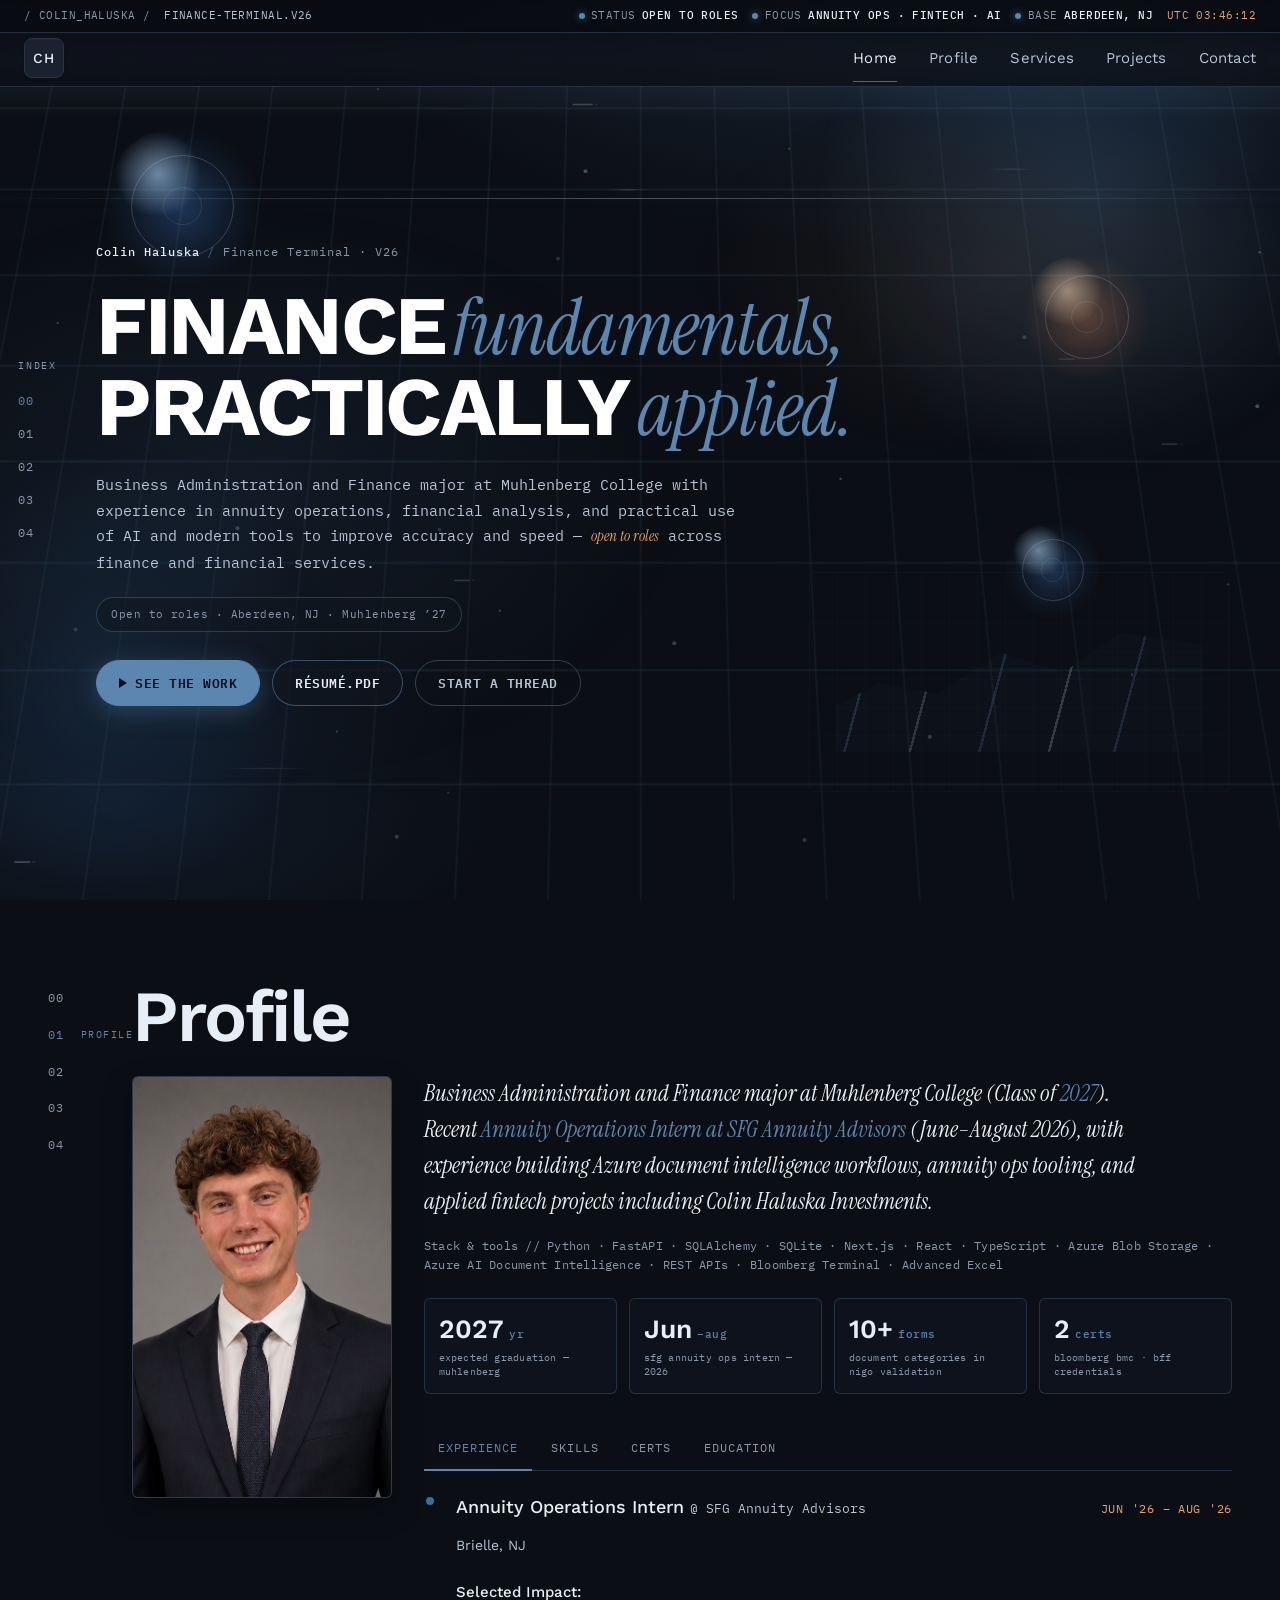
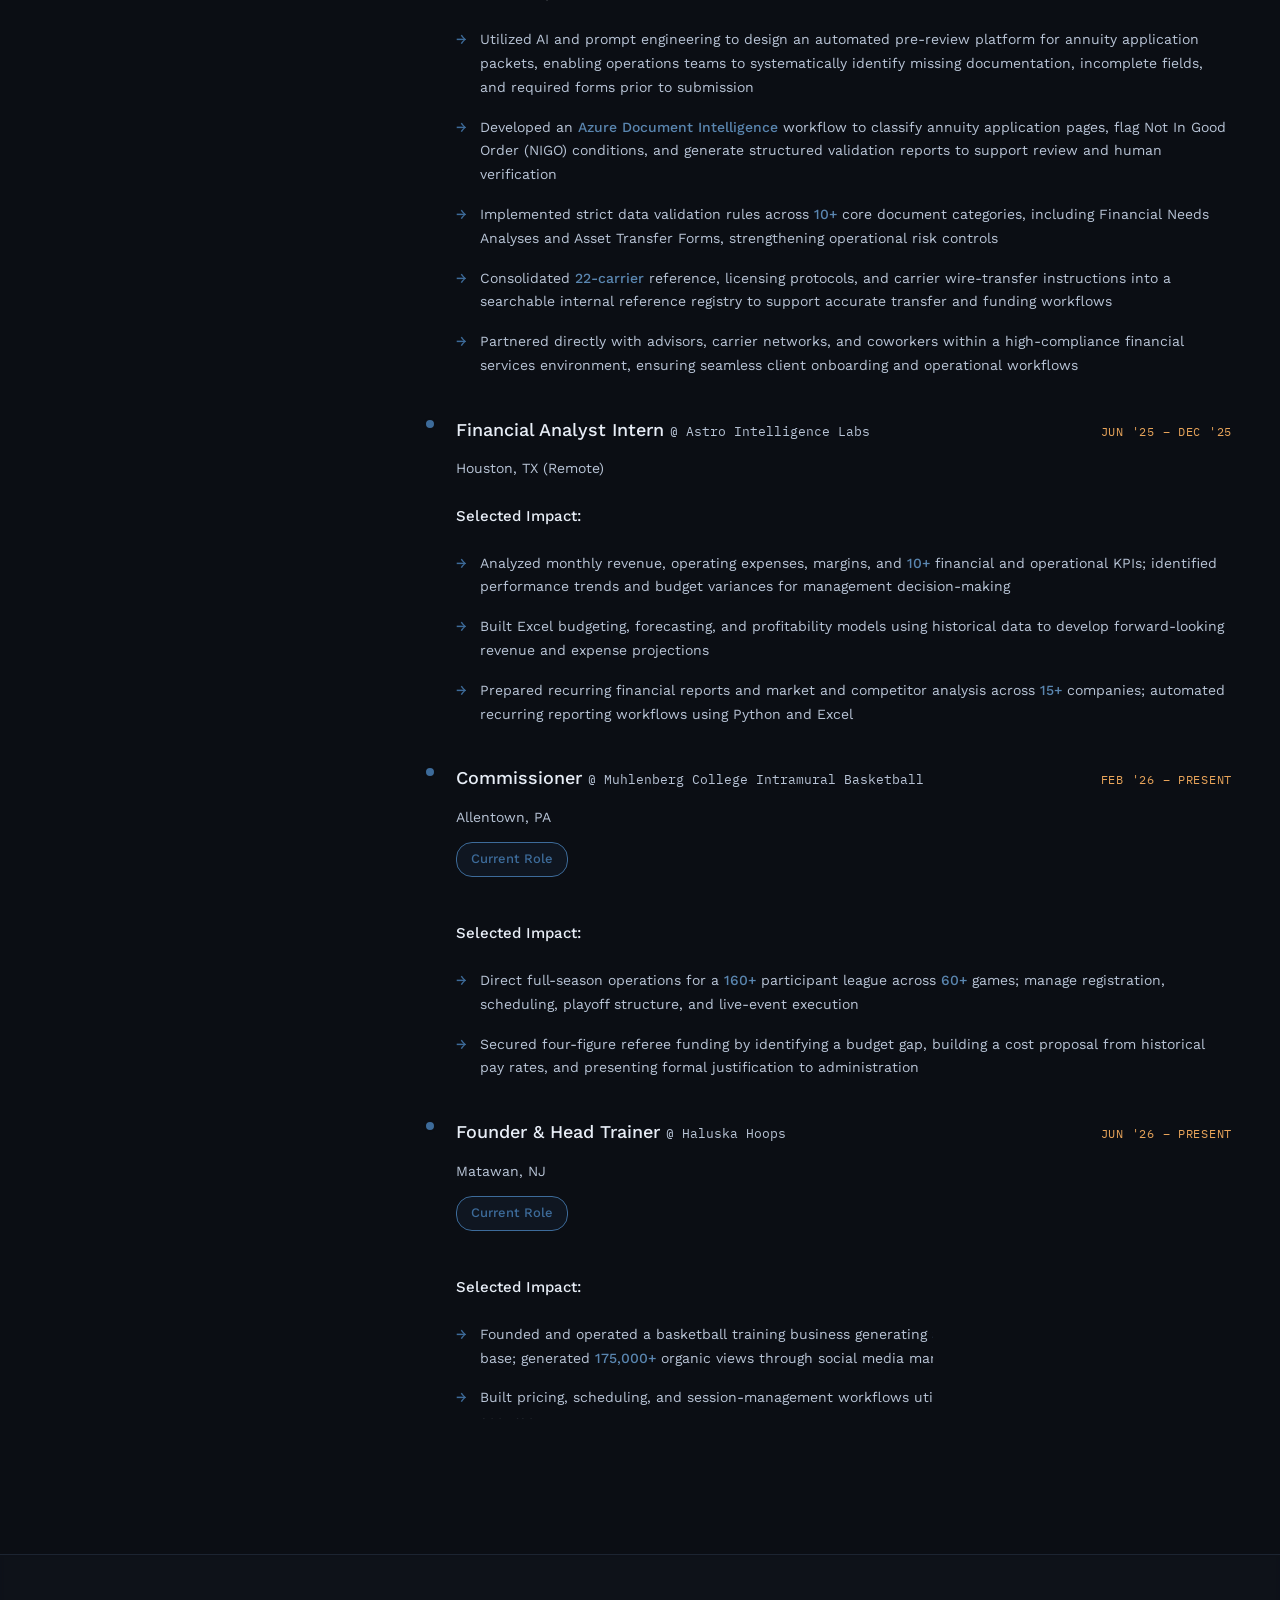
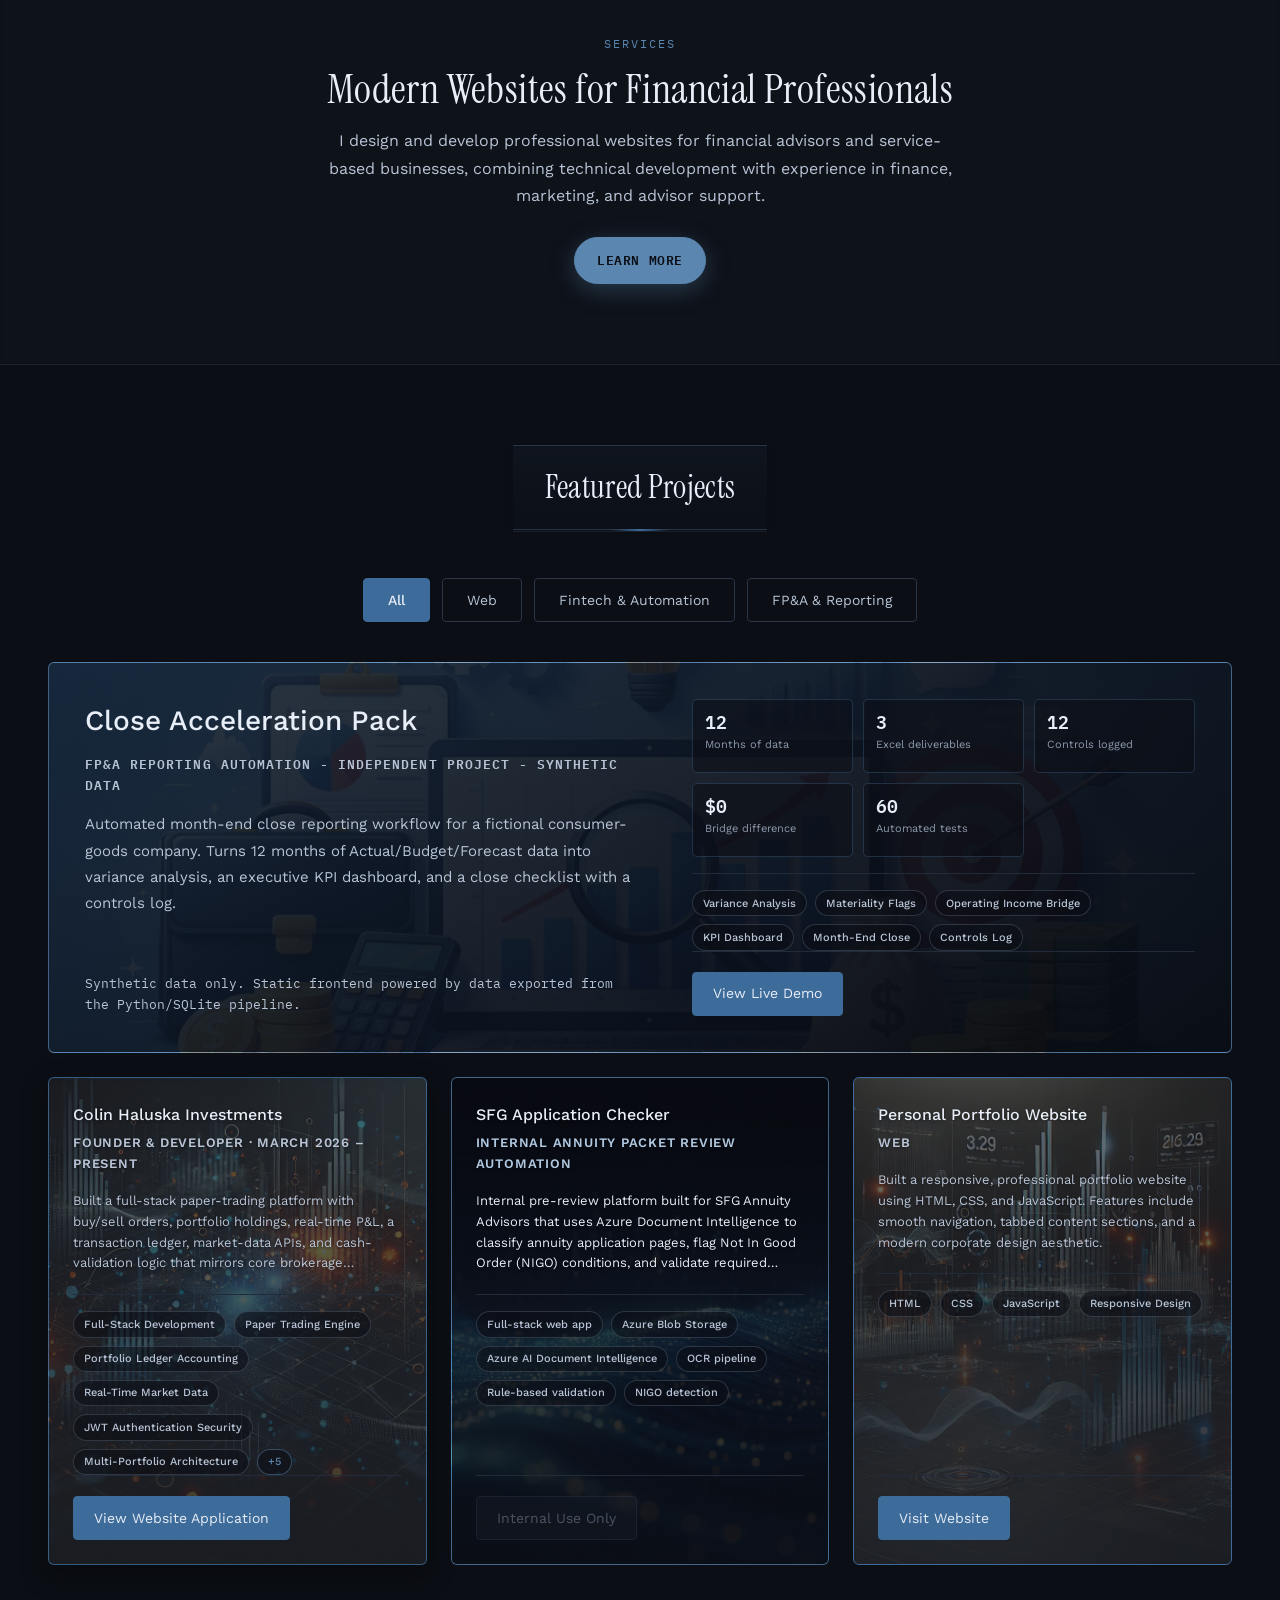
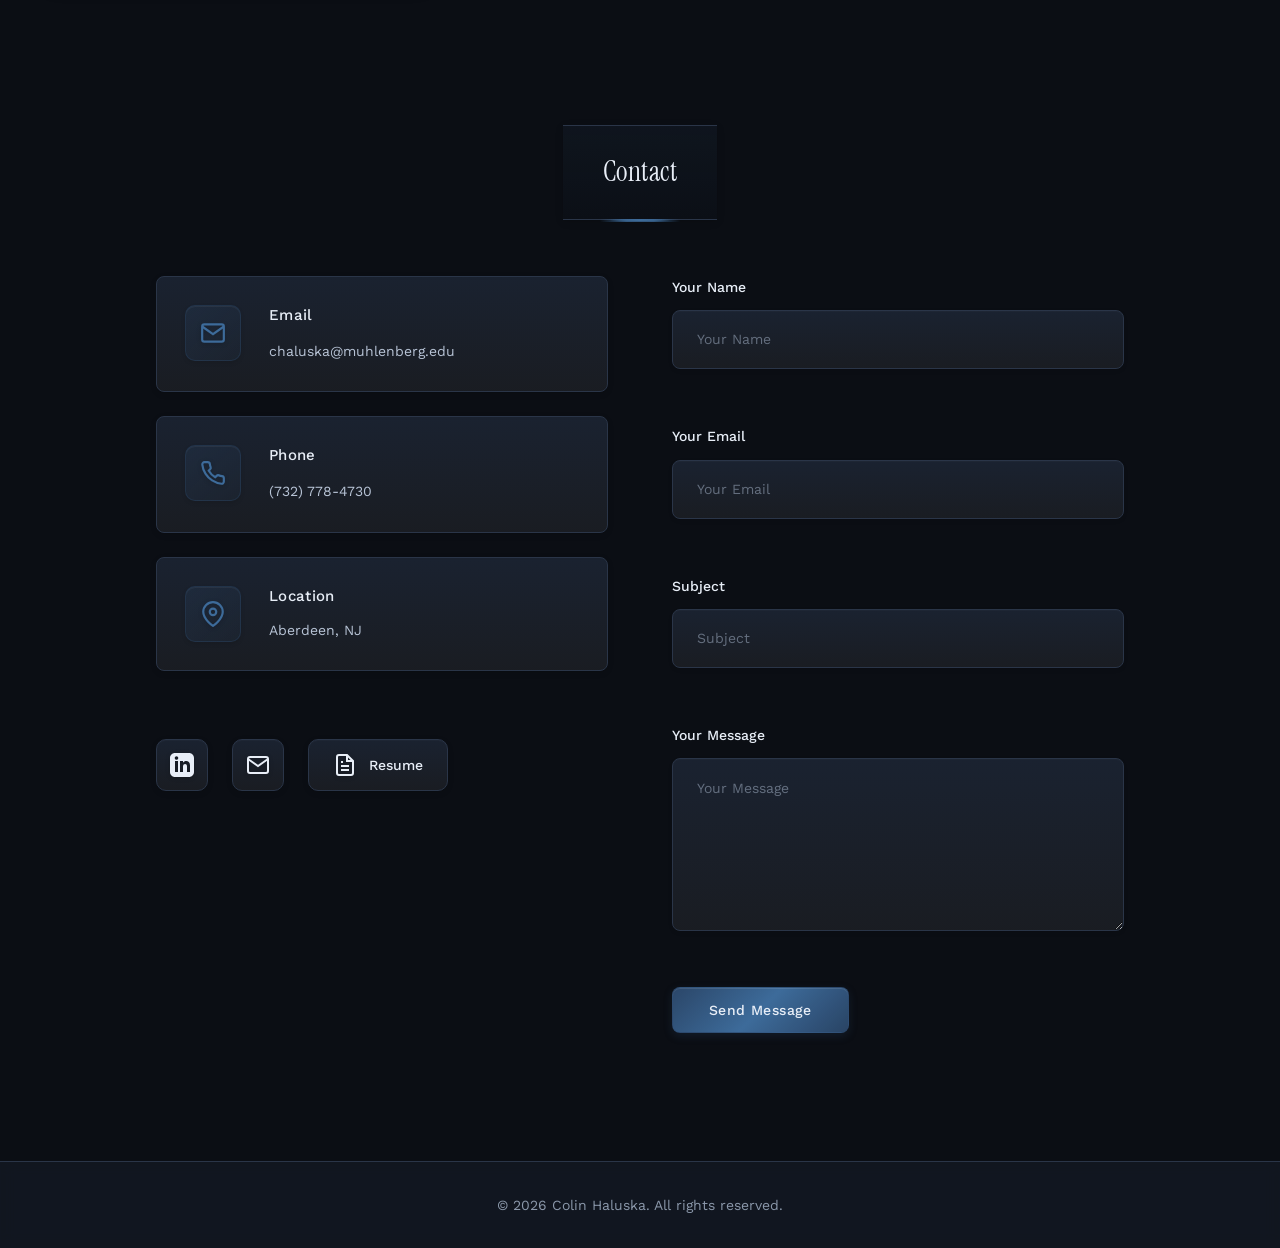
<file: index.html>
<!DOCTYPE html>
<html lang="en">
<head>
    <meta charset="UTF-8">
    <meta name="viewport" content="width=device-width, initial-scale=1.0">
    <title>Colin | Finance & Business Professional</title>
    <link rel="icon" type="image/svg+xml" href="favicon.svg">
    <link rel="alternate icon" href="favicon.ico">
    <link rel="stylesheet" href="styles.css">
    <link rel="preconnect" href="https://fonts.googleapis.com">
    <link rel="preconnect" href="https://fonts.gstatic.com" crossorigin>
    <link href="https://fonts.googleapis.com/css2?family=IBM+Plex+Mono:wght@400;500;600&family=Instrument+Serif:ital@0;1&family=Work+Sans:wght@300;400;500;600;700&display=swap" rel="stylesheet">
</head>
<body>
    <!-- Skip to main content link for accessibility -->
    <a href="#home" class="skip-link">Skip to main content</a>

    <!-- Ambient finance-terminal background -->
    <div id="ambient-bg" class="ambient-bg" aria-hidden="true">
        <div class="ambient-grid"></div>
        <div class="ambient-glow ambient-glow-a"></div>
        <div class="ambient-glow ambient-glow-b"></div>
        <div class="ambient-glow ambient-glow-c"></div>
        <div class="ambient-orb ambient-orb-blue-1"></div>
        <div class="ambient-orb ambient-orb-blue-2"></div>
        <div class="ambient-orb ambient-orb-blue-3"></div>
        <div class="ambient-orb ambient-orb-orange-1"></div>
        <div class="ambient-orb ambient-orb-orange-2"></div>
        <div class="ambient-orb ambient-orb-orange-3"></div>
        <div class="ambient-scan"></div>
        <div class="ambient-stream ambient-stream-1"></div>
        <div class="ambient-stream ambient-stream-2"></div>
        <div class="ambient-stream ambient-stream-3"></div>
        <div class="ambient-chart"></div>
        <canvas id="ambient-canvas" class="ambient-canvas"></canvas>
    </div>

    <!-- System status bar -->
    <div class="status-bar" aria-label="Profile status">
        <div class="status-bar-inner">
            <div class="status-left">
                <span>/ COLIN_HALUSKA /</span>
                <span class="status-muted">FINANCE-TERMINAL.V26</span>
            </div>
            <div class="status-right">
                <span class="status-item"><i class="status-dot"></i>STATUS <strong>OPEN TO ROLES</strong></span>
                <span class="status-item"><i class="status-dot"></i>FOCUS <strong>ANNUITY OPS · FINTECH · AI</strong></span>
                <span class="status-item"><i class="status-dot"></i>BASE <strong>ABERDEEN, NJ</strong></span>
                <span class="status-item status-clock" id="status-clock">UTC --:--:--</span>
            </div>
        </div>
    </div>

    <!-- Navigation -->
    <nav class="navbar" id="navbar" role="navigation" aria-label="Main navigation">
        <div class="nav-container">
            <div class="nav-logo">
                <a href="#home" class="logo-link" aria-label="Colin Haluska - Home">
                    <div class="logo-square">
                        <span class="logo-monogram">CH</span>
                    </div>
                </a>
            </div>
            <ul class="nav-menu" id="nav-menu" role="menubar">
                <li class="nav-item" role="none">
                    <a href="#home" class="nav-link" role="menuitem">Home</a>
                </li>
                <li class="nav-item" role="none">
                    <a href="#about" class="nav-link" role="menuitem">Profile</a>
                </li>
                <li class="nav-item" role="none">
                    <a href="services/" class="nav-link" role="menuitem">Services</a>
                </li>
                <li class="nav-item" role="none">
                    <a href="#projects" class="nav-link" role="menuitem">Projects</a>
                </li>
                <li class="nav-item" role="none">
                    <a href="#contact" class="nav-link" role="menuitem">Contact</a>
                </li>
            </ul>
            <button class="nav-toggle" id="nav-toggle" aria-label="Toggle navigation menu" aria-expanded="false" aria-controls="nav-menu">
                <span class="bar"></span>
                <span class="bar"></span>
                <span class="bar"></span>
            </button>
        </div>
    </nav>

    <!-- Hero Section -->
    <section id="home" class="hero">
        <aside class="hero-rail" aria-label="Page index">
            <span class="hero-rail-label">INDEX</span>
            <a href="#home" class="hero-rail-item active"><span>00</span></a>
            <a href="#about" class="hero-rail-item"><span>01</span></a>
            <a href="#services" class="hero-rail-item"><span>02</span></a>
            <a href="#projects" class="hero-rail-item"><span>03</span></a>
            <a href="#contact" class="hero-rail-item"><span>04</span></a>
        </aside>

        <div class="hero-container">
            <div class="hero-content hero-intro">
                <p class="hero-kicker">
                    <span class="hero-kicker-name">Colin Haluska</span>
                    <span class="hero-kicker-sep">/</span>
                    <span>Finance Terminal · V26</span>
                </p>

                <h1 class="hero-headline">
                    <span class="hero-line"><span class="hero-strong">FINANCE</span> <em>fundamentals,</em></span>
                    <span class="hero-line"><span class="hero-strong">PRACTICALLY</span> <em>applied.</em></span>
                </h1>

                <p class="hero-bio">
                    Business Administration and Finance major at Muhlenberg College with experience in annuity operations, financial analysis, and practical use of AI and modern tools to improve accuracy and speed —
                    <em>open to roles</em> across finance and financial services.
                </p>

                <p class="hero-pill">
                    Open to roles · Aberdeen, NJ · Muhlenberg ’27
                </p>

                <div class="hero-buttons">
                    <a href="#projects" class="cta-button cta-primary">
                        <span class="cta-play" aria-hidden="true"></span>
                        See the Work
                    </a>
                    <a href="assets/Colin_Haluska_Resume.pdf" download="Colin_Haluska_Resume.pdf" class="cta-button cta-secondary" aria-label="Download Colin Haluska resume PDF">Résumé.pdf</a>
                    <a href="#contact" class="cta-button cta-ghost">Start a Thread</a>
                </div>
            </div>
        </div>
    </section>

    <!-- Profile / About Section -->
    <section id="about" class="section profile-section">
        <div class="container profile-shell">
            <aside class="profile-rail" aria-label="Section index">
                <a href="#home" class="rail-item" data-rail="00"><span>00</span></a>
                <a href="#about" class="rail-item active" data-rail="01"><span>01</span><em>PROFILE</em></a>
                <a href="#services" class="rail-item" data-rail="02"><span>02</span></a>
                <a href="#projects" class="rail-item" data-rail="03"><span>03</span></a>
                <a href="#contact" class="rail-item" data-rail="04"><span>04</span></a>
            </aside>

            <div class="profile-main">
                <header class="profile-header">
                    <h2 class="profile-title">Profile</h2>
                </header>

                <div class="profile-layout">
                    <div class="profile-media">
                        <figure class="profile-portrait">
                            <img src="assets/profile-headshot.png" alt="Colin Haluska professional headshot">
                        </figure>
                    </div>

                    <div class="profile-body">
                        <p class="profile-lede">
                            Business Administration and Finance major at Muhlenberg College (Class of <span class="accent">2027</span>). Recent <span class="accent">Annuity Operations Intern at SFG Annuity Advisors</span> (June–August 2026), with experience building Azure document intelligence workflows, annuity ops tooling, and applied fintech projects including Colin Haluska Investments.
                        </p>
                        <p class="profile-tech">
                            Stack &amp; tools // Python · FastAPI · SQLAlchemy · SQLite · Next.js · React · TypeScript · Azure Blob Storage · Azure AI Document Intelligence · REST APIs · Bloomberg Terminal · Advanced Excel
                        </p>

                        <div class="profile-stats" aria-label="Key profile metrics">
                            <div class="stat-card">
                                <div class="stat-value">2027<span class="stat-unit">yr</span></div>
                                <div class="stat-label">expected graduation — muhlenberg</div>
                            </div>
                            <div class="stat-card">
                                <div class="stat-value">Jun<span class="stat-unit">–Aug</span></div>
                                <div class="stat-label">sfg annuity ops intern — 2026</div>
                            </div>
                            <div class="stat-card">
                                <div class="stat-value">10+<span class="stat-unit">forms</span></div>
                                <div class="stat-label">document categories in nigo validation</div>
                            </div>
                            <div class="stat-card">
                                <div class="stat-value">2<span class="stat-unit">certs</span></div>
                                <div class="stat-label">bloomberg bmc · bff credentials</div>
                            </div>
                        </div>

                        <div class="about-tabs profile-tabs">
                            <div class="tab-buttons" role="tablist" aria-label="Profile detail tabs">
                                <button class="tab-button active" data-tab="experience" role="tab" aria-selected="true" aria-controls="tab-experience" id="tab-button-experience">Experience</button>
                                <button class="tab-button" data-tab="skills" role="tab" aria-selected="false" aria-controls="tab-skills" id="tab-button-skills">Skills</button>
                                <button class="tab-button" data-tab="certifications" role="tab" aria-selected="false" aria-controls="tab-certifications" id="tab-button-certifications">Certs</button>
                                <button class="tab-button" data-tab="education" role="tab" aria-selected="false" aria-controls="tab-education" id="tab-button-education">Education</button>
                            </div>
                            <div class="tab-content">
                                <div class="tab-pane active" id="tab-experience" role="tabpanel" aria-labelledby="tab-button-experience">
                                    <div class="experience-timeline">
                                        <div class="experience-item">
                                            <div class="experience-marker">
                                                <div class="experience-circle"></div>
                                                <div class="experience-line"></div>
                                            </div>
                                            <div class="experience-content">
                                                <div class="experience-heading-row">
                                                    <h3 class="experience-title">Annuity Operations Intern <span class="experience-at">@ SFG Annuity Advisors</span></h3>
                                                    <span class="experience-when">JUN '26 – AUG '26</span>
                                                </div>
                                                <p class="experience-company">Brielle, NJ</p>
                                                <div class="experience-role-focus">
                                                    <h4>Selected Impact:</h4>
                                                    <ul class="experience-list">
                                                        <li>Utilized AI and prompt engineering to design an automated pre-review platform for annuity application packets, enabling operations teams to systematically identify missing documentation, incomplete fields, and required forms prior to submission</li>
                                                        <li>Developed an <span class="accent">Azure Document Intelligence</span> workflow to classify annuity application pages, flag Not In Good Order (NIGO) conditions, and generate structured validation reports to support review and human verification</li>
                                                        <li>Implemented strict data validation rules across <span class="accent">10+</span> core document categories, including Financial Needs Analyses and Asset Transfer Forms, strengthening operational risk controls</li>
                                                        <li>Consolidated <span class="accent">22-carrier</span> reference, licensing protocols, and carrier wire-transfer instructions into a searchable internal reference registry to support accurate transfer and funding workflows</li>
                                                        <li>Partnered directly with advisors, carrier networks, and coworkers within a high-compliance financial services environment, ensuring seamless client onboarding and operational workflows</li>
                                                    </ul>
                                                </div>
                                            </div>
                                        </div>

                                        <div class="experience-item">
                                            <div class="experience-marker">
                                                <div class="experience-circle"></div>
                                                <div class="experience-line"></div>
                                            </div>
                                            <div class="experience-content">
                                                <div class="experience-heading-row">
                                                    <h3 class="experience-title">Financial Analyst Intern <span class="experience-at">@ Astro Intelligence Labs</span></h3>
                                                    <span class="experience-when">JUN '25 – DEC '25</span>
                                                </div>
                                                <p class="experience-company">Houston, TX (Remote)</p>
                                                <div class="experience-role-focus">
                                                    <h4>Selected Impact:</h4>
                                                    <ul class="experience-list">
                                                        <li>Analyzed monthly revenue, operating expenses, margins, and <span class="accent">10+</span> financial and operational KPIs; identified performance trends and budget variances for management decision-making</li>
                                                        <li>Built Excel budgeting, forecasting, and profitability models using historical data to develop forward-looking revenue and expense projections</li>
                                                        <li>Prepared recurring financial reports and market and competitor analysis across <span class="accent">15+</span> companies; automated recurring reporting workflows using Python and Excel</li>
                                                    </ul>
                                                </div>
                                            </div>
                                        </div>

                                        <div class="experience-item">
                                            <div class="experience-marker">
                                                <div class="experience-circle"></div>
                                                <div class="experience-line"></div>
                                            </div>
                                            <div class="experience-content">
                                                <div class="experience-heading-row">
                                                    <h3 class="experience-title">Commissioner <span class="experience-at">@ Muhlenberg College Intramural Basketball</span></h3>
                                                    <span class="experience-when">FEB '26 – PRESENT</span>
                                                </div>
                                                <p class="experience-company">Allentown, PA</p>
                                                <div class="experience-date-badge">Current Role</div>
                                                <div class="experience-role-focus">
                                                    <h4>Selected Impact:</h4>
                                                    <ul class="experience-list">
                                                        <li>Direct full-season operations for a <span class="accent">160+</span> participant league across <span class="accent">60+</span> games; manage registration, scheduling, playoff structure, and live-event execution</li>
                                                        <li>Secured four-figure referee funding by identifying a budget gap, building a cost proposal from historical pay rates, and presenting formal justification to administration</li>
                                                    </ul>
                                                </div>
                                            </div>
                                        </div>

                                        <div class="experience-item">
                                            <div class="experience-marker">
                                                <div class="experience-circle"></div>
                                                <div class="experience-line"></div>
                                            </div>
                                            <div class="experience-content">
                                                <div class="experience-heading-row">
                                                    <h3 class="experience-title">Founder &amp; Head Trainer <span class="experience-at">@ Haluska Hoops</span></h3>
                                                    <span class="experience-when">JUN '26 – PRESENT</span>
                                                </div>
                                                <p class="experience-company">Matawan, NJ</p>
                                                <div class="experience-date-badge">Current Role</div>
                                                <div class="experience-role-focus">
                                                    <h4>Selected Impact:</h4>
                                                    <ul class="experience-list">
                                                        <li>Founded and operated a basketball training business generating <span class="accent">$8,000+</span> in revenue across an <span class="accent">18+</span> client base; generated <span class="accent">175,000+</span> organic views through social media marketing campaigns</li>
                                                        <li>Built pricing, scheduling, and session-management workflows utilizing AI to enhance efficiency and accuracy</li>
                                                    </ul>
                                                </div>
                                            </div>
                                        </div>
                                    </div>
                                </div>
                                <div class="tab-pane" id="tab-skills" role="tabpanel" aria-labelledby="tab-button-skills">
                                    <div class="skills-grid">
                                        <div class="skill-category">
                                            <h4>Financial &amp; Operations</h4>
                                            <p>Bloomberg Terminal, Financial Modeling, Equity Research, Portfolio Analysis, Asset Transfer Workflows, NIGO Review, Annuity Operations, Variance Analysis, Budgeting &amp; Forecasting, Month-End Close, KPI Reporting, Financial Statement Analysis, Internal Controls</p>
                                        </div>
                                        <div class="skill-category">
                                            <h4>Technical &amp; Software</h4>
                                            <p>Python, pandas, openpyxl, FastAPI, SQLAlchemy, SQLite, Next.js, React, TypeScript, Vite, Tailwind CSS, Recharts, HTML/CSS/JavaScript, REST APIs, Azure Blob Storage, Azure AI Document Intelligence, Advanced Excel, ChatGPT, Claude, Claude Code, Cursor, AI Agent Orchestration, Prompt Engineering, Vercel, Git/GitHub</p>
                                        </div>
                                        <div class="skill-category">
                                            <h4>Certifications</h4>
                                            <p>Bloomberg Market Concepts (BMC) · Bloomberg Finance Fundamentals (BFF)</p>
                                        </div>
                                    </div>
                                </div>
                                <div class="tab-pane" id="tab-certifications" role="tabpanel" aria-labelledby="tab-button-certifications">
                                    <div class="certifications-grid">
                                        <div class="certification-card">
                                            <div class="cert-logo bloomberg-logo">
                                                <span class="bloomberg-b">B</span>
                                            </div>
                                            <h3 class="cert-name">Bloomberg Finance Fundamentals</h3>
                                            <p class="cert-issuer">Bloomberg</p>
                                            <p class="cert-date">Issued Dec 2024</p>
                                            <p class="cert-id">Credential ID: q4tVzU1zVcahAK8TYicGfvEm</p>
                                            <div class="cert-skills">
                                                <span>Portfolio Management</span>
                                                <span>Stock Exchange</span>
                                                <span>Financial Analysis</span>
                                            </div>
                                        </div>
                                        <div class="certification-card">
                                            <div class="cert-logo bloomberg-logo">
                                                <span class="bloomberg-b">B</span>
                                            </div>
                                            <h3 class="cert-name">Bloomberg Market Concepts</h3>
                                            <p class="cert-issuer">Bloomberg</p>
                                            <p class="cert-date">Issued Dec 2024</p>
                                            <p class="cert-id">Credential ID: 1UFW2xK2YmkE1ca3EGpJBkPB</p>
                                            <div class="cert-skills">
                                                <span>Market Concepts</span>
                                                <span>Financial Markets</span>
                                                <span>Investment Analysis</span>
                                            </div>
                                        </div>
                                    </div>
                                </div>
                                <div class="tab-pane" id="tab-education" role="tabpanel" aria-labelledby="tab-button-education">
                                    <div class="education-timeline">
                                        <div class="education-item">
                                            <div class="education-marker">
                                                <div class="education-circle"></div>
                                                <div class="education-line"></div>
                                            </div>
                                            <div class="education-content">
                                                <h3 class="education-school">Muhlenberg College</h3>
                                                <p class="education-dates">Allentown, PA · Class of 2027</p>
                                                <p class="education-degree">Majors: Business Administration and Finance</p>
                                                <p class="education-degree">GPA: Business 3.444 · Finance 3.222</p>
                                                <div class="coursework-section">
                                                    <h4>Leadership &amp; Activities</h4>
                                                    <div class="coursework-category">
                                                        <h5>Leadership</h5>
                                                        <ul class="course-list">
                                                            <li>Alpha Tau Omega — Head of Philanthropy (Spring 2026 – Present)</li>
                                                            <li>Muhlenberg College Men's Basketball Program — Varsity Athlete (2023 – 2025)</li>
                                                            <li>Investment Society — Member Analyst (October 2023 – Present); conduct fundamental equity research and financial statement analysis for a student-managed $1.5M fund</li>
                                                        </ul>
                                                    </div>
                                                </div>
                                            </div>
                                        </div>
                                    </div>
                                </div>
                            </div>
                        </div>
                    </div>
                </div>
            </div>
        </div>
    </section>

    <!-- Services Preview Section -->
    <section id="services" class="section services-section services-preview section-alt">
        <div class="container">
            <header class="services-header">
                <p class="services-eyebrow">SERVICES</p>
                <h2 class="services-headline">Modern Websites for Financial Professionals</h2>
                <p class="services-intro">
                    I design and develop professional websites for financial advisors and service-based businesses, combining technical development with experience in finance, marketing, and advisor support.
                </p>
            </header>
            <div class="services-preview-cta">
                <a href="services/" class="cta-button cta-primary" aria-label="Learn more about website development services">Learn More</a>
            </div>
        </div>
    </section>

    <!-- Projects Section -->
    <section id="projects" class="section">
        <div class="container">
            <h2 class="section-title">Featured Projects</h2>
            <div class="projects-tabs">
                <div class="project-tab-buttons" role="group" aria-label="Filter projects by category">
                    <button class="project-tab-button active" data-project-filter="all" aria-pressed="true">All</button>
                    <button class="project-tab-button" data-project-filter="web" aria-pressed="false">Web</button>
                    <button class="project-tab-button" data-project-filter="fintech" aria-pressed="false">Fintech &amp; Automation</button>
                    <button class="project-tab-button" data-project-filter="fpa" aria-pressed="false">FP&amp;A &amp; Reporting</button>
                </div>
                <div class="projects-content">
                    <div class="projects-grid is-all" id="project-grid" aria-live="polite">
                        <article class="project-card close-acceleration-card" data-category="fintech fpa">
                            <div class="project-featured-layout">
                                <div class="project-featured-copy">
                                    <h3>Close Acceleration Pack</h3>
                                    <p class="project-eyebrow">FP&amp;A REPORTING AUTOMATION - INDEPENDENT PROJECT - SYNTHETIC DATA</p>
                                    <p class="project-summary">Automated month-end close reporting workflow for a fictional consumer-goods company. Turns 12 months of Actual/Budget/Forecast data into variance analysis, an executive KPI dashboard, and a close checklist with a controls log.</p>
                                    <p class="project-footnote">Synthetic data only. Static frontend powered by data exported from the Python/SQLite pipeline.</p>
                                </div>
                                <div class="project-featured-details">
                                    <div class="project-stats" aria-label="Close Acceleration Pack statistics">
                                        <div class="project-stat"><strong>12</strong><span>Months of data</span></div>
                                        <div class="project-stat"><strong>3</strong><span>Excel deliverables</span></div>
                                        <div class="project-stat"><strong>12</strong><span>Controls logged</span></div>
                                        <div class="project-stat"><strong>$0</strong><span>Bridge difference</span></div>
                                        <div class="project-stat"><strong>60</strong><span>Automated tests</span></div>
                                    </div>
                                    <div class="project-chips" aria-label="Technologies and capabilities">
                                        <span>Variance Analysis</span>
                                        <span>Materiality Flags</span>
                                        <span>Operating Income Bridge</span>
                                        <span>KPI Dashboard</span>
                                        <span>Month-End Close</span>
                                        <span>Controls Log</span>
                                    </div>
                                    <div class="project-actions">
                                        <a href="https://close-acceleration-pack.vercel.app/" target="_blank" rel="noopener noreferrer" class="project-link-button" aria-label="View Close Acceleration Pack live demo"><span>View Live Demo</span></a>
                                    </div>
                                </div>
                            </div>
                        </article>

                        <article class="project-card portfolio-tracker-card chi-investments-card" data-category="fintech">
                            <h3>Colin Haluska Investments</h3>
                            <p class="project-subtitle">Founder &amp; Developer · March 2026 – Present</p>
                            <p class="project-summary">Built a full-stack paper-trading platform with buy/sell orders, portfolio holdings, real-time P&amp;L, a transaction ledger, market-data APIs, and cash-validation logic that mirrors core brokerage workflows.</p>
                            <div class="project-chips" aria-label="Technologies and capabilities">
                                <span>Full-Stack Development</span>
                                <span>Paper Trading Engine</span>
                                <span>Portfolio Ledger Accounting</span>
                                <span>Real-Time Market Data</span>
                                <span>JWT Authentication Security</span>
                                <span>Multi-Portfolio Architecture</span>
                                <span>RESTful API Backend</span>
                                <span>Database Engineering</span>
                                <span>Cloud Deployment &amp; DevOps</span>
                                <span>Cybersecurity &amp; App Security</span>
                                <span>Financial Systems &amp; FinTech Engineering</span>
                            </div>
                            <div class="project-actions">
                                <a href="https://www.colinhaluskainvestments.com/" target="_blank" rel="noopener noreferrer" class="project-link-button" aria-label="View Colin Haluska Investments website application">
                                    <span>View Website Application</span>
                                </a>
                            </div>
                        </article>

                        <article class="project-card sfg-checker-card" data-category="fintech">
                            <h3>SFG Application Checker</h3>
                            <p class="project-subtitle">Internal Annuity Packet Review Automation</p>
                            <p class="project-summary">Internal pre-review platform built for SFG Annuity Advisors that uses Azure Document Intelligence to classify annuity application pages, flag Not In Good Order (NIGO) conditions, and validate required forms across 10+ document categories before submission.</p>
                            <div class="project-chips" aria-label="Technologies and capabilities">
                                <span>Full-stack web app</span>
                                <span>Azure Blob Storage</span>
                                <span>Azure AI Document Intelligence</span>
                                <span>OCR pipeline</span>
                                <span>Rule-based validation</span>
                                <span>NIGO detection</span>
                            </div>
                            <div class="project-actions">
                                <button class="project-link-button" disabled aria-label="SFG Application Checker is for internal use only">
                                    <span>Internal Use Only</span>
                                </button>
                            </div>
                        </article>

                        <article class="project-card portfolio-website-card" data-category="web">
                            <h3>Personal Portfolio Website</h3>
                            <p class="project-subtitle">Web</p>
                            <p class="project-summary">Built a responsive, professional portfolio website using HTML, CSS, and JavaScript. Features include smooth navigation, tabbed content sections, and a modern corporate design aesthetic.</p>
                            <div class="project-chips" aria-label="Technologies and capabilities">
                                <span>HTML</span>
                                <span>CSS</span>
                                <span>JavaScript</span>
                                <span>Responsive Design</span>
                            </div>
                            <div class="project-actions">
                                <a href="https://chaluska4.github.io" target="_blank" rel="noopener noreferrer" class="project-link-button" aria-label="Visit the personal portfolio website">
                                    <span>Visit Website</span>
                                </a>
                            </div>
                        </article>
                    </div>
                </div>
            </div>
        </div>
    </section>

    <!-- Contact Section -->
    <section id="contact" class="section">
        <div class="container">
            <h2 class="section-title">Contact</h2>
            <div class="contact-content-wrapper">
                <div class="contact-info-column">
                    <div class="contact-info-card">
                        <div class="contact-icon">
                            <svg width="24" height="24" viewBox="0 0 24 24" fill="none" stroke="currentColor" stroke-width="2">
                                <path d="M4 4h16c1.1 0 2 .9 2 2v12c0 1.1-.9 2-2 2H4c-1.1 0-2-.9-2-2V6c0-1.1.9-2 2-2z"></path>
                                <polyline points="22,6 12,13 2,6"></polyline>
                            </svg>
                        </div>
                        <div class="contact-card-content">
                            <h4>Email</h4>
                            <a href="mailto:chaluska@muhlenberg.edu">chaluska@muhlenberg.edu</a>
                        </div>
                    </div>
                    <div class="contact-info-card">
                        <div class="contact-icon">
                            <svg width="24" height="24" viewBox="0 0 24 24" fill="none" stroke="currentColor" stroke-width="2">
                                <path d="M22 16.92v3a2 2 0 0 1-2.18 2 19.79 19.79 0 0 1-8.63-3.07 19.5 19.5 0 0 1-6-6 19.79 19.79 0 0 1-3.07-8.67A2 2 0 0 1 4.11 2h3a2 2 0 0 1 2 1.72 12.84 12.84 0 0 0 .7 2.81 2 2 0 0 1-.45 2.11L8.09 9.91a16 16 0 0 0 6 6l1.27-1.27a2 2 0 0 1 2.11-.45 12.84 12.84 0 0 0 2.81.7A2 2 0 0 1 22 16.92z"></path>
                            </svg>
                        </div>
                        <div class="contact-card-content">
                            <h4>Phone</h4>
                            <a href="tel:+17327784730">(732) 778-4730</a>
                        </div>
                    </div>
                    <div class="contact-info-card">
                        <div class="contact-icon">
                            <svg width="24" height="24" viewBox="0 0 24 24" fill="none" stroke="currentColor" stroke-width="2">
                                <path d="M21 10c0 7-9 13-9 13s-9-6-9-13a9 9 0 0 1 18 0z"></path>
                                <circle cx="12" cy="10" r="3"></circle>
                            </svg>
                        </div>
                        <div class="contact-card-content">
                            <h4>Location</h4>
                            <p>Aberdeen, NJ</p>
                        </div>
                    </div>
                    <div class="contact-social">
                        <a href="https://www.linkedin.com/in/colin-haluska-05b6812b2/" target="_blank" rel="noopener noreferrer" class="social-link" aria-label="LinkedIn">
                            <svg width="20" height="20" viewBox="0 0 24 24" fill="currentColor">
                                <path d="M19 0h-14c-2.761 0-5 2.239-5 5v14c0 2.761 2.239 5 5 5h14c2.762 0 5-2.239 5-5v-14c0-2.761-2.238-5-5-5zm-11 19h-3v-11h3v11zm-1.5-12.268c-.966 0-1.75-.79-1.75-1.764s.784-1.764 1.75-1.764 1.75.79 1.75 1.764-.783 1.764-1.75 1.764zm13.5 12.268h-3v-5.604c0-3.368-4-3.113-4 0v5.604h-3v-11h3v1.765c1.396-2.586 7-2.777 7 2.476v6.759z"/>
                            </svg>
                        </a>
                        <a href="mailto:chaluska@muhlenberg.edu" class="social-link" aria-label="Email">
                            <svg width="20" height="20" viewBox="0 0 24 24" fill="none" stroke="currentColor" stroke-width="2">
                                <path d="M4 4h16c1.1 0 2 .9 2 2v12c0 1.1-.9 2-2 2H4c-1.1 0-2-.9-2-2V6c0-1.1.9-2 2-2z"></path>
                                <polyline points="22,6 12,13 2,6"></polyline>
                            </svg>
                        </a>
                        <a href="assets/Colin_Haluska_Resume.pdf" download="Colin_Haluska_Resume.pdf" class="social-link resume-link" id="download-resume" aria-label="Download Colin Haluska resume PDF">
                            <svg width="20" height="20" viewBox="0 0 24 24" fill="none" stroke="currentColor" stroke-width="2">
                                <path d="M14 2H6a2 2 0 0 0-2 2v16a2 2 0 0 0 2 2h12a2 2 0 0 0 2-2V8z"></path>
                                <polyline points="14 2 14 8 20 8"></polyline>
                                <line x1="16" y1="13" x2="8" y2="13"></line>
                                <line x1="16" y1="17" x2="8" y2="17"></line>
                                <polyline points="10 9 9 9 8 9"></polyline>
                            </svg>
                            <span class="resume-text">Resume</span>
                        </a>
                    </div>
                </div>
                <div class="contact-form-column">
                    <form class="contact-form" id="contact-form" novalidate>
                        <div class="form-group">
                            <label for="contact-name" class="form-label">Your Name</label>
                            <input type="text" id="contact-name" name="name" placeholder="Your Name" class="form-input" required aria-required="true" aria-describedby="name-error">
                            <span class="form-error" id="name-error" role="alert"></span>
                        </div>
                        <div class="form-group">
                            <label for="contact-email" class="form-label">Your Email</label>
                            <input type="email" id="contact-email" name="email" placeholder="Your Email" class="form-input" required aria-required="true" aria-describedby="email-error">
                            <span class="form-error" id="email-error" role="alert"></span>
                        </div>
                        <div class="form-group">
                            <label for="contact-subject" class="form-label">Subject</label>
                            <input type="text" id="contact-subject" name="subject" placeholder="Subject" class="form-input" required aria-required="true" aria-describedby="subject-error">
                            <span class="form-error" id="subject-error" role="alert"></span>
                        </div>
                        <div class="form-group">
                            <label for="contact-message" class="form-label">Your Message</label>
                            <textarea id="contact-message" name="message" placeholder="Your Message" class="form-input form-textarea" rows="6" required aria-required="true" aria-describedby="message-error"></textarea>
                            <span class="form-error" id="message-error" role="alert"></span>
                        </div>
                        <button type="submit" class="form-submit">
                            <span class="submit-text">Send Message</span>
                            <span class="submit-loader" aria-hidden="true"></span>
                        </button>
                    </form>
                </div>
            </div>
        </div>
    </section>

    <!-- Footer -->
    <footer class="footer">
        <div class="container">
            <p>&copy; 2026 Colin Haluska. All rights reserved.</p>
        </div>
    </footer>

    <script src="script.js" defer></script>
</body>
</html>
</file>
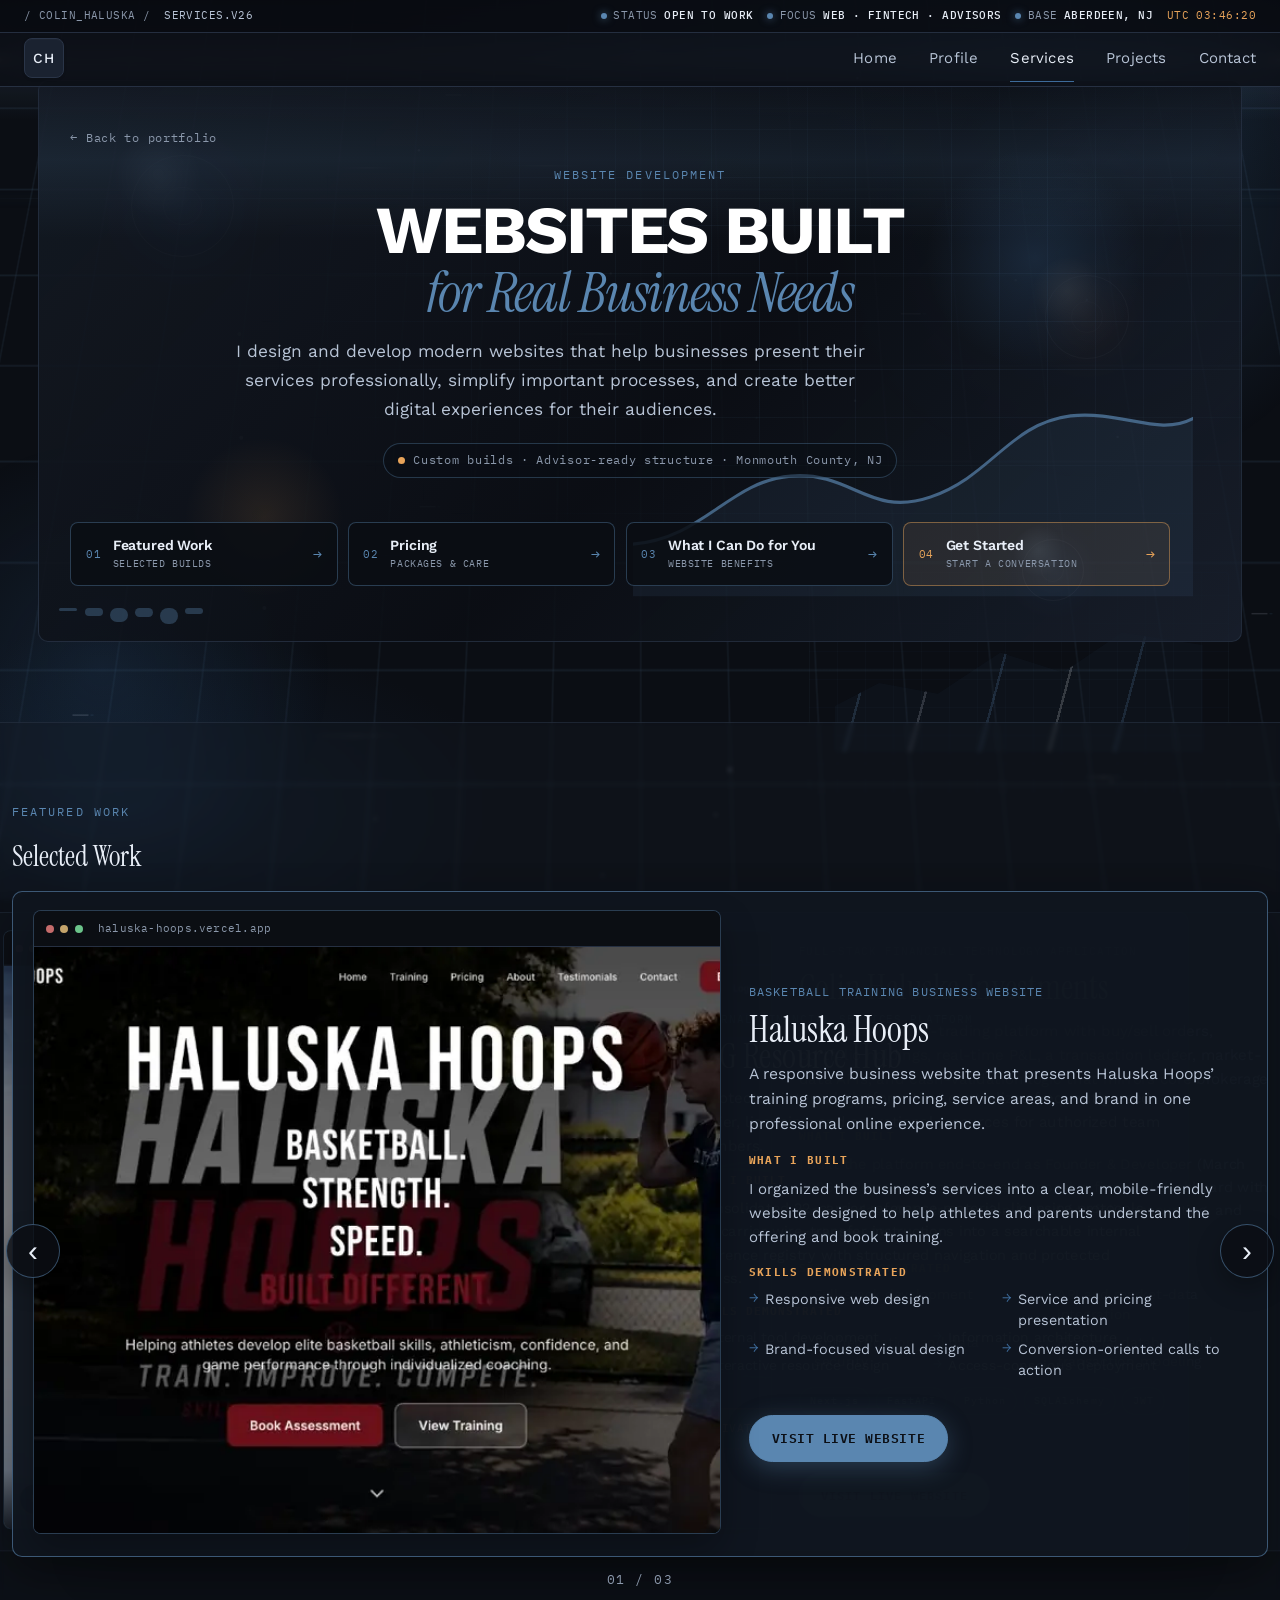
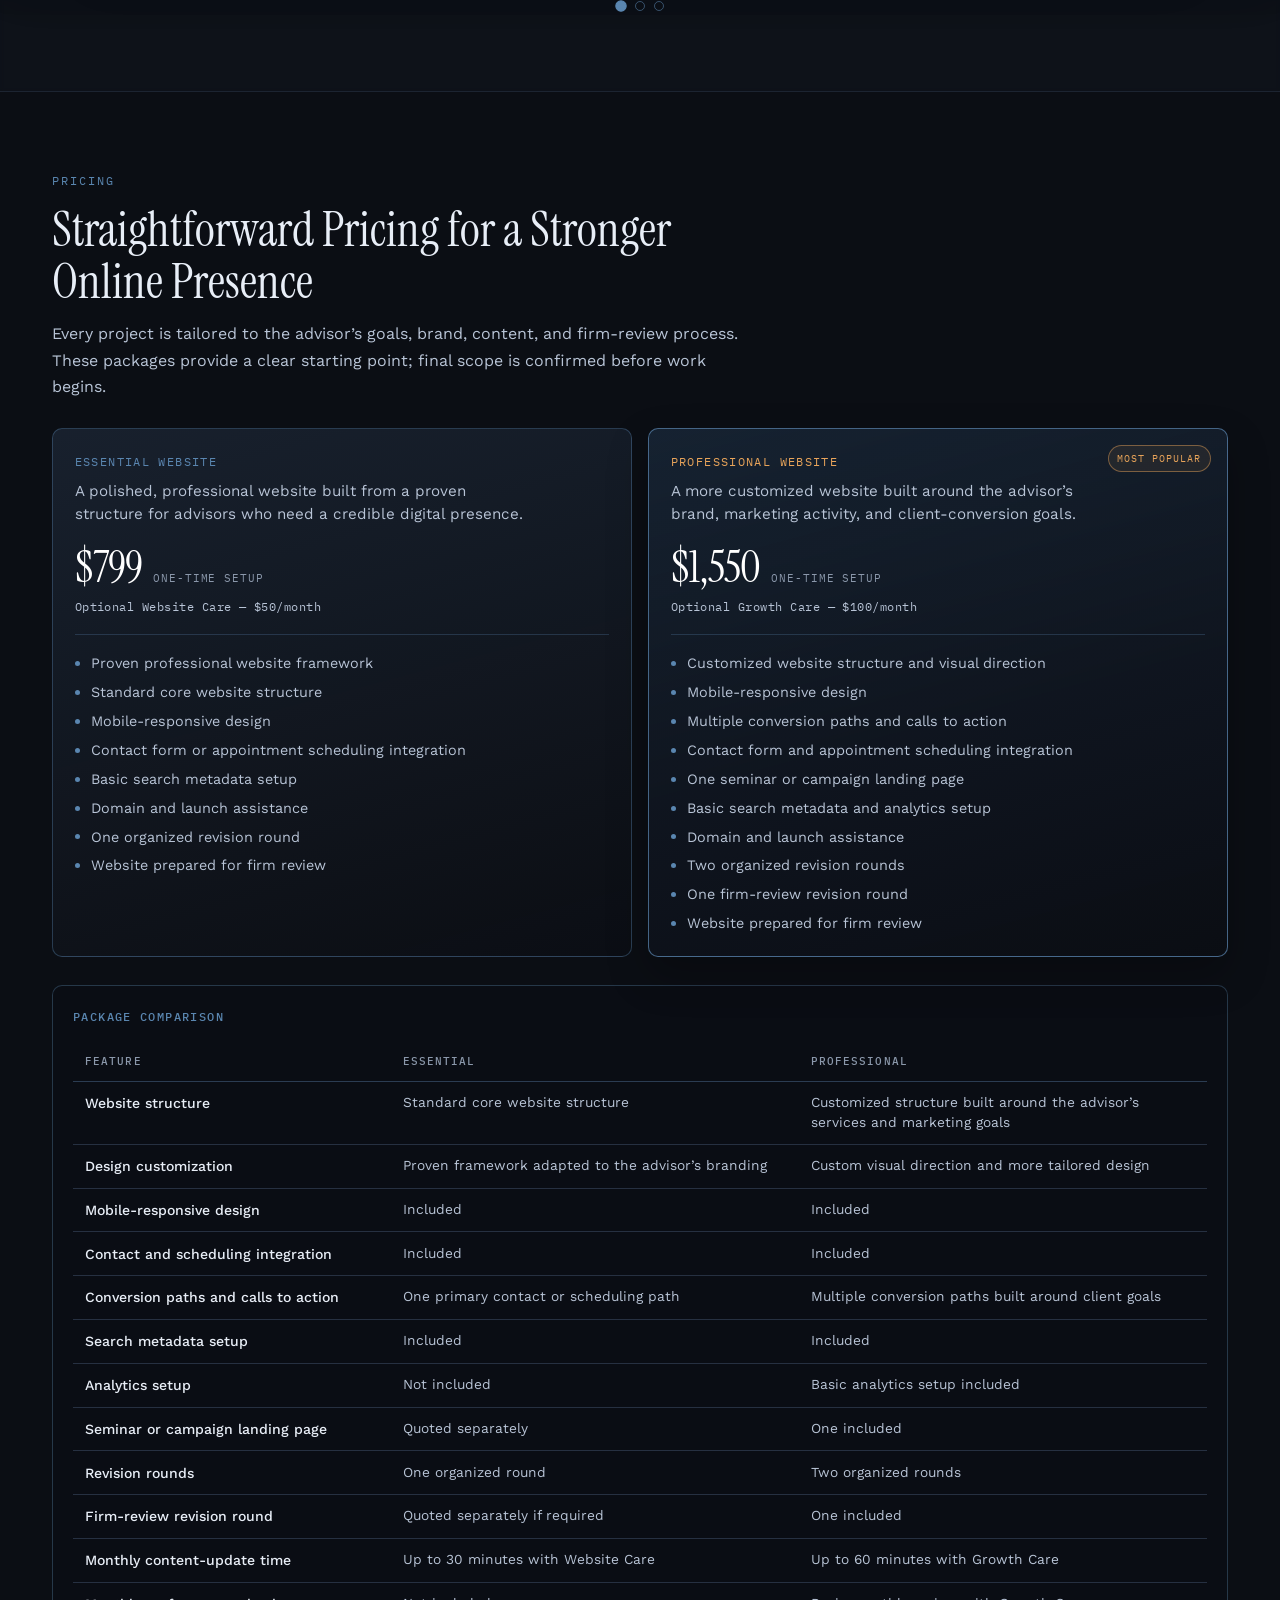
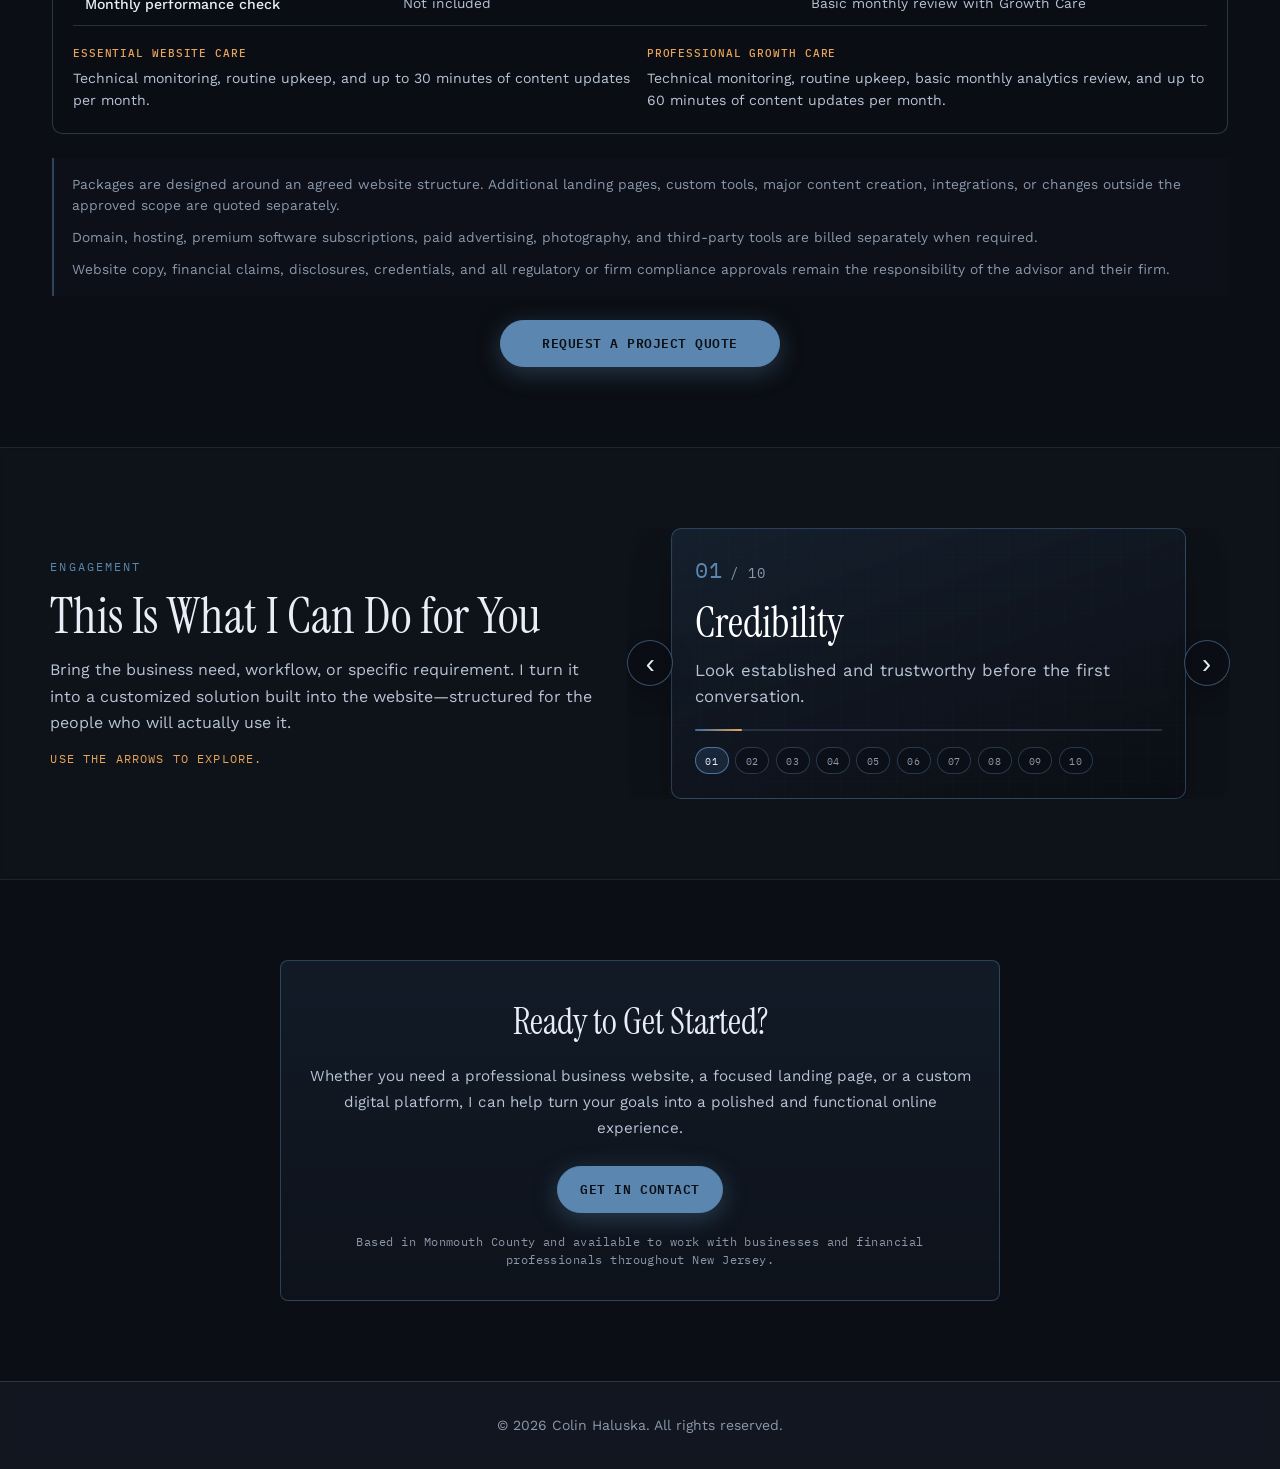
<file: services/index.html>
<!DOCTYPE html>
<html lang="en">
<head>
    <meta charset="UTF-8">
    <meta name="viewport" content="width=device-width, initial-scale=1.0">
    <title>Services | Colin Haluska</title>
    <meta name="description" content="Website development projects for real businesses — Haluska Hoops, Colin Haluska Investments, and internal financial services platforms.">
    <link rel="icon" type="image/svg+xml" href="../favicon.svg">
    <link rel="alternate icon" href="../favicon.ico">
    <link rel="stylesheet" href="../styles.css">
    <link rel="preconnect" href="https://fonts.googleapis.com">
    <link rel="preconnect" href="https://fonts.gstatic.com" crossorigin>
    <link href="https://fonts.googleapis.com/css2?family=IBM+Plex+Mono:wght@400;500;600&family=Instrument+Serif:ital@0;1&family=Work+Sans:wght@300;400;500;600;700&display=swap" rel="stylesheet">
</head>
<body class="page-services">
    <a href="#services-main" class="skip-link">Skip to main content</a>

    <div id="ambient-bg" class="ambient-bg" aria-hidden="true">
        <div class="ambient-grid"></div>
        <div class="ambient-glow ambient-glow-a"></div>
        <div class="ambient-glow ambient-glow-b"></div>
        <div class="ambient-glow ambient-glow-c"></div>
        <div class="ambient-orb ambient-orb-blue-1"></div>
        <div class="ambient-orb ambient-orb-blue-2"></div>
        <div class="ambient-orb ambient-orb-blue-3"></div>
        <div class="ambient-orb ambient-orb-orange-1"></div>
        <div class="ambient-orb ambient-orb-orange-2"></div>
        <div class="ambient-orb ambient-orb-orange-3"></div>
        <div class="ambient-scan"></div>
        <div class="ambient-stream ambient-stream-1"></div>
        <div class="ambient-stream ambient-stream-2"></div>
        <div class="ambient-stream ambient-stream-3"></div>
        <div class="ambient-chart"></div>
        <canvas id="ambient-canvas" class="ambient-canvas"></canvas>
    </div>

    <div class="status-bar" aria-label="Profile status">
        <div class="status-bar-inner">
            <div class="status-left">
                <span>/ COLIN_HALUSKA /</span>
                <span class="status-muted">SERVICES.V26</span>
            </div>
            <div class="status-right">
                <span class="status-item"><i class="status-dot"></i>STATUS <strong>OPEN TO WORK</strong></span>
                <span class="status-item"><i class="status-dot"></i>FOCUS <strong>WEB · FINTECH · ADVISORS</strong></span>
                <span class="status-item"><i class="status-dot"></i>BASE <strong>ABERDEEN, NJ</strong></span>
                <span class="status-item status-clock" id="status-clock">UTC --:--:--</span>
            </div>
        </div>
    </div>

    <nav class="navbar" id="navbar" role="navigation" aria-label="Main navigation">
        <div class="nav-container">
            <div class="nav-logo">
                <a href="../" class="logo-link" aria-label="Colin Haluska - Home">
                    <div class="logo-square">
                        <span class="logo-monogram">CH</span>
                    </div>
                </a>
            </div>
            <ul class="nav-menu" id="nav-menu" role="menubar">
                <li class="nav-item" role="none">
                    <a href="../" class="nav-link" role="menuitem">Home</a>
                </li>
                <li class="nav-item" role="none">
                    <a href="../#about" class="nav-link" role="menuitem">Profile</a>
                </li>
                <li class="nav-item" role="none">
                    <a href="./" class="nav-link active" role="menuitem" aria-current="page">Services</a>
                </li>
                <li class="nav-item" role="none">
                    <a href="../#projects" class="nav-link" role="menuitem">Projects</a>
                </li>
                <li class="nav-item" role="none">
                    <a href="../#contact" class="nav-link" role="menuitem">Contact</a>
                </li>
            </ul>
            <button class="nav-toggle" id="nav-toggle" aria-label="Toggle navigation menu" aria-expanded="false" aria-controls="nav-menu">
                <span class="bar"></span>
                <span class="bar"></span>
                <span class="bar"></span>
            </button>
        </div>
    </nav>

    <main id="services-main" class="services-page">
        <section class="section services-page-hero" aria-labelledby="services-page-title">
            <div class="services-hero-shell">
                <div class="services-hero-stage" aria-hidden="true">
                    <div class="services-hero-grid"></div>
                    <div class="services-hero-scan"></div>
                    <div class="services-hero-orb services-hero-orb-a"></div>
                    <div class="services-hero-orb services-hero-orb-b"></div>
                    <svg class="services-hero-chart" viewBox="0 0 640 180" preserveAspectRatio="none">
                        <path class="services-hero-chart-line" d="M0 140 C80 136 110 92 180 88 C250 84 270 120 340 104 C410 88 430 48 500 42 C560 38 600 58 640 44"></path>
                        <path class="services-hero-chart-fill" d="M0 140 C80 136 110 92 180 88 C250 84 270 120 340 104 C410 88 430 48 500 42 C560 38 600 58 640 44 V180 H0 Z"></path>
                    </svg>
                    <div class="services-hero-ticks">
                        <span></span><span></span><span></span><span></span><span></span><span></span>
                    </div>
                </div>

                <div class="services-hero-content">
                    <p class="services-back">
                        <a href="../" class="services-back-link" aria-label="Return to main portfolio">← Back to portfolio</a>
                    </p>
                    <header class="services-header services-page-header">
                        <p class="services-eyebrow">WEBSITE DEVELOPMENT</p>
                        <h1 class="services-headline" id="services-page-title">
                            <span class="services-headline-strong">Websites Built</span>
                            <span class="services-headline-em">for Real Business Needs</span>
                        </h1>
                        <p class="services-intro">
                            I design and develop modern websites that help businesses present their services professionally, simplify important processes, and create better digital experiences for their audiences.
                        </p>
                        <p class="services-hero-signal">
                            <span class="services-hero-signal-dot"></span>
                            Custom builds · Advisor-ready structure · Monmouth County, NJ
                        </p>
                    </header>

                    <nav class="services-jump" aria-label="On this page">
                        <a href="#featured-work" class="services-jump-card">
                            <span class="services-jump-index">01</span>
                            <span class="services-jump-body">
                                <span class="services-jump-label">Featured Work</span>
                                <span class="services-jump-hint">Selected builds</span>
                            </span>
                            <span class="services-jump-go" aria-hidden="true">→</span>
                        </a>
                        <a href="#pricing" class="services-jump-card">
                            <span class="services-jump-index">02</span>
                            <span class="services-jump-body">
                                <span class="services-jump-label">Pricing</span>
                                <span class="services-jump-hint">Packages &amp; care</span>
                            </span>
                            <span class="services-jump-go" aria-hidden="true">→</span>
                        </a>
                        <a href="#what-i-can-do" class="services-jump-card">
                            <span class="services-jump-index">03</span>
                            <span class="services-jump-body">
                                <span class="services-jump-label">What I Can Do for You</span>
                                <span class="services-jump-hint">Website benefits</span>
                            </span>
                            <span class="services-jump-go" aria-hidden="true">→</span>
                        </a>
                        <a href="#get-started" class="services-jump-card services-jump-card--accent">
                            <span class="services-jump-index">04</span>
                            <span class="services-jump-body">
                                <span class="services-jump-label">Get Started</span>
                                <span class="services-jump-hint">Start a conversation</span>
                            </span>
                            <span class="services-jump-go" aria-hidden="true">→</span>
                        </a>
                    </nav>
                </div>
            </div>
        </section>

        <section id="featured-work" class="section section-alt services-work-section" aria-labelledby="featured-work-title">
            <div class="services-work-shell">
                <div class="services-work-heading">
                    <p class="services-eyebrow">FEATURED WORK</p>
                    <h2 class="services-work-title" id="featured-work-title">Selected Work</h2>
                </div>
                <div id="services-work" class="services-work"></div>
            </div>
        </section>

        <section id="pricing" class="section services-pricing-section" aria-labelledby="pricing-title">
            <div class="services-pricing-shell">
                <header class="services-pricing-intro">
                    <p class="services-eyebrow">PRICING</p>
                    <h2 class="services-pricing-title" id="pricing-title">Straightforward Pricing for a Stronger Online Presence</h2>
                    <p class="services-pricing-copy">
                        Every project is tailored to the advisor’s goals, brand, content, and firm-review process. These packages provide a clear starting point; final scope is confirmed before work begins.
                    </p>
                </header>

                <div class="services-pricing-cards">
                    <article class="services-price-card">
                        <p class="services-price-card-label">ESSENTIAL WEBSITE</p>
                        <p class="services-price-card-tagline">A polished, professional website built from a proven structure for advisors who need a credible digital presence.</p>
                        <div class="services-price-card-amount">
                            <span class="services-price-card-value">$799</span>
                            <span class="services-price-card-cadence">one-time setup</span>
                        </div>
                        <p class="services-price-card-care">Optional Website Care — $50/month</p>
                        <ul class="services-price-card-includes">
                            <li>Proven professional website framework</li>
                            <li>Standard core website structure</li>
                            <li>Mobile-responsive design</li>
                            <li>Contact form or appointment scheduling integration</li>
                            <li>Basic search metadata setup</li>
                            <li>Domain and launch assistance</li>
                            <li>One organized revision round</li>
                            <li>Website prepared for firm review</li>
                        </ul>
                    </article>

                    <article class="services-price-card services-price-card--featured">
                        <p class="services-price-card-badge">MOST POPULAR</p>
                        <p class="services-price-card-label">PROFESSIONAL WEBSITE</p>
                        <p class="services-price-card-tagline">A more customized website built around the advisor’s brand, marketing activity, and client-conversion goals.</p>
                        <div class="services-price-card-amount">
                            <span class="services-price-card-value">$1,550</span>
                            <span class="services-price-card-cadence">one-time setup</span>
                        </div>
                        <p class="services-price-card-care">Optional Growth Care — $100/month</p>
                        <ul class="services-price-card-includes">
                            <li>Customized website structure and visual direction</li>
                            <li>Mobile-responsive design</li>
                            <li>Multiple conversion paths and calls to action</li>
                            <li>Contact form and appointment scheduling integration</li>
                            <li>One seminar or campaign landing page</li>
                            <li>Basic search metadata and analytics setup</li>
                            <li>Domain and launch assistance</li>
                            <li>Two organized revision rounds</li>
                            <li>One firm-review revision round</li>
                            <li>Website prepared for firm review</li>
                        </ul>
                    </article>
                </div>

                <div class="services-pricing-compare">
                    <h3 class="services-pricing-compare-title">Package Comparison</h3>
                    <div class="services-pricing-table-wrap" role="region" aria-label="Pricing package comparison" tabindex="0">
                        <table class="services-pricing-table">
                            <thead>
                                <tr>
                                    <th scope="col">Feature</th>
                                    <th scope="col">Essential</th>
                                    <th scope="col">Professional</th>
                                </tr>
                            </thead>
                            <tbody>
                                <tr>
                                    <th scope="row">Website structure</th>
                                    <td>Standard core website structure</td>
                                    <td>Customized structure built around the advisor’s services and marketing goals</td>
                                </tr>
                                <tr>
                                    <th scope="row">Design customization</th>
                                    <td>Proven framework adapted to the advisor’s branding</td>
                                    <td>Custom visual direction and more tailored design</td>
                                </tr>
                                <tr>
                                    <th scope="row">Mobile-responsive design</th>
                                    <td>Included</td>
                                    <td>Included</td>
                                </tr>
                                <tr>
                                    <th scope="row">Contact and scheduling integration</th>
                                    <td>Included</td>
                                    <td>Included</td>
                                </tr>
                                <tr>
                                    <th scope="row">Conversion paths and calls to action</th>
                                    <td>One primary contact or scheduling path</td>
                                    <td>Multiple conversion paths built around client goals</td>
                                </tr>
                                <tr>
                                    <th scope="row">Search metadata setup</th>
                                    <td>Included</td>
                                    <td>Included</td>
                                </tr>
                                <tr>
                                    <th scope="row">Analytics setup</th>
                                    <td>Not included</td>
                                    <td>Basic analytics setup included</td>
                                </tr>
                                <tr>
                                    <th scope="row">Seminar or campaign landing page</th>
                                    <td>Quoted separately</td>
                                    <td>One included</td>
                                </tr>
                                <tr>
                                    <th scope="row">Revision rounds</th>
                                    <td>One organized round</td>
                                    <td>Two organized rounds</td>
                                </tr>
                                <tr>
                                    <th scope="row">Firm-review revision round</th>
                                    <td>Quoted separately if required</td>
                                    <td>One included</td>
                                </tr>
                                <tr>
                                    <th scope="row">Monthly content-update time</th>
                                    <td>Up to 30 minutes with Website Care</td>
                                    <td>Up to 60 minutes with Growth Care</td>
                                </tr>
                                <tr>
                                    <th scope="row">Monthly performance check</th>
                                    <td>Not included</td>
                                    <td>Basic monthly review with Growth Care</td>
                                </tr>
                            </tbody>
                        </table>
                    </div>

                    <div class="services-pricing-care-notes">
                        <div class="services-pricing-care-note">
                            <h4>Essential Website Care</h4>
                            <p>Technical monitoring, routine upkeep, and up to 30 minutes of content updates per month.</p>
                        </div>
                        <div class="services-pricing-care-note">
                            <h4>Professional Growth Care</h4>
                            <p>Technical monitoring, routine upkeep, basic monthly analytics review, and up to 60 minutes of content updates per month.</p>
                        </div>
                    </div>
                </div>

                <div class="services-pricing-scope">
                    <p>Packages are designed around an agreed website structure. Additional landing pages, custom tools, major content creation, integrations, or changes outside the approved scope are quoted separately.</p>
                    <p>Domain, hosting, premium software subscriptions, paid advertising, photography, and third-party tools are billed separately when required.</p>
                    <p>Website copy, financial claims, disclosures, credentials, and all regulatory or firm compliance approvals remain the responsibility of the advisor and their firm.</p>
                </div>

                <div class="services-pricing-actions">
                    <a href="../#contact" class="cta-button cta-primary" aria-label="Request a project quote via the contact section">Request a Project Quote</a>
                </div>
            </div>
        </section>

        <section id="what-i-can-do" class="section section-alt services-value-section" aria-labelledby="value-title">
            <div class="services-value-shell">
                <div class="services-value-intro">
                    <p class="services-eyebrow">ENGAGEMENT</p>
                    <h2 class="services-value-title" id="value-title">This Is What I Can Do for You</h2>
                    <p class="services-value-copy">
                        Bring the business need, workflow, or specific requirement. I turn it into a customized solution built into the website—structured for the people who will actually use it.
                    </p>
                    <p class="services-value-hint">Use the arrows to explore.</p>
                </div>

                <div class="services-value-stage">
                    <button type="button" class="services-value-nav services-value-nav--prev" aria-label="Show previous benefit">
                        <span aria-hidden="true">‹</span>
                    </button>
                    <button type="button" class="services-value-nav services-value-nav--next" aria-label="Show next benefit">
                        <span aria-hidden="true">›</span>
                    </button>

                    <div class="services-value-panel" aria-live="polite" id="services-value-panel">
                        <div class="services-value-meta">
                            <span class="services-value-index" data-value-index>01</span>
                            <span class="services-value-total">/ 10</span>
                        </div>
                        <h3 class="services-value-benefit-title" data-value-title>Credibility</h3>
                        <p class="services-value-benefit-copy" data-value-copy>Look established and trustworthy before the first conversation.</p>
                        <div class="services-value-progress" aria-hidden="true">
                            <div class="services-value-progress-bar" data-value-progress></div>
                        </div>
                        <div class="services-value-markers" role="tablist" aria-label="Website benefits"></div>
                    </div>
                </div>
            </div>
        </section>

        <section id="get-started" class="section services-final-cta" aria-labelledby="services-cta-title">
            <div class="container">
                <div class="services-final-cta-inner">
                    <h2 class="services-final-cta-title" id="services-cta-title">Ready to Get Started?</h2>
                    <p class="services-final-cta-copy">
                        Whether you need a professional business website, a focused landing page, or a custom digital platform, I can help turn your goals into a polished and functional online experience.
                    </p>
                    <a href="../#contact" class="cta-button cta-primary" aria-label="Get in contact via the portfolio contact section">Get In Contact</a>
                    <p class="services-final-cta-note">Based in Monmouth County and available to work with businesses and financial professionals throughout New Jersey.</p>
                </div>
            </div>
        </section>
    </main>

    <footer class="footer">
        <div class="container">
            <p>&copy; 2026 Colin Haluska. All rights reserved.</p>
        </div>
    </footer>

    <script src="../script.js" defer></script>
    <script src="projects-data.js" defer></script>
    <script src="services-page.js" defer></script>
</body>
</html>
</file>
<file: styles.css>
/* Reset and Base Styles */
* {
    margin: 0;
    padding: 0;
    box-sizing: border-box;
}

/* Skip to main content link for accessibility */
.skip-link {
    position: absolute;
    top: -100px;
    left: 0;
    background: var(--accent-blue);
    color: var(--text-primary);
    padding: 1rem 2rem;
    text-decoration: none;
    z-index: 10000;
    font-weight: 500;
    border-radius: 0 0 4px 0;
    transition: top 0.3s ease;
}

.skip-link:focus {
    top: 0;
    outline: 3px solid var(--accent-light);
    outline-offset: 2px;
}

:root {
    /* Finance terminal palette */
    --bg-primary: #0B0E14;
    --bg-secondary: #141A24;
    --bg-card: #1A2230;
    --text-primary: #E8EEF7;
    --text-secondary: #B8C4D6;
    --text-muted: #8B98AB;
    --accent-navy: #1A3350;
    --accent-blue: #3D6B9A;
    --accent-light: #5A86B0;
    --border-color: #2A3548;
    --border-light: #222B3A;
    --accent-silver: #7A8799;
    --font-display: 'Instrument Serif', Georgia, serif;
    --font-body: 'Work Sans', -apple-system, BlinkMacSystemFont, 'Segoe UI', sans-serif;
    --font-mono: 'IBM Plex Mono', ui-monospace, SFMono-Regular, Menlo, monospace;
    --accent-amber: #E8A45A;
}

html {
    scroll-behavior: smooth;
}

body {
    font-family: var(--font-body);
    line-height: 1.6;
    color: var(--text-primary);
    background-color: var(--bg-primary);
    font-size: 16px;
    -webkit-font-smoothing: antialiased;
    -moz-osx-font-smoothing: grayscale;
    position: relative;
}

/* Ambient terminal background — clearly visible motion */
.ambient-bg {
    position: fixed;
    inset: 0;
    z-index: 0;
    pointer-events: none;
    overflow: hidden;
    background:
        radial-gradient(ellipse 80% 50% at 70% 0%, rgba(61, 107, 154, 0.22) 0%, transparent 55%),
        radial-gradient(ellipse 60% 40% at 10% 90%, rgba(26, 51, 80, 0.35) 0%, transparent 50%),
        #0B0E14;
}

.ambient-grid {
    position: absolute;
    inset: -20%;
    background-image:
        linear-gradient(rgba(90, 134, 176, 0.22) 1px, transparent 1px),
        linear-gradient(90deg, rgba(90, 134, 176, 0.18) 1px, transparent 1px);
    background-size: 56px 56px;
    transform: perspective(700px) rotateX(14deg) scale(1.2);
    transform-origin: center top;
    animation: ambient-grid-drift 28s linear infinite;
    opacity: 0.7;
    mask-image: linear-gradient(to bottom, rgba(0,0,0,0.95) 0%, rgba(0,0,0,0.55) 70%, transparent 100%);
    -webkit-mask-image: linear-gradient(to bottom, rgba(0,0,0,0.95) 0%, rgba(0,0,0,0.55) 70%, transparent 100%);
}

.ambient-glow {
    position: absolute;
    border-radius: 50%;
    /* Soft radial fill instead of expensive live blur filters */
    opacity: 0.5;
}

.ambient-glow-a {
    width: min(60vw, 580px);
    height: min(60vw, 580px);
    top: -10%;
    right: -8%;
    background: radial-gradient(circle, rgba(61, 107, 154, 0.55) 0%, transparent 68%);
    animation: ambient-glow-drift-a 18s ease-in-out infinite alternate;
}

.ambient-glow-b {
    width: min(50vw, 460px);
    height: min(50vw, 460px);
    bottom: 0%;
    left: -10%;
    background: radial-gradient(circle, rgba(42, 80, 120, 0.5) 0%, transparent 70%);
    animation: ambient-glow-drift-b 22s ease-in-out infinite alternate;
}

.ambient-glow-c {
    display: none;
}

/* Holographic UI orbs — faded blue + orange spheres */
.ambient-orb {
    position: absolute;
    border-radius: 50%;
    pointer-events: none;
    mix-blend-mode: screen;
}

.ambient-orb::before {
    content: '';
    position: absolute;
    inset: 18%;
    border-radius: 50%;
    border: 1px solid rgba(232, 238, 247, 0.18);
}

.ambient-orb::after {
    content: '';
    position: absolute;
    inset: 38%;
    border-radius: 50%;
    border: 1px solid rgba(255, 255, 255, 0.12);
    opacity: 0.7;
}

.ambient-orb-blue-1 {
    width: 160px;
    height: 160px;
    top: 14%;
    left: 8%;
    background:
        radial-gradient(circle at 35% 30%, rgba(180, 220, 255, 0.55) 0%, transparent 28%),
        radial-gradient(circle, rgba(70, 150, 255, 0.28) 0%, rgba(40, 110, 200, 0.12) 42%, transparent 70%);
    animation: orb-float-a 18s ease-in-out infinite alternate;
}

.ambient-orb-blue-2 {
    width: 96px;
    height: 96px;
    top: 58%;
    right: 14%;
    background:
        radial-gradient(circle at 35% 30%, rgba(190, 230, 255, 0.5) 0%, transparent 28%),
        radial-gradient(circle, rgba(80, 160, 255, 0.24) 0%, rgba(40, 100, 190, 0.1) 45%, transparent 72%);
    animation: orb-float-b 14s ease-in-out infinite alternate;
}

.ambient-orb-blue-3,
.ambient-orb-orange-2,
.ambient-orb-orange-3 {
    display: none;
}

.ambient-orb-orange-1 {
    width: 130px;
    height: 130px;
    top: 28%;
    right: 10%;
    background:
        radial-gradient(circle at 35% 30%, rgba(255, 220, 180, 0.5) 0%, transparent 28%),
        radial-gradient(circle, rgba(255, 140, 60, 0.26) 0%, rgba(220, 100, 40, 0.1) 42%, transparent 70%);
    animation: orb-float-b 20s ease-in-out infinite alternate-reverse;
}

@keyframes orb-float-a {
    0% { transform: translate(0, 0) scale(1); opacity: 0.55; }
    100% { transform: translate(18px, -28px) scale(1.08); opacity: 0.85; }
}

@keyframes orb-float-b {
    0% { transform: translate(0, 0) scale(1); opacity: 0.5; }
    100% { transform: translate(-22px, 16px) scale(1.1); opacity: 0.8; }
}

@keyframes orb-float-c {
    0% { transform: translate(0, 0) scale(0.95); opacity: 0.45; }
    100% { transform: translate(14px, 20px) scale(1.12); opacity: 0.75; }
}

.ambient-scan {
    position: absolute;
    left: 0;
    right: 0;
    height: 120px;
    background: linear-gradient(
        to bottom,
        transparent 0%,
        rgba(90, 134, 176, 0.12) 40%,
        rgba(232, 238, 247, 0.18) 50%,
        rgba(90, 134, 176, 0.12) 60%,
        transparent 100%
    );
    animation: ambient-scan 8s linear infinite;
    opacity: 0.9;
    mix-blend-mode: screen;
}

.ambient-stream {
    position: absolute;
    height: 1px;
    width: 140%;
    left: -20%;
    background: linear-gradient(
        90deg,
        transparent 0%,
        rgba(90, 134, 176, 0.05) 15%,
        rgba(184, 196, 214, 0.55) 50%,
        rgba(90, 134, 176, 0.05) 85%,
        transparent 100%
    );
    box-shadow: 0 0 12px rgba(90, 134, 176, 0.35);
    opacity: 0.7;
}

.ambient-stream-1 {
    top: 22%;
    animation: ambient-stream-move 14s linear infinite;
}

.ambient-stream-2,
.ambient-stream-3 {
    display: none;
}

.ambient-chart {
    position: absolute;
    right: 4%;
    bottom: 12%;
    width: min(42vw, 420px);
    height: min(28vw, 220px);
    opacity: 0.28;
    background:
        repeating-linear-gradient(
            90deg,
            transparent 0,
            transparent 27px,
            rgba(90, 134, 176, 0.12) 27px,
            rgba(90, 134, 176, 0.12) 28px
        ),
        repeating-linear-gradient(
            0deg,
            transparent 0,
            transparent 27px,
            rgba(90, 134, 176, 0.1) 27px,
            rgba(90, 134, 176, 0.1) 28px
        );
    border: 1px solid rgba(90, 134, 176, 0.2);
    border-radius: 4px;
    overflow: hidden;
}

.ambient-chart::before {
    content: '';
    position: absolute;
    inset: 12% 6% 18% 6%;
    background:
        linear-gradient(
            105deg,
            transparent 0%,
            transparent 12%,
            rgba(90, 134, 176, 0.9) 12%,
            rgba(90, 134, 176, 0.9) 12.6%,
            transparent 12.6%,
            transparent 28%,
            rgba(184, 196, 214, 0.75) 28%,
            rgba(184, 196, 214, 0.75) 28.6%,
            transparent 28.6%,
            transparent 45%,
            rgba(90, 134, 176, 0.85) 45%,
            rgba(90, 134, 176, 0.85) 45.6%,
            transparent 45.6%,
            transparent 62%,
            rgba(232, 238, 247, 0.7) 62%,
            rgba(232, 238, 247, 0.7) 62.6%,
            transparent 62.6%,
            transparent 78%,
            rgba(90, 134, 176, 0.8) 78%,
            rgba(90, 134, 176, 0.8) 78.6%,
            transparent 78.6%
        );
    clip-path: polygon(0% 70%, 12% 55%, 28% 62%, 45% 35%, 62% 48%, 78% 22%, 100% 30%, 100% 100%, 0% 100%);
    background-color: rgba(61, 107, 154, 0.18);
    /* Static decorative chart — pulse removed to cut continuous paint cost */
}

.ambient-canvas {
    position: absolute;
    inset: 0;
    width: 100%;
    height: 100%;
    opacity: 0.55;
}

.ambient-bg.is-paused .ambient-grid,
.ambient-bg.is-paused .ambient-glow,
.ambient-bg.is-paused .ambient-orb,
.ambient-bg.is-paused .ambient-scan,
.ambient-bg.is-paused .ambient-stream {
    animation-play-state: paused !important;
}

@keyframes ambient-grid-drift {
    from { transform: perspective(700px) rotateX(14deg) scale(1.2) translate3d(0, 0, 0); }
    to { transform: perspective(700px) rotateX(14deg) scale(1.2) translate3d(28px, 28px, 0); }
}

@keyframes ambient-glow-drift-a {
    0% { transform: translate(0, 0) scale(1); }
    100% { transform: translate(-8%, 10%) scale(1.12); }
}

@keyframes ambient-glow-drift-b {
    0% { transform: translate(0, 0) scale(1); }
    100% { transform: translate(10%, -8%) scale(1.15); }
}

@keyframes ambient-glow-drift-c {
    0% { transform: translate(0, 0) scale(1); opacity: 0.4; }
    100% { transform: translate(-6%, 6%) scale(1.2); opacity: 0.7; }
}

@keyframes ambient-scan {
    0% { transform: translateY(-20vh); }
    100% { transform: translateY(120vh); }
}

@keyframes ambient-stream-move {
    0% { transform: translateX(-18%); }
    100% { transform: translateX(18%); }
}

@keyframes ambient-chart-pulse {
    0%, 100% { opacity: 0.7; transform: translateY(0); }
    50% { opacity: 1; transform: translateY(-4px); }
}

.navbar,
.hero,
.section,
.footer,
.status-bar {
    position: relative;
    z-index: 1;
}

/* System status bar */
.status-bar {
    position: fixed;
    top: 0;
    left: 0;
    right: 0;
    z-index: 1100;
    border-bottom: 1px solid rgba(42, 53, 72, 0.85);
    background: rgba(8, 11, 16, 0.88);
    backdrop-filter: blur(12px);
    -webkit-backdrop-filter: blur(12px);
    font-family: var(--font-mono);
    font-size: 0.6875rem;
    letter-spacing: 0.04em;
}

.status-bar-inner {
    max-width: 1400px;
    margin: 0 auto;
    padding: 0.45rem 24px;
    display: flex;
    justify-content: space-between;
    align-items: center;
    gap: 1rem;
    color: var(--text-muted);
}

.status-left,
.status-right {
    display: flex;
    align-items: center;
    gap: 0.85rem;
    flex-wrap: wrap;
}

.status-muted {
    color: var(--text-secondary);
}

.status-item {
    display: inline-flex;
    align-items: center;
    gap: 0.4rem;
    white-space: nowrap;
}

.status-item strong {
    color: var(--text-primary);
    font-weight: 500;
}

.status-dot {
    width: 6px;
    height: 6px;
    border-radius: 50%;
    background: var(--accent-light);
    box-shadow: 0 0 8px rgba(90, 134, 176, 0.8);
    display: inline-block;
}

.status-clock {
    color: var(--accent-amber);
}

.container {
    max-width: 1200px;
    margin: 0 auto;
    padding: 0 24px;
}

/* Navigation */
.navbar {
    position: fixed;
    top: 30px;
    width: 100%;
    background-color: rgba(11, 14, 20, 0.78);
    backdrop-filter: blur(14px) saturate(1.2);
    -webkit-backdrop-filter: blur(14px) saturate(1.2);
    border-bottom: 1px solid rgba(42, 53, 72, 0.9);
    z-index: 1000;
    transition: all 0.3s ease;
}

.nav-container {
    width: 100%;
    padding: 0 24px;
    display: flex;
    justify-content: space-between;
    align-items: center;
    height: 56px;
}

.nav-logo {
    margin-left: 0;
    position: relative;
}

.logo-link {
    display: inline-flex;
    align-items: center;
    justify-content: center;
    text-decoration: none;
    transition: all 0.3s cubic-bezier(0.4, 0, 0.2, 1);
    padding: 0;
    border: none;
    background: transparent;
    box-shadow: none;
}

.logo-square {
    width: 40px;
    height: 40px;
    display: flex;
    align-items: center;
    justify-content: center;
    background-color: var(--bg-card);
    border: 1px solid var(--border-color);
    border-radius: 8px;
    box-shadow: 0 1px 3px rgba(0, 0, 0, 0.12),
                inset 0 1px 0 rgba(255, 255, 255, 0.02);
    transition: all 0.3s cubic-bezier(0.4, 0, 0.2, 1);
    position: relative;
    overflow: hidden;
}

.logo-monogram {
    font-size: 0.875rem;
    font-weight: 500;
    color: var(--text-primary);
    letter-spacing: 1.25px;
    font-family: var(--font-body);
    line-height: 1;
    position: relative;
    z-index: 1;
    transition: color 0.3s ease;
}

.logo-link:hover .logo-square {
    border-color: rgba(45, 74, 110, 0.5);
    background-color: rgba(26, 29, 35, 0.98);
    box-shadow: 0 2px 6px rgba(0, 0, 0, 0.18),
                0 1px 2px rgba(0, 0, 0, 0.1),
                inset 0 1px 0 rgba(255, 255, 255, 0.03);
    transform: translateY(-1px);
}

.logo-link:hover .logo-monogram {
    color: var(--text-primary);
}

.nav-menu {
    display: flex;
    list-style: none;
    gap: 2rem;
    align-items: center;
    margin-right: 0;
}

.nav-link {
    color: var(--text-secondary);
    text-decoration: none;
    font-weight: 400;
    font-size: 0.9375rem;
    transition: color 0.2s ease;
    position: relative;
    letter-spacing: 0.2px;
    display: inline-block;
    padding: 0.5rem 0;
}

.nav-link:focus-visible {
    outline: 2px solid var(--accent-blue);
    outline-offset: 4px;
    border-radius: 2px;
}

.nav-link::after {
    content: '';
    position: absolute;
    bottom: -4px;
    left: 0;
    width: 0;
    height: 1px;
    background-color: var(--accent-blue);
    transition: width 0.2s ease;
}

.nav-link:hover,
.nav-link.active {
    color: var(--text-primary);
}

.nav-link.active::after,
.nav-link:hover::after {
    width: 100%;
}

.nav-toggle {
    display: none;
    flex-direction: column;
    cursor: pointer;
    gap: 4px;
    background: transparent;
    border: none;
    padding: 0.5rem;
    border-radius: 4px;
    transition: background-color 0.2s ease;
}

.nav-toggle:focus-visible {
    outline: 2px solid var(--accent-blue);
    outline-offset: 2px;
}

.nav-toggle:hover {
    background-color: rgba(45, 74, 110, 0.1);
}

.bar {
    width: 22px;
    height: 2px;
    background-color: var(--text-primary);
    transition: all 0.3s ease;
}

/* Hero Section — editorial finance terminal landing */
.hero {
    min-height: 100vh;
    display: flex;
    align-items: center;
    justify-content: flex-start;
    padding: 120px 24px 72px;
    background: transparent;
    position: relative;
}

.hero::before {
    content: '';
    position: absolute;
    inset: 0;
    background:
        radial-gradient(ellipse 55% 50% at 18% 55%, rgba(61, 107, 154, 0.14) 0%, transparent 65%),
        radial-gradient(ellipse 40% 35% at 78% 30%, rgba(232, 164, 90, 0.08) 0%, transparent 60%);
    pointer-events: none;
    z-index: 1;
}

.hero-rail {
    position: fixed;
    left: 18px;
    top: 50%;
    transform: translateY(-50%);
    z-index: 900;
    display: flex;
    flex-direction: column;
    align-items: flex-start;
    gap: 0.85rem;
    font-family: var(--font-mono);
}

.hero-rail-label {
    font-size: 0.62rem;
    letter-spacing: 0.18em;
    color: var(--text-muted);
    margin-bottom: 0.25rem;
}

.hero-rail-item {
    text-decoration: none;
    color: var(--text-muted);
    font-size: 0.75rem;
    letter-spacing: 0.08em;
    transition: color 0.2s ease;
}

.hero-rail-item.active,
.hero-rail-item:hover {
    color: var(--accent-light);
}

.hero-container {
    max-width: 980px;
    margin: 0 auto 0 72px;
    padding: 0;
    width: 100%;
    position: relative;
    z-index: 2;
}

.hero-content,
.hero-intro {
    position: relative;
    z-index: 2;
    max-width: 820px;
    margin: 0;
    text-align: left;
    padding: 0;
    border: none;
    border-radius: 0;
    background: transparent;
    backdrop-filter: none;
    -webkit-backdrop-filter: none;
    box-shadow: none;
    animation: hero-intro-in 0.95s cubic-bezier(0.22, 1, 0.36, 1) both;
}

.hero-intro::before,
.hero-intro::after {
    display: none;
}

.hero-kicker {
    display: flex;
    align-items: center;
    flex-wrap: wrap;
    gap: 0.5rem;
    font-family: var(--font-mono);
    font-size: 0.75rem;
    letter-spacing: 0.08em;
    color: var(--text-muted);
    margin-bottom: 1.5rem;
}

.hero-kicker-name {
    color: var(--text-primary);
    font-weight: 500;
}

.hero-kicker-sep {
    color: var(--accent-light);
    opacity: 0.7;
}

.hero-headline {
    margin: 0 0 1.5rem;
    line-height: 0.98;
}

.hero-line {
    display: block;
}

.hero-strong {
    font-family: var(--font-body);
    font-weight: 700;
    font-size: clamp(2.6rem, 7.5vw, 5.2rem);
    letter-spacing: -0.03em;
    text-transform: uppercase;
    color: #fff;
}

.hero-headline em {
    font-family: var(--font-display);
    font-style: italic;
    font-weight: 400;
    font-size: clamp(2.4rem, 7vw, 4.8rem);
    color: var(--accent-light);
    letter-spacing: -0.02em;
}

.hero-bio {
    font-family: var(--font-mono);
    font-size: clamp(0.8rem, 1.5vw, 0.92rem);
    line-height: 1.75;
    color: var(--text-secondary);
    max-width: 40rem;
    margin: 0 0 1.35rem;
}

.hero-bio em {
    font-family: var(--font-display);
    font-style: italic;
    color: var(--accent-amber);
}

.hero-pill {
    display: inline-flex;
    align-items: center;
    gap: 0.5rem;
    font-family: var(--font-mono);
    font-size: 0.7rem;
    letter-spacing: 0.04em;
    color: var(--text-muted);
    border: 1px solid rgba(90, 134, 176, 0.35);
    border-radius: 999px;
    padding: 0.45rem 0.9rem;
    margin: 0 0 1.75rem;
    background: rgba(16, 22, 32, 0.55);
}

.hero-buttons {
    display: flex;
    gap: 0.75rem;
    justify-content: flex-start;
    flex-wrap: wrap;
    margin-bottom: 0;
}

.cta-button {
    display: inline-flex;
    padding: 12px 22px;
    text-decoration: none;
    border-radius: 999px;
    font-weight: 600;
    font-size: 0.8125rem;
    font-family: var(--font-mono);
    letter-spacing: 0.04em;
    text-transform: uppercase;
    transition: transform 0.2s ease, opacity 0.2s ease, background-color 0.2s ease, border-color 0.2s ease, box-shadow 0.2s ease;
    min-height: 44px;
    align-items: center;
    justify-content: center;
    gap: 0.5rem;
}

.cta-button:focus-visible {
    outline: 2px solid var(--accent-light);
    outline-offset: 2px;
}

.cta-primary {
    background-color: var(--accent-light);
    color: #0B0E14;
    border: 1px solid var(--accent-light);
    box-shadow: 0 6px 24px rgba(90, 134, 176, 0.35);
}

.cta-primary:hover {
    background-color: #7aa3c9;
    border-color: #7aa3c9;
    transform: translateY(-1px);
    box-shadow: 0 8px 28px rgba(90, 134, 176, 0.45);
}

.cta-play {
    width: 0;
    height: 0;
    border-top: 5px solid transparent;
    border-bottom: 5px solid transparent;
    border-left: 8px solid currentColor;
}

.cta-secondary {
    background-color: rgba(16, 22, 32, 0.65);
    color: var(--text-primary);
    border: 1px solid rgba(90, 134, 176, 0.55);
    backdrop-filter: blur(6px);
}

.cta-secondary:hover {
    background-color: rgba(61, 107, 154, 0.22);
    border-color: var(--accent-light);
    transform: translateY(-1px);
}

.cta-ghost {
    background: transparent;
    color: var(--text-secondary);
    border: 1px solid rgba(138, 152, 171, 0.35);
}

.cta-ghost:hover {
    color: var(--text-primary);
    border-color: rgba(90, 134, 176, 0.55);
    transform: translateY(-1px);
}

@keyframes hero-intro-in {
    from {
        opacity: 0;
        transform: translateY(22px);
    }
    to {
        opacity: 1;
        transform: translateY(0);
    }
}

/* Section Styles */
.section {
    padding: 72px 0;
    position: relative;
    background-color: transparent;
}

.section-alt {
    background-color: rgba(20, 26, 36, 0.35);
    border-top: 1px solid rgba(42, 53, 72, 0.55);
    border-bottom: 1px solid rgba(42, 53, 72, 0.55);
    backdrop-filter: blur(2px);
}

.section-title {
    font-family: var(--font-display);
    font-size: 2rem;
    font-weight: 400;
    color: var(--text-primary);
    text-align: center;
    margin-bottom: 3rem;
    letter-spacing: 0.01em;
    position: relative;
    padding: 1rem 2rem;
    margin: 0 auto 3rem;
    display: block;
    width: fit-content;
    border-top: 1px solid var(--border-color);
    border-bottom: 1px solid var(--border-color);
    background: linear-gradient(
        to bottom,
        rgba(61, 107, 154, 0.08) 0%,
        rgba(61, 107, 154, 0.02) 100%
    );
    box-shadow: 0 1px 3px rgba(0, 0, 0, 0.15);
}

.section-title::before {
    content: '';
    position: absolute;
    bottom: -2px;
    left: 50%;
    transform: translateX(-50%);
    width: 60px;
    height: 2px;
    background: linear-gradient(
        to right,
        transparent,
        var(--accent-blue),
        transparent
    );
    border-radius: 1px;
}

.section-title::after {
    content: '';
    position: absolute;
    bottom: -3px;
    left: 50%;
    transform: translateX(-50%);
    width: 100%;
    height: 1px;
    background-color: var(--border-color);
    opacity: 0.5;
}

@media (max-width: 768px) {
    .section-title {
        font-size: 1.75rem;
        padding: 1rem 1.5rem;
    }
    
    .section-title::before {
        width: 50px;
        height: 2px;
    }
}

/* Profile section — finance terminal layout */
.profile-section {
    padding-top: 88px;
}

.profile-shell {
    max-width: 1280px;
    display: grid;
    grid-template-columns: 64px 1fr;
    gap: 1.25rem;
    align-items: start;
}

.profile-rail {
    position: sticky;
    top: 110px;
    display: flex;
    flex-direction: column;
    gap: 1.1rem;
    padding-top: 0.5rem;
}

.rail-item {
    display: flex;
    align-items: center;
    gap: 0.65rem;
    text-decoration: none;
    color: var(--text-muted);
    font-family: var(--font-mono);
    font-size: 0.75rem;
    letter-spacing: 0.06em;
    transition: color 0.2s ease;
}

.rail-item span {
    min-width: 1.4rem;
}

.rail-item em {
    font-style: normal;
    font-size: 0.65rem;
    letter-spacing: 0.14em;
    color: var(--accent-light);
    opacity: 0;
    transform: translateX(-4px);
    transition: opacity 0.2s ease, transform 0.2s ease;
}

.rail-item.active,
.rail-item:hover {
    color: var(--text-primary);
}

.rail-item.active span {
    color: var(--accent-light);
}

.rail-item.active em {
    opacity: 1;
    transform: translateX(0);
}

.rail-item.active::after {
    content: '';
    flex: 1;
    height: 1px;
    background: linear-gradient(90deg, rgba(90, 134, 176, 0.8), transparent);
    max-width: 48px;
}

.profile-main {
    min-width: 0;
}

.profile-header {
    margin-bottom: 1.5rem;
}

.profile-title {
    font-family: var(--font-body);
    font-size: clamp(2.75rem, 7vw, 4.5rem);
    font-weight: 600;
    letter-spacing: -0.03em;
    color: var(--text-primary);
    line-height: 1;
}

.profile-layout {
    display: grid;
    grid-template-columns: minmax(200px, 260px) 1fr;
    gap: 2rem;
    align-items: start;
}

.profile-media {
    display: flex;
    flex-direction: column;
    gap: 1rem;
    max-width: 280px;
}

.profile-portrait {
    margin: 0;
    border: 1px solid rgba(90, 134, 176, 0.35);
    border-radius: 6px;
    overflow: hidden;
    background: rgba(20, 26, 36, 0.7);
    box-shadow: 0 12px 30px rgba(0, 0, 0, 0.28);
}

.profile-portrait img {
    display: block;
    width: 100%;
    height: clamp(340px, 42vw, 420px);
    object-fit: cover;
    object-position: center top;
}

.profile-lede {
    font-family: var(--font-display);
    font-style: italic;
    font-size: clamp(1.15rem, 2.4vw, 1.45rem);
    line-height: 1.55;
    color: var(--text-primary);
    margin-bottom: 1rem;
    max-width: 46rem;
}

.experience-list .accent,
.profile-lede .accent {
    color: var(--accent-light);
    font-weight: 500;
}

.profile-tech {
    font-family: var(--font-mono);
    font-size: 0.75rem;
    line-height: 1.6;
    color: var(--text-muted);
    margin-bottom: 1.5rem;
    letter-spacing: 0.02em;
}

.profile-stats {
    display: grid;
    grid-template-columns: repeat(4, minmax(0, 1fr));
    gap: 0.75rem;
    margin-bottom: 1.75rem;
}

.stat-card {
    border: 1px solid rgba(90, 134, 176, 0.28);
    background: rgba(16, 22, 32, 0.72);
    border-radius: 6px;
    padding: 0.9rem 0.85rem;
    backdrop-filter: blur(6px);
}

.stat-value {
    font-family: var(--font-body);
    font-size: 1.65rem;
    font-weight: 600;
    color: var(--text-primary);
    line-height: 1.1;
    margin-bottom: 0.45rem;
}

.stat-unit {
    margin-left: 0.35rem;
    font-family: var(--font-mono);
    font-size: 0.7rem;
    font-weight: 500;
    color: var(--accent-light);
    letter-spacing: 0.04em;
    text-transform: lowercase;
}

.stat-label {
    font-family: var(--font-mono);
    font-size: 0.65rem;
    line-height: 1.4;
    color: var(--text-muted);
    letter-spacing: 0.02em;
}

.profile-tabs .tab-buttons {
    gap: 0.25rem;
    border-bottom-color: rgba(42, 53, 72, 0.9);
}

.profile-tabs .tab-button {
    font-family: var(--font-mono);
    font-size: 0.75rem;
    letter-spacing: 0.08em;
    text-transform: uppercase;
    color: var(--text-muted);
    padding: 0.85rem 0.9rem;
}

.profile-tabs .tab-button.active {
    color: var(--accent-light);
    border-bottom-color: var(--accent-light);
}

.experience-heading-row {
    display: flex;
    justify-content: space-between;
    align-items: baseline;
    gap: 1rem;
    flex-wrap: wrap;
    margin-bottom: 0.5rem;
}

.experience-at {
    font-family: var(--font-mono);
    font-size: 0.8rem;
    font-weight: 400;
    color: var(--text-secondary);
}

.experience-when {
    font-family: var(--font-mono);
    font-size: 0.75rem;
    color: var(--accent-amber);
    letter-spacing: 0.06em;
}

.experience-list li::before {
    color: var(--accent-light);
}

/* About Section */
.about-content {
    max-width: 1100px;
    margin: 0 auto;
    display: grid;
    grid-template-columns: 220px 1fr;
    gap: 2rem;
    align-items: start;
}

.about-image {
    position: relative;
    display: flex;
    flex-direction: column;
    gap: 1.5rem;
}

.about-img {
    width: 100%;
    height: auto;
    border-radius: 4px;
    border: 1px solid var(--border-color);
}

.about-main {
    color: var(--text-secondary);
}

.about-summary {
    font-size: 0.9375rem;
    line-height: 1.6;
    color: var(--text-primary);
    margin-bottom: 1.25rem;
    font-weight: 400;
}

.about-additional-image {
    width: 100%;
    margin-top: 1.5rem;
}

.about-additional-img {
    width: 100%;
    height: auto;
    border-radius: 4px;
    border: 1px solid var(--border-color);
    box-shadow: 0 2px 8px rgba(0, 0, 0, 0.2);
    transition: all 0.2s ease;
    display: block;
}

.about-additional-img:hover {
    border-color: var(--accent-silver);
    box-shadow: 0 4px 12px rgba(0, 0, 0, 0.3);
}

.about-main p {
    font-size: 0.875rem;
    line-height: 1.6;
    color: var(--text-secondary);
    margin-bottom: 1rem;
}

/* Tabbed Content */
.about-tabs {
    margin-top: 2rem;
}

.tab-buttons {
    display: flex;
    gap: 0;
    border-bottom: 1px solid var(--border-color);
    margin-bottom: 1.5rem;
}

.tab-button {
    background: none;
    border: none;
    padding: 10px 16px;
    color: var(--text-secondary);
    font-size: 0.875rem;
    font-weight: 400;
    cursor: pointer;
    transition: all 0.2s ease;
    border-bottom: 2px solid transparent;
    margin-bottom: -1px;
    font-family: inherit;
    min-height: 44px;
    display: inline-flex;
    align-items: center;
}

.tab-button:focus-visible {
    outline: 2px solid var(--accent-blue);
    outline-offset: 2px;
    border-radius: 2px;
}

.tab-button:hover {
    color: var(--text-primary);
    background-color: var(--bg-card);
}

.tab-button.active {
    color: var(--text-primary);
    border-bottom-color: var(--accent-blue);
}

.tab-content {
    position: relative;
}

.tab-pane {
    display: none;
    color: var(--text-secondary);
}

.tab-pane.active {
    display: block;
}

.tab-pane h3 {
    font-size: 1.125rem;
    font-weight: 500;
    color: var(--text-primary);
    margin-bottom: 0.5rem;
}

.tab-pane h4 {
    font-size: 0.9375rem;
    font-weight: 500;
    color: var(--text-primary);
    margin-top: 1.25rem;
    margin-bottom: 0.625rem;
}

.tab-meta {
    font-size: 0.8125rem;
    color: var(--text-muted);
    margin-bottom: 0.75rem;
}

.tab-pane p {
    font-size: 0.875rem;
    line-height: 1.6;
    margin-bottom: 0.875rem;
}

.tab-list {
    list-style: none;
    padding: 0;
}

.tab-list li {
    font-size: 0.875rem;
    line-height: 1.6;
    padding: 0.375rem 0;
    padding-left: 1.25rem;
    position: relative;
    color: var(--text-secondary);
}

.tab-list li::before {
    content: '•';
    position: absolute;
    left: 0;
    color: var(--accent-blue);
}

/* Education Timeline Styling */
.education-timeline {
    position: relative;
    padding-left: 2rem;
}

.education-item {
    position: relative;
    margin-bottom: 2rem;
}

.education-marker {
    position: absolute;
    left: -2rem;
    top: 0;
    display: flex;
    flex-direction: column;
    align-items: center;
}

.education-circle {
    width: 12px;
    height: 12px;
    border-radius: 50%;
    background-color: var(--accent-blue);
    border: 2px solid var(--bg-primary);
    z-index: 2;
    position: relative;
}

.education-line {
    width: 2px;
    height: calc(100% - 12px);
    background-color: var(--accent-blue);
    margin-top: 4px;
    border-radius: 1px;
    opacity: 0.6;
}

.education-content {
    margin-left: 0;
}

.education-school {
    font-size: 1.25rem;
    font-weight: 500;
    color: var(--text-primary);
    margin-bottom: 0.375rem;
}

.education-dates {
    font-size: 0.8125rem;
    color: var(--accent-silver);
    margin-bottom: 0.375rem;
    font-weight: 500;
}

.education-degree {
    font-size: 0.875rem;
    color: var(--text-secondary);
    margin-bottom: 1.5rem;
}

.coursework-section {
    margin-top: 1.5rem;
}

.coursework-section h4 {
    font-size: 0.9375rem;
    font-weight: 500;
    color: var(--text-primary);
    margin-bottom: 1.25rem;
    padding-bottom: 0.625rem;
    border-bottom: 1px solid var(--border-color);
}

.coursework-category {
    margin-bottom: 1.5rem;
}

.coursework-category h5 {
    font-size: 0.8125rem;
    font-weight: 500;
    color: var(--accent-blue);
    margin-bottom: 0.625rem;
    text-transform: uppercase;
    letter-spacing: 0.5px;
}

.course-list {
    list-style: none;
    padding: 0;
    margin: 0;
}

.course-list li {
    font-size: 0.8125rem;
    line-height: 1.6;
    padding: 0.375rem 0;
    padding-left: 1.25rem;
    position: relative;
    color: var(--text-secondary);
}

.course-list li::before {
    content: '•';
    position: absolute;
    left: 0.5rem;
    color: var(--accent-blue);
    font-weight: 500;
    font-size: 0.875rem;
}

/* Experience Tab Timeline Styling */
.experience-timeline {
    position: relative;
    padding-left: 2rem;
}

.experience-item {
    position: relative;
    margin-bottom: 2rem;
}

.experience-marker {
    position: absolute;
    left: -2rem;
    top: 0;
    display: flex;
    flex-direction: column;
    align-items: center;
}

.experience-circle {
    width: 12px;
    height: 12px;
    border-radius: 50%;
    background-color: var(--accent-blue);
    border: 2px solid var(--bg-primary);
    z-index: 2;
    position: relative;
}

.experience-line {
    width: 2px;
    height: calc(100% - 12px);
    background-color: var(--accent-blue);
    margin-top: 4px;
    border-radius: 1px;
    opacity: 0.6;
}

.experience-content {
    margin-left: 0;
}

.experience-title {
    font-size: 1.5rem;
    font-weight: 500;
    color: var(--text-primary);
    margin-bottom: 0.5rem;
    line-height: 1.3;
}

.experience-company {
    font-size: 0.875rem;
    color: var(--text-secondary);
    margin-bottom: 0.75rem;
    font-weight: 400;
}

.experience-date-badge {
    display: inline-block;
    font-size: 0.8125rem;
    font-weight: 500;
    color: var(--accent-blue);
    background-color: rgba(45, 74, 110, 0.15);
    border: 1px solid var(--accent-blue);
    padding: 0.375rem 0.875rem;
    border-radius: 16px;
    margin-bottom: 1.25rem;
}

.experience-description {
    font-size: 0.875rem;
    line-height: 1.7;
    color: var(--text-secondary);
    margin-bottom: 1.5rem;
}

.experience-role-focus {
    margin-top: 1.5rem;
}

.experience-role-focus h4 {
    font-size: 0.9375rem;
    font-weight: 500;
    color: var(--text-primary);
    margin-bottom: 1rem;
}

.experience-list {
    list-style: none;
    padding: 0;
    margin: 0;
}

.experience-list li {
    font-size: 0.875rem;
    line-height: 1.7;
    padding: 0.5rem 0;
    padding-left: 1.5rem;
    position: relative;
    color: var(--text-secondary);
}

.experience-list li::before {
    content: '→';
    position: absolute;
    left: 0;
    color: var(--accent-blue);
    font-weight: 500;
    font-size: 0.875rem;
}

.experience-list a {
    color: var(--accent-light);
    text-decoration: underline;
    text-underline-offset: 2px;
    text-decoration-thickness: 1px;
    transition: color 0.2s ease;
}

.experience-list a:hover {
    color: var(--accent-amber);
}

.experience-list a:focus-visible {
    outline: 2px solid var(--accent-light);
    outline-offset: 2px;
    border-radius: 2px;
}

/* Certifications Section */
.certifications-grid {
    display: grid;
    grid-template-columns: repeat(auto-fit, minmax(300px, 1fr));
    gap: 1.5rem;
    margin-top: 1rem;
}

.certification-card {
    background-color: rgba(26, 34, 48, 0.88);
    border: 1px solid var(--border-color);
    border-radius: 8px;
    padding: 1.5rem;
    transition: transform 0.25s ease, border-color 0.25s ease, box-shadow 0.25s ease;
    display: flex;
    flex-direction: column;
    align-items: flex-start;
    backdrop-filter: blur(6px);
}

.certification-card:hover {
    border-color: rgba(90, 134, 176, 0.55);
    background-color: rgba(61, 107, 154, 0.1);
    transform: translateY(-2px);
    box-shadow: 0 8px 20px rgba(0, 0, 0, 0.2);
    opacity: 1;
}

.cert-logo {
    width: 64px;
    height: 64px;
    margin-bottom: 1.25rem;
    display: flex;
    align-items: center;
    justify-content: center;
    border-radius: 8px;
    background-color: var(--bg-secondary);
    border: 1px solid var(--border-color);
}

.bloomberg-logo {
    background-color: #1a1a1a;
    border: 1px solid var(--border-color);
}

.bloomberg-b {
    font-size: 2.75rem;
    font-weight: 700;
    color: #ffffff;
    font-family: var(--font-body), 'Arial', sans-serif;
    letter-spacing: -2px;
    text-shadow: 0 1px 2px rgba(0, 0, 0, 0.4);
    position: relative;
}

.cert-name {
    font-size: 0.9375rem;
    font-weight: 500;
    color: var(--text-primary);
    margin-bottom: 0.625rem;
    line-height: 1.4;
}

.cert-issuer {
    font-size: 0.8125rem;
    color: var(--accent-blue);
    margin-bottom: 0.375rem;
    font-weight: 500;
}

.cert-date {
    font-size: 0.75rem;
    color: var(--text-muted);
    margin-bottom: 0.625rem;
}

.cert-id {
    font-size: 0.6875rem;
    color: var(--text-muted);
    margin-bottom: 0.875rem;
    font-family: 'Courier New', monospace;
    word-break: break-all;
    opacity: 0.8;
}

.cert-skills {
    display: flex;
    flex-wrap: wrap;
    gap: 0.5rem;
    margin-top: auto;
    padding-top: 1rem;
    border-top: 1px solid var(--border-light);
}

.cert-skills span {
    font-size: 0.75rem;
    color: var(--text-secondary);
    padding: 0.25rem 0.75rem;
    background-color: var(--bg-secondary);
    border: 1px solid var(--border-color);
    border-radius: 12px;
    font-weight: 500;
}

.skills-grid {
    display: grid;
    grid-template-columns: repeat(auto-fit, minmax(200px, 1fr));
    gap: 1.5rem;
    margin-top: 1.25rem;
}

.skill-category {
    background-color: rgba(26, 34, 48, 0.88);
    border: 1px solid var(--border-color);
    padding: 1.25rem;
    border-radius: 6px;
    transition: transform 0.25s ease, border-color 0.25s ease, box-shadow 0.25s ease;
    backdrop-filter: blur(6px);
    min-width: 0;
    overflow-wrap: anywhere;
}

.skill-category:hover {
    border-color: rgba(90, 134, 176, 0.55);
    background-color: rgba(61, 107, 154, 0.1);
    transform: translateY(-2px);
    box-shadow: 0 8px 20px rgba(0, 0, 0, 0.2);
    opacity: 1;
}

.skill-category h4 {
    font-size: 0.875rem;
    font-weight: 500;
    color: var(--accent-blue);
    margin-top: 0;
    margin-bottom: 0.625rem;
    text-transform: uppercase;
    letter-spacing: 0.5px;
}

.skill-category p {
    font-size: 0.8125rem;
    line-height: 1.6;
    color: var(--text-secondary);
    margin: 0;
}

/* Core Competencies Section */
.competencies-grid {
    display: grid;
    grid-template-columns: repeat(auto-fit, minmax(280px, 1fr));
    gap: 1.5rem;
    max-width: 1100px;
    margin: 0 auto;
}

.competency-card {
    background-color: var(--bg-card);
    border: 1px solid var(--border-color);
    padding: 1.5rem;
    border-radius: 4px;
    transition: all 0.2s ease;
}

.competency-card:hover {
    border-color: var(--accent-silver);
    background-color: rgba(45, 74, 110, 0.05);
    opacity: 0.95;
}

.competency-card h3 {
    font-size: 1rem;
    font-weight: 500;
    color: var(--text-primary);
    margin-bottom: 0.625rem;
}

.competency-card p {
    font-size: 0.8125rem;
    line-height: 1.6;
    color: var(--text-secondary);
}

/* Experience Section - Timeline */
.timeline {
    max-width: 800px;
    margin: 0 auto;
    position: relative;
    padding-left: 2rem;
}

.timeline::before {
    content: '';
    position: absolute;
    left: 0;
    top: 0;
    bottom: 0;
    width: 1px;
    background-color: var(--border-color);
}

.timeline-item {
    position: relative;
    margin-bottom: 3rem;
    opacity: 0;
    animation: fadeIn 0.6s ease forwards;
}

.timeline-marker {
    position: absolute;
    left: -2.5rem;
    top: 0.25rem;
    width: 12px;
    height: 12px;
    border-radius: 50%;
    background-color: var(--accent-blue);
    border: 2px solid var(--bg-primary);
}

.timeline-content {
    background-color: var(--bg-card);
    border: 1px solid var(--border-color);
    padding: 1.5rem;
    border-radius: 4px;
}

.timeline-header {
    display: flex;
    justify-content: space-between;
    align-items: flex-start;
    margin-bottom: 0.5rem;
    flex-wrap: wrap;
    gap: 1rem;
}

.timeline-header h3 {
    font-size: 1.125rem;
    font-weight: 600;
    color: var(--text-primary);
}

.timeline-date {
    font-size: 0.875rem;
    color: var(--text-muted);
    font-weight: 400;
}

.timeline-company {
    font-size: 0.9375rem;
    color: var(--accent-blue);
    margin-bottom: 1rem;
    font-weight: 500;
}

.timeline-description {
    font-size: 0.875rem;
    line-height: 1.6;
    color: var(--text-secondary);
    margin-bottom: 1.25rem;
}

.timeline-achievements h4 {
    font-size: 0.875rem;
    font-weight: 500;
    color: var(--text-primary);
    margin-bottom: 0.625rem;
}

.timeline-achievements ul {
    list-style: none;
    padding: 0;
}

.timeline-achievements li {
    font-size: 0.875rem;
    line-height: 1.6;
    padding: 0.375rem 0;
    padding-left: 1.25rem;
    position: relative;
    color: var(--text-secondary);
}

.timeline-achievements li::before {
    content: '•';
    position: absolute;
    left: 0;
    color: var(--accent-blue);
}

/* Services section — website development for financial professionals */
.services-preview {
    padding-top: 88px;
    padding-bottom: 88px;
}

.services-preview .services-header {
    margin-bottom: 1.75rem;
}

.services-preview .services-intro {
    max-width: 40rem;
    margin-left: auto;
    margin-right: auto;
}

.services-preview-cta {
    display: flex;
    justify-content: center;
}

.page-services {
    overflow-x: hidden;
}

.services-page {
    padding-top: 0;
    padding-bottom: 0;
}

.services-page-hero {
    padding-top: 96px;
    padding-bottom: 0;
    position: relative;
    overflow: hidden;
}

.services-hero-shell {
    width: min(94vw, 1680px);
    margin: 0 auto;
    padding: 1.25rem 12px 1.75rem;
    position: relative;
    min-height: clamp(360px, 52vh, 560px);
    display: grid;
    align-items: end;
}

.services-hero-stage {
    position: absolute;
    inset: 0;
    border: 1px solid rgba(42, 53, 72, 0.7);
    border-radius: 10px;
    overflow: hidden;
    background:
        linear-gradient(135deg, rgba(20, 26, 36, 0.92) 0%, rgba(11, 14, 20, 0.88) 55%, rgba(26, 34, 48, 0.8) 100%);
    pointer-events: none;
}

.services-hero-grid {
    position: absolute;
    inset: 0;
    background-image:
        linear-gradient(rgba(90, 134, 176, 0.08) 1px, transparent 1px),
        linear-gradient(90deg, rgba(90, 134, 176, 0.08) 1px, transparent 1px);
    background-size: 48px 48px;
    mask-image: radial-gradient(ellipse 70% 70% at 70% 40%, #000 20%, transparent 75%);
    animation: services-hero-grid-drift 22s linear infinite;
}

.services-hero-scan {
    position: absolute;
    left: 0;
    right: 0;
    top: 0;
    height: 28%;
    background: linear-gradient(180deg, transparent, rgba(90, 134, 176, 0.12), transparent);
    animation: services-hero-scan 7.5s ease-in-out infinite;
}

.services-hero-orb {
    position: absolute;
    border-radius: 50%;
    opacity: 0.5;
}

.services-hero-orb-a {
    width: 220px;
    height: 220px;
    right: 8%;
    top: 12%;
    background: radial-gradient(circle, rgba(61, 107, 154, 0.45) 0%, transparent 70%);
    animation: services-hero-orb 9s ease-in-out infinite;
}

.services-hero-orb-b {
    width: 160px;
    height: 160px;
    left: 12%;
    bottom: 8%;
    background: radial-gradient(circle, rgba(232, 164, 90, 0.22) 0%, transparent 70%);
    animation: services-hero-orb 11s ease-in-out infinite reverse;
}

.services-hero-chart {
    position: absolute;
    right: 4%;
    bottom: 8%;
    width: min(52%, 560px);
    height: 42%;
    opacity: 0.7;
}

.services-hero-chart-line {
    fill: none;
    stroke: var(--accent-light);
    stroke-width: 2.5;
    stroke-linecap: round;
    stroke-dasharray: 900;
    stroke-dashoffset: 900;
    animation: services-hero-line 2.8s ease forwards 0.2s;
}

.services-hero-chart-fill {
    fill: rgba(90, 134, 176, 0.14);
    opacity: 0;
    animation: services-hero-fill 1.2s ease forwards 1.1s;
}

.services-hero-ticks {
    position: absolute;
    left: 1.25rem;
    bottom: 1.1rem;
    display: flex;
    gap: 0.45rem;
}

.services-hero-ticks span {
    width: 18px;
    height: 3px;
    border-radius: 999px;
    background: rgba(90, 134, 176, 0.35);
    animation: services-hero-tick 1.8s ease-in-out infinite;
}

.services-hero-ticks span:nth-child(2) { animation-delay: 0.15s; height: 8px; }
.services-hero-ticks span:nth-child(3) { animation-delay: 0.3s; height: 14px; }
.services-hero-ticks span:nth-child(4) { animation-delay: 0.45s; height: 9px; }
.services-hero-ticks span:nth-child(5) { animation-delay: 0.6s; height: 16px; }
.services-hero-ticks span:nth-child(6) { animation-delay: 0.75s; height: 6px; }

.services-hero-content {
    position: relative;
    z-index: 2;
    width: 100%;
    max-width: none;
    padding: 1.5rem 1.25rem 1.75rem;
    animation: services-hero-rise 0.9s cubic-bezier(0.22, 1, 0.36, 1) both;
}

.services-hero-content .services-page-header {
    max-width: 820px;
}

.services-page-header {
    margin: 0;
    text-align: left;
    max-width: none;
}

.page-services .services-page-header .services-headline {
    display: flex;
    flex-direction: column;
    gap: 0.15rem;
    margin: 0 0 1rem;
    line-height: 0.98;
}

.services-headline-strong {
    font-family: var(--font-body);
    font-weight: 700;
    font-size: clamp(2.2rem, 5.5vw, 4.2rem);
    letter-spacing: -0.03em;
    text-transform: uppercase;
    color: #fff;
}

.services-headline-em {
    font-family: var(--font-display);
    font-style: italic;
    font-weight: 400;
    font-size: clamp(1.85rem, 4.6vw, 3.5rem);
    color: var(--accent-light);
    letter-spacing: -0.02em;
    text-transform: none;
}

.page-services .services-page-header .services-intro {
    font-size: clamp(0.95rem, 1.5vw, 1.08rem);
    line-height: 1.7;
    margin: 0 0 1.15rem;
    max-width: 40rem;
    color: var(--text-secondary);
}

.services-hero-signal {
    display: inline-flex;
    align-items: center;
    gap: 0.55rem;
    margin: 0;
    font-family: var(--font-mono);
    font-size: 0.72rem;
    letter-spacing: 0.06em;
    color: var(--text-muted);
    border: 1px solid rgba(90, 134, 176, 0.35);
    border-radius: 999px;
    padding: 0.45rem 0.85rem;
    background: rgba(11, 14, 20, 0.45);
}

.services-hero-signal-dot {
    width: 7px;
    height: 7px;
    border-radius: 50%;
    background: var(--accent-amber);
    box-shadow: 0 0 0 0 rgba(232, 164, 90, 0.5);
    animation: services-hero-pulse 2.2s ease-out infinite;
}

@keyframes services-hero-grid-drift {
    from { transform: translate3d(0, 0, 0); }
    to { transform: translate3d(48px, 48px, 0); }
}

@keyframes services-hero-scan {
    0%, 100% { transform: translate3d(0, -40%, 0); opacity: 0; }
    20% { opacity: 1; }
    80% { opacity: 0.5; }
    100% { transform: translate3d(0, 280%, 0); opacity: 0; }
}

@keyframes services-hero-orb {
    0%, 100% { transform: translateY(0); }
    50% { transform: translateY(-14px); }
}

@keyframes services-hero-line {
    to { stroke-dashoffset: 0; }
}

@keyframes services-hero-fill {
    to { opacity: 1; }
}

@keyframes services-hero-tick {
    0%, 100% { opacity: 0.35; transform: scaleY(1); }
    50% { opacity: 1; transform: scaleY(1.35); }
}

@keyframes services-hero-rise {
    from { opacity: 0; transform: translateY(18px); }
    to { opacity: 1; transform: translateY(0); }
}

@keyframes services-hero-pulse {
    0% { box-shadow: 0 0 0 0 rgba(232, 164, 90, 0.55); }
    70% { box-shadow: 0 0 0 8px rgba(232, 164, 90, 0); }
    100% { box-shadow: 0 0 0 0 rgba(232, 164, 90, 0); }
}

.services-hero-stage.is-paused .services-hero-grid,
.services-hero-stage.is-paused .services-hero-scan,
.services-hero-stage.is-paused .services-hero-orb,
.services-hero-stage.is-paused .services-hero-ticks span {
    animation-play-state: paused !important;
}

.services-jump {
    display: grid;
    grid-template-columns: repeat(4, minmax(0, 1fr));
    gap: 0.65rem;
    margin-top: 1.35rem;
    max-width: 1100px;
}

.services-jump-card {
    display: grid;
    grid-template-columns: auto 1fr auto;
    align-items: center;
    gap: 0.7rem;
    padding: 0.85rem 0.9rem;
    text-decoration: none;
    color: inherit;
    border: 1px solid rgba(90, 134, 176, 0.4);
    border-radius: 8px;
    background: rgba(11, 14, 20, 0.88);
    transition:
        border-color 0.2s ease,
        background-color 0.2s ease,
        transform 0.2s ease;
}

.services-jump-card:hover {
    border-color: rgba(90, 134, 176, 0.85);
    background: rgba(26, 34, 48, 0.88);
    transform: translateY(-2px);
}

.services-jump-card:focus-visible {
    outline: 2px solid var(--accent-light);
    outline-offset: 2px;
}

.services-jump-card--accent {
    border-color: rgba(232, 164, 90, 0.45);
    background: rgba(232, 164, 90, 0.08);
}

.services-jump-card--accent:hover {
    border-color: rgba(232, 164, 90, 0.8);
    background: rgba(232, 164, 90, 0.14);
}

.services-jump-index {
    font-family: var(--font-mono);
    font-size: 0.68rem;
    letter-spacing: 0.08em;
    color: var(--accent-light);
}

.services-jump-card--accent .services-jump-index {
    color: var(--accent-amber);
}

.services-jump-body {
    display: flex;
    flex-direction: column;
    gap: 0.15rem;
    min-width: 0;
}

.services-jump-label {
    font-family: var(--font-body);
    font-size: 0.88rem;
    font-weight: 600;
    letter-spacing: -0.01em;
    color: var(--text-primary);
    line-height: 1.2;
}

.services-jump-hint {
    font-family: var(--font-mono);
    font-size: 0.62rem;
    letter-spacing: 0.06em;
    text-transform: uppercase;
    color: var(--text-muted);
}

.services-jump-go {
    font-family: var(--font-mono);
    font-size: 0.95rem;
    color: var(--accent-light);
    transition: transform 0.2s ease;
}

.services-jump-card:hover .services-jump-go {
    transform: translateX(3px);
}

.services-jump-card--accent .services-jump-go {
    color: var(--accent-amber);
}

#featured-work,
#what-i-can-do,
#pricing,
#get-started {
    scroll-margin-top: 100px;
}

.page-services .services-back {
    margin-bottom: 1rem;
}

.services-work-section {
    padding-top: 8px;
    padding-bottom: 20px;
    min-height: calc(100vh - 86px);
    min-height: calc(100dvh - 86px);
    display: flex;
    align-items: stretch;
}

.services-work-shell {
    width: min(94vw, 1680px);
    margin: 0 auto;
    padding: 0 12px;
    display: flex;
    flex-direction: column;
    flex: 1;
    min-height: calc(100vh - 118px);
    min-height: calc(100dvh - 118px);
}

.services-work-heading {
    margin-bottom: 0.65rem;
}

.services-work-title {
    font-family: var(--font-display);
    font-size: clamp(1.35rem, 2.2vw, 1.75rem);
    font-weight: 400;
    color: var(--text-primary);
    margin: 0.2rem 0 0;
}

.services-work {
    flex: 1;
    width: 100%;
    max-width: none;
    margin: 0;
    display: flex;
    align-items: center;
}

.services-carousel {
    position: relative;
    outline: none;
    width: 100%;
    display: flex;
    flex-direction: column;
    justify-content: center;
    min-height: 72vh;
}

.services-carousel:focus-visible {
    outline: 2px solid var(--accent-light);
    outline-offset: 4px;
    border-radius: 8px;
}

.services-carousel-nav {
    position: absolute;
    top: 50%;
    transform: translateY(-50%);
    z-index: 8;
    width: 54px;
    height: 54px;
    border-radius: 50%;
    border: 1px solid rgba(90, 134, 176, 0.55);
    background: rgba(11, 14, 20, 0.82);
    color: var(--text-primary);
    font-size: 1.85rem;
    line-height: 1;
    cursor: pointer;
    display: inline-flex;
    align-items: center;
    justify-content: center;
    transition: border-color 0.2s ease, background-color 0.2s ease, color 0.2s ease, box-shadow 0.2s ease;
    box-shadow: 0 10px 24px rgba(0, 0, 0, 0.28);
}

.services-carousel-nav--prev {
    left: -6px;
}

.services-carousel-nav--next {
    right: -6px;
}

.services-carousel-nav:hover {
    border-color: var(--accent-light);
    color: var(--accent-light);
    background: rgba(26, 34, 48, 0.95);
}

.services-carousel-nav:focus-visible {
    outline: 2px solid var(--accent-light);
    outline-offset: 2px;
}

.services-carousel-stage {
    position: relative;
    width: 100%;
    height: clamp(520px, 74vh, 820px);
    overflow: visible;
}

.services-carousel-card {
    position: absolute;
    inset: 0;
    width: 100%;
    height: 100%;
    border: 1px solid rgba(42, 53, 72, 0.9);
    border-radius: 10px;
    background: rgba(16, 22, 32, 0.96);
    box-shadow: 0 22px 48px rgba(0, 0, 0, 0.32);
    padding: 1.15rem 1.25rem 1.35rem;
    overflow: hidden;
    transition:
        transform 0.45s cubic-bezier(0.22, 1, 0.36, 1),
        opacity 0.45s ease;
    pointer-events: none;
    opacity: 0;
    transform: scale(0.9) translateX(0);
    z-index: 0;
    content-visibility: auto;
    contain: layout paint;
}

.services-carousel-card[data-offset="0"] {
    opacity: 1;
    transform: scale(1) translateX(0);
    z-index: 3;
    pointer-events: auto;
    border-color: rgba(90, 134, 176, 0.6);
    content-visibility: visible;
}

.services-carousel-card[data-offset="1"] {
    opacity: 0.5;
    transform: scale(0.96) translateX(4.5%) translateY(1.2%);
    z-index: 2;
}

.services-carousel-card[data-offset="-1"] {
    opacity: 0.5;
    transform: scale(0.96) translateX(-4.5%) translateY(1.2%);
    z-index: 2;
}

.services-carousel-card[data-offset="2"],
.services-carousel-card[data-offset="-2"],
.services-carousel-card.is-far {
    opacity: 0;
    visibility: hidden;
    transform: scale(0.92);
    z-index: 0;
    content-visibility: hidden;
    pointer-events: none;
}

.services-carousel--reduced-motion .services-carousel-card {
    transition: opacity 0.2s ease;
}

.services-carousel-card-inner {
    display: grid;
    grid-template-columns: minmax(0, 1.38fr) minmax(0, 1fr);
    gap: 1.35rem 1.75rem;
    height: 100%;
    align-items: stretch;
}

.services-carousel-media {
    min-width: 0;
    min-height: 0;
    height: 100%;
}

.services-carousel-media .services-case-preview-link,
.services-carousel-media .services-case-browser {
    height: 100%;
    display: flex;
    flex-direction: column;
}

.services-carousel-copy {
    min-width: 0;
    min-height: 0;
    display: flex;
    flex-direction: column;
    justify-content: center;
    padding: 0.25rem 0.35rem 0.25rem 0;
}

.services-carousel-name {
    font-family: var(--font-display);
    font-size: clamp(1.7rem, 2.8vw, 2.35rem);
    font-weight: 400;
    color: var(--text-primary);
    margin: 0 0 0.7rem;
    line-height: 1.12;
}

.services-carousel-skills {
    list-style: none;
    margin: 0;
    padding: 0;
    display: grid;
    grid-template-columns: 1fr 1fr;
    gap: 0.5rem 0.85rem;
}

.services-carousel-skills li {
    position: relative;
    padding-left: 1rem;
    font-size: 0.9rem;
    line-height: 1.45;
    color: var(--text-secondary);
}

.services-carousel-skills li::before {
    content: '→';
    position: absolute;
    left: 0;
    color: var(--accent-blue);
    font-size: 0.8rem;
}

.services-carousel-tags {
    display: flex;
    flex-wrap: wrap;
    gap: 0.4rem;
    margin-bottom: 0.35rem;
}

.services-carousel-footer {
    display: flex;
    flex-direction: column;
    align-items: center;
    gap: 0.65rem;
    margin-top: 0.85rem;
    position: relative;
    z-index: 4;
}

.services-carousel-counter {
    margin: 0;
    min-width: 4.5rem;
    text-align: center;
    font-family: var(--font-mono);
    font-size: 0.8rem;
    letter-spacing: 0.12em;
    color: var(--text-muted);
}

.services-carousel-dots {
    display: flex;
    justify-content: center;
    gap: 0.55rem;
}

.services-carousel-dot {
    width: 10px;
    height: 10px;
    border-radius: 50%;
    border: 1px solid rgba(90, 134, 176, 0.55);
    background: transparent;
    padding: 0;
    cursor: pointer;
    transition: background-color 0.2s ease, border-color 0.2s ease, transform 0.2s ease;
}

.services-carousel-dot.is-active {
    background: var(--accent-light);
    border-color: var(--accent-light);
    transform: scale(1.15);
}

.services-carousel-dot:focus-visible {
    outline: 2px solid var(--accent-light);
    outline-offset: 3px;
}

.services-case-preview-link {
    display: block;
    text-decoration: none;
    color: inherit;
    border-radius: 8px;
    transition: transform 0.25s ease;
    height: 100%;
}

.services-case-preview-link:hover {
    transform: translateY(-1px);
}

.services-case-preview-link:focus-visible {
    outline: 2px solid var(--accent-light);
    outline-offset: 3px;
}

.services-case-preview-link:hover .services-case-browser--live,
.services-case-preview-link:focus-visible .services-case-browser--live {
    border-color: rgba(90, 134, 176, 0.95);
    box-shadow:
        0 0 0 1px rgba(90, 134, 176, 0.45),
        0 0 28px rgba(90, 134, 176, 0.28),
        0 16px 36px rgba(0, 0, 0, 0.28);
}

.services-case-preview-link:hover .services-case-live-overlay,
.services-case-preview-link:focus-visible .services-case-live-overlay {
    opacity: 1;
}

.services-case-browser {
    position: relative;
    overflow: hidden;
    border: 1px solid rgba(90, 134, 176, 0.4);
    border-radius: 8px;
    background: rgba(11, 14, 20, 0.96);
    box-shadow: 0 16px 36px rgba(0, 0, 0, 0.28);
    transition: border-color 0.25s ease, box-shadow 0.25s ease;
    height: 100%;
}

.services-case-browser--screenshot {
    min-height: 0;
}

.services-case-browser--private {
    cursor: default;
}

.services-case-browser-chrome {
    position: relative;
    z-index: 2;
    display: flex;
    align-items: center;
    gap: 0.4rem;
    padding: 0.55rem 0.75rem;
    border-bottom: 1px solid rgba(42, 53, 72, 0.9);
    background: rgba(11, 14, 20, 0.94);
    flex-shrink: 0;
}

.services-case-browser-chrome span {
    width: 8px;
    height: 8px;
    border-radius: 50%;
    background: rgba(138, 152, 171, 0.55);
}

.services-case-browser-chrome span:nth-child(1) { background: #c46b6b; }
.services-case-browser-chrome span:nth-child(2) { background: #c4a46b; }
.services-case-browser-chrome span:nth-child(3) { background: #6bc48a; }

.services-case-browser-url {
    margin-left: 0.55rem;
    flex: 1;
    font-family: var(--font-mono);
    font-size: 0.68rem;
    color: var(--text-muted);
    letter-spacing: 0.02em;
    white-space: nowrap;
    overflow: hidden;
    text-overflow: ellipsis;
}

.services-case-screenshot-frame {
    position: relative;
    overflow: hidden;
    background: #0b0e14;
    flex: 1 1 auto;
    min-height: 0;
    aspect-ratio: 16 / 9;
}

.services-case-screenshot {
    display: block;
    width: 100%;
    height: 100%;
    object-fit: cover;
    object-position: top center;
}

.services-case-live-overlay {
    position: absolute;
    inset: 0;
    display: flex;
    align-items: center;
    justify-content: center;
    background: rgba(11, 14, 20, 0.55);
    opacity: 0;
    transition: opacity 0.25s ease;
    pointer-events: none;
}

.services-case-live-overlay span {
    font-family: var(--font-mono);
    font-size: 0.78rem;
    letter-spacing: 0.1em;
    text-transform: uppercase;
    color: #0b0e14;
    background: var(--accent-light);
    border-radius: 999px;
    padding: 0.65rem 1rem;
    box-shadow: 0 8px 20px rgba(0, 0, 0, 0.28);
}

.services-case-private-overlay {
    position: absolute;
    left: 0;
    right: 0;
    bottom: 0;
    display: flex;
    justify-content: flex-start;
    padding: 0.9rem 1rem;
    background: linear-gradient(to top, rgba(11, 14, 20, 0.82), transparent);
    pointer-events: none;
}

.services-case-private-badge {
    display: inline-flex;
    margin: 0;
    padding: 0.4rem 0.7rem;
    border: 1px solid rgba(232, 164, 90, 0.45);
    border-radius: 999px;
    font-family: var(--font-mono);
    font-size: 0.68rem;
    letter-spacing: 0.1em;
    color: var(--accent-amber);
    background: rgba(11, 14, 20, 0.78);
}

.services-case-category {
    font-family: var(--font-mono);
    font-size: 0.74rem;
    letter-spacing: 0.1em;
    text-transform: uppercase;
    color: var(--accent-light);
    margin: 0 0 0.5rem;
}

.services-case-overview {
    font-size: 0.98rem;
    line-height: 1.6;
    color: var(--text-secondary);
    margin: 0 0 0.95rem;
    max-width: 36rem;
}

.services-case-block {
    margin-bottom: 0.95rem;
}

.services-case-block p {
    font-size: 0.94rem;
    line-height: 1.6;
    color: var(--text-secondary);
    margin: 0;
    max-width: 36rem;
}

.services-case-label {
    font-family: var(--font-mono);
    font-size: 0.7rem;
    letter-spacing: 0.12em;
    text-transform: uppercase;
    color: var(--accent-amber);
    margin: 0 0 0.45rem;
}

.services-case-tag {
    font-family: var(--font-mono);
    font-size: 0.68rem;
    letter-spacing: 0.03em;
    color: var(--text-primary);
    border: 1px solid rgba(90, 134, 176, 0.4);
    background: rgba(61, 107, 154, 0.12);
    border-radius: 999px;
    padding: 0.3rem 0.65rem;
}

.services-case-actions {
    display: flex;
    flex-wrap: wrap;
    gap: 0.75rem;
    margin-top: 0.85rem;
    padding-top: 0.35rem;
}

.services-case-private-pill {
    display: inline-flex;
    align-items: center;
    font-family: var(--font-mono);
    font-size: 0.72rem;
    letter-spacing: 0.08em;
    text-transform: uppercase;
    color: var(--accent-amber);
    border: 1px solid rgba(232, 164, 90, 0.4);
    border-radius: 999px;
    padding: 0.7rem 1rem;
    background: rgba(232, 164, 90, 0.08);
}

.services-value-section {
    padding: 48px 0 56px;
    position: relative;
}

.services-value-shell {
    width: min(94vw, 1400px);
    margin: 0 auto;
    padding: 0 12px;
    display: grid;
    grid-template-columns: minmax(0, 0.95fr) minmax(0, 1.05fr);
    gap: 1.35rem 2rem;
    align-items: center;
}

.services-value-intro {
    max-width: 34rem;
}

.services-value-title {
    font-family: var(--font-display);
    font-size: clamp(2rem, 4vw, 3.1rem);
    font-weight: 400;
    color: var(--text-primary);
    margin: 0 0 0.85rem;
    line-height: 1.08;
}

.services-value-copy {
    font-size: 1rem;
    line-height: 1.65;
    color: var(--text-secondary);
    margin: 0 0 0.85rem;
}

.services-value-hint {
    margin: 0;
    font-family: var(--font-mono);
    font-size: 0.72rem;
    letter-spacing: 0.1em;
    text-transform: uppercase;
    color: var(--accent-amber);
}

.services-value-stage {
    position: relative;
    padding: 0 2.75rem;
    overflow: hidden;
}

.services-value-nav {
    position: absolute;
    top: 50%;
    transform: translateY(-50%);
    z-index: 3;
    width: 46px;
    height: 46px;
    border-radius: 50%;
    border: 1px solid rgba(90, 134, 176, 0.55);
    background: rgba(11, 14, 20, 0.85);
    color: var(--text-primary);
    font-size: 1.7rem;
    line-height: 1;
    cursor: pointer;
    display: inline-flex;
    align-items: center;
    justify-content: center;
    transition: border-color 0.2s ease, color 0.2s ease, background-color 0.2s ease;
    box-shadow: 0 10px 22px rgba(0, 0, 0, 0.25);
}

.services-value-nav--prev {
    left: 0;
}

.services-value-nav--next {
    right: 0;
}

.services-value-nav:hover {
    border-color: var(--accent-light);
    color: var(--accent-light);
}

.services-value-nav:focus-visible {
    outline: 2px solid var(--accent-light);
    outline-offset: 2px;
}

.services-value-panel {
    position: relative;
    min-height: 260px;
    padding: 1.5rem 1.4rem;
    border: 1px solid rgba(90, 134, 176, 0.4);
    border-radius: 10px;
    background:
        linear-gradient(160deg, rgba(61, 107, 154, 0.16) 0%, rgba(16, 22, 32, 0.82) 55%, rgba(11, 14, 20, 0.9) 100%);
    box-shadow: 0 20px 44px rgba(0, 0, 0, 0.28);
    overflow: hidden;
    transition: transform 0.34s cubic-bezier(0.22, 1, 0.36, 1), opacity 0.34s ease;
}

.services-value-panel.is-exiting-next {
    transform: translateX(-22%);
    opacity: 0;
}

.services-value-panel.is-exiting-prev {
    transform: translateX(22%);
    opacity: 0;
}

.services-value-panel.is-entering-next {
    transform: translateX(22%);
    opacity: 0;
    transition: none;
}

.services-value-panel.is-entering-prev {
    transform: translateX(-22%);
    opacity: 0;
    transition: none;
}

.services-value-panel.is-settling {
    transform: translateX(0);
    opacity: 1;
}

.services-value-panel::before {
    content: '';
    position: absolute;
    inset: 0;
    background:
        linear-gradient(rgba(90, 134, 176, 0.05) 1px, transparent 1px),
        linear-gradient(90deg, rgba(90, 134, 176, 0.05) 1px, transparent 1px);
    background-size: 28px 28px;
    opacity: 0.55;
    pointer-events: none;
}

.services-value-meta {
    position: relative;
    z-index: 1;
    display: flex;
    align-items: baseline;
    gap: 0.35rem;
    margin-bottom: 0.85rem;
    font-family: var(--font-mono);
}

.services-value-index {
    font-size: 1.35rem;
    letter-spacing: 0.08em;
    color: var(--accent-light);
}

.services-value-total {
    font-size: 0.85rem;
    color: var(--text-muted);
    letter-spacing: 0.08em;
}

.services-value-benefit-title {
    position: relative;
    z-index: 1;
    font-family: var(--font-display);
    font-size: clamp(1.8rem, 3.4vw, 2.6rem);
    font-weight: 400;
    color: #fff;
    margin: 0 0 0.65rem;
    line-height: 1.1;
}

.services-value-benefit-copy {
    position: relative;
    z-index: 1;
    font-size: 1.05rem;
    line-height: 1.55;
    color: var(--text-secondary);
    margin: 0 0 1.25rem;
    max-width: 28rem;
}

.services-value-progress {
    position: relative;
    z-index: 1;
    height: 2px;
    background: rgba(42, 53, 72, 0.9);
    border-radius: 999px;
    overflow: hidden;
    margin-bottom: 1rem;
}

.services-value-progress-bar {
    height: 100%;
    width: 100%;
    transform: scaleX(var(--progress, 0.1));
    transform-origin: left center;
    background: linear-gradient(90deg, var(--accent-blue), var(--accent-amber));
    border-radius: inherit;
    transition: transform 0.35s ease;
}

.services-value-markers {
    position: relative;
    z-index: 1;
    display: flex;
    flex-wrap: wrap;
    gap: 0.4rem;
}

.services-value-marker {
    border: 1px solid rgba(90, 134, 176, 0.35);
    background: rgba(11, 14, 20, 0.45);
    color: var(--text-muted);
    font-family: var(--font-mono);
    font-size: 0.65rem;
    letter-spacing: 0.04em;
    border-radius: 999px;
    padding: 0.35rem 0.6rem;
    cursor: pointer;
    transition: border-color 0.2s ease, color 0.2s ease, background-color 0.2s ease;
}

.services-value-marker.is-active {
    border-color: rgba(90, 134, 176, 0.8);
    color: var(--text-primary);
    background: rgba(61, 107, 154, 0.22);
}

.services-value-marker:focus-visible {
    outline: 2px solid var(--accent-light);
    outline-offset: 2px;
}

@media (prefers-reduced-motion: reduce) {
    .services-value-panel,
    .services-value-panel.is-exiting-next,
    .services-value-panel.is-exiting-prev,
    .services-value-panel.is-entering-next,
    .services-value-panel.is-entering-prev,
    .services-value-panel.is-settling {
        transition: none !important;
        transform: none !important;
        opacity: 1 !important;
    }
}

.services-pricing-section {
    padding: 52px 0 64px;
}

.services-pricing-shell {
    width: min(94vw, 1200px);
    margin: 0 auto;
    padding: 0 12px;
}

.services-pricing-intro {
    max-width: 44rem;
    margin-bottom: 1.75rem;
}

.services-pricing-title {
    font-family: var(--font-display);
    font-size: clamp(2rem, 4vw, 3rem);
    font-weight: 400;
    color: var(--text-primary);
    margin: 0 0 0.85rem;
    line-height: 1.08;
}

.services-pricing-copy {
    margin: 0;
    font-size: 1rem;
    line-height: 1.65;
    color: var(--text-secondary);
}

.services-pricing-cards {
    display: grid;
    grid-template-columns: repeat(2, minmax(0, 1fr));
    gap: 1rem;
    margin-bottom: 1.75rem;
    align-items: stretch;
}

.services-price-card {
    position: relative;
    display: flex;
    flex-direction: column;
    padding: 1.45rem 1.35rem 1.4rem;
    border: 1px solid rgba(90, 134, 176, 0.38);
    border-radius: 10px;
    background:
        linear-gradient(165deg, rgba(26, 34, 48, 0.92) 0%, rgba(11, 14, 20, 0.9) 100%);
    transition:
        border-color 0.22s ease,
        transform 0.22s ease,
        background-color 0.22s ease,
        box-shadow 0.22s ease;
}

.services-price-card:hover {
    border-color: rgba(90, 134, 176, 0.75);
    transform: translateY(-3px);
    box-shadow: 0 16px 36px rgba(0, 0, 0, 0.28);
}

.services-price-card--featured {
    border-color: rgba(90, 134, 176, 0.72);
    background:
        linear-gradient(165deg, rgba(61, 107, 154, 0.22) 0%, rgba(16, 22, 32, 0.94) 55%, rgba(11, 14, 20, 0.96) 100%);
    box-shadow: 0 18px 40px rgba(0, 0, 0, 0.26);
}

.services-price-card--featured:hover {
    border-color: rgba(90, 134, 176, 0.9);
}

.services-price-card-badge {
    position: absolute;
    top: 1rem;
    right: 1rem;
    margin: 0;
    font-family: var(--font-mono);
    font-size: 0.62rem;
    letter-spacing: 0.1em;
    text-transform: uppercase;
    color: var(--accent-amber);
    border: 1px solid rgba(232, 164, 90, 0.45);
    border-radius: 999px;
    padding: 0.28rem 0.55rem;
    background: rgba(232, 164, 90, 0.08);
}

.services-price-card-label {
    margin: 0 0 0.55rem;
    font-family: var(--font-mono);
    font-size: 0.72rem;
    letter-spacing: 0.12em;
    color: var(--accent-light);
}

.services-price-card--featured .services-price-card-label {
    color: var(--accent-amber);
}

.services-price-card-tagline {
    margin: 0 0 1.1rem;
    font-size: 0.95rem;
    line-height: 1.55;
    color: var(--text-secondary);
    max-width: 28rem;
}

.services-price-card-amount {
    display: flex;
    flex-wrap: wrap;
    align-items: baseline;
    gap: 0.45rem 0.7rem;
    margin-bottom: 0.55rem;
}

.services-price-card-value {
    font-family: var(--font-display);
    font-size: clamp(2.2rem, 3.5vw, 2.85rem);
    font-weight: 400;
    line-height: 1;
    color: #fff;
    letter-spacing: -0.02em;
}

.services-price-card-cadence {
    font-family: var(--font-mono);
    font-size: 0.7rem;
    letter-spacing: 0.08em;
    text-transform: uppercase;
    color: var(--text-muted);
}

.services-price-card-care {
    margin: 0 0 1.15rem;
    font-family: var(--font-mono);
    font-size: 0.74rem;
    letter-spacing: 0.04em;
    color: var(--text-secondary);
    padding-bottom: 1.05rem;
    border-bottom: 1px solid rgba(90, 134, 176, 0.28);
}

.services-price-card-includes {
    list-style: none;
    margin: 0;
    padding: 0;
    display: flex;
    flex-direction: column;
    gap: 0.5rem;
}

.services-price-card-includes li {
    position: relative;
    padding-left: 1rem;
    font-size: 0.9rem;
    line-height: 1.45;
    color: var(--text-secondary);
}

.services-price-card-includes li::before {
    content: '';
    position: absolute;
    left: 0;
    top: 0.55em;
    width: 5px;
    height: 5px;
    border-radius: 50%;
    background: var(--accent-light);
}

.services-pricing-compare {
    margin-bottom: 1.5rem;
    padding: 1.35rem 1.25rem 1.3rem;
    border: 1px solid rgba(90, 134, 176, 0.35);
    border-radius: 10px;
    background: rgba(11, 14, 20, 0.55);
}

.services-pricing-compare-title {
    margin: 0 0 1rem;
    font-family: var(--font-mono);
    font-size: 0.72rem;
    letter-spacing: 0.12em;
    text-transform: uppercase;
    color: var(--accent-light);
    font-weight: 500;
}

.services-pricing-table-wrap {
    overflow-x: auto;
    -webkit-overflow-scrolling: touch;
    margin-bottom: 1.15rem;
}

.services-pricing-table-wrap:focus-visible {
    outline: 2px solid var(--accent-light);
    outline-offset: 2px;
}

.services-pricing-table {
    width: 100%;
    border-collapse: collapse;
    min-width: 720px;
}

.services-pricing-table th,
.services-pricing-table td {
    padding: 0.7rem 0.75rem;
    text-align: left;
    vertical-align: top;
    border-bottom: 1px solid rgba(42, 53, 72, 0.9);
    font-size: 0.88rem;
    line-height: 1.45;
}

.services-pricing-table thead th {
    font-family: var(--font-mono);
    font-size: 0.68rem;
    letter-spacing: 0.1em;
    text-transform: uppercase;
    color: var(--text-muted);
    font-weight: 500;
    border-bottom-color: rgba(90, 134, 176, 0.4);
}

.services-pricing-table tbody th {
    font-weight: 500;
    color: var(--text-primary);
    width: 28%;
}

.services-pricing-table td {
    color: var(--text-secondary);
    font-family: var(--font-body);
    font-size: 0.86rem;
    letter-spacing: 0;
    width: 36%;
}

.services-pricing-table tbody tr:hover th,
.services-pricing-table tbody tr:hover td {
    background: rgba(61, 107, 154, 0.08);
}

.services-pricing-care-notes {
    display: grid;
    grid-template-columns: repeat(2, minmax(0, 1fr));
    gap: 0.85rem;
}

.services-pricing-care-note h4 {
    margin: 0 0 0.35rem;
    font-family: var(--font-mono);
    font-size: 0.7rem;
    letter-spacing: 0.08em;
    text-transform: uppercase;
    color: var(--accent-amber);
    font-weight: 500;
}

.services-pricing-care-note p {
    margin: 0;
    font-size: 0.88rem;
    line-height: 1.55;
    color: var(--text-secondary);
}

.services-pricing-scope {
    display: flex;
    flex-direction: column;
    gap: 0.65rem;
    margin-bottom: 1.5rem;
    padding: 1rem 1.15rem;
    border-left: 2px solid rgba(90, 134, 176, 0.45);
    background: rgba(16, 22, 32, 0.45);
}

.services-pricing-scope p {
    margin: 0;
    font-size: 0.86rem;
    line-height: 1.55;
    color: var(--text-muted);
}

.services-pricing-actions {
    display: flex;
    justify-content: center;
}

.services-pricing-actions .cta-button {
    min-width: min(100%, 280px);
    text-align: center;
}

.services-final-cta {
    padding-top: 56px;
    padding-bottom: 88px;
}

.services-final-cta-inner {
    max-width: 720px;
    margin: 0 auto;
    text-align: center;
    padding: 2rem 1.5rem;
    border: 1px solid rgba(90, 134, 176, 0.4);
    border-radius: 8px;
    background:
        linear-gradient(180deg, rgba(61, 107, 154, 0.14) 0%, rgba(16, 22, 32, 0.6) 100%);
}

.services-final-cta-title {
    font-family: var(--font-display);
    font-size: clamp(1.7rem, 3vw, 2.25rem);
    font-weight: 400;
    color: var(--text-primary);
    margin: 0 0 0.85rem;
}

.services-final-cta-copy {
    font-size: 0.95rem;
    line-height: 1.7;
    color: var(--text-secondary);
    margin: 0 0 1.5rem;
}

.services-final-cta-note {
    font-family: var(--font-mono);
    font-size: 0.72rem;
    letter-spacing: 0.04em;
    color: var(--text-muted);
    margin: 1.25rem 0 0;
    line-height: 1.55;
}

@media (max-width: 1100px) {
    .services-carousel-nav--prev {
        left: 4px;
    }

    .services-carousel-nav--next {
        right: 4px;
    }

    .services-carousel-card[data-offset="1"] {
        transform: scale(0.97) translateX(3%) translateY(1%);
    }

    .services-carousel-card[data-offset="-1"] {
        transform: scale(0.97) translateX(-3%) translateY(1%);
    }
}

@media (max-width: 968px) {
    .services-value-shell {
        grid-template-columns: 1fr;
        gap: 0.95rem;
    }

    .services-value-stage {
        padding: 0 2.4rem;
    }

    .services-value-panel {
        min-height: 230px;
        padding: 1.25rem 1.15rem;
    }

    .services-hero-shell {
        min-height: clamp(340px, 58vh, 540px);
    }

    .services-hero-chart {
        width: min(64%, 420px);
        opacity: 0.45;
    }

    .services-jump {
        grid-template-columns: repeat(2, minmax(0, 1fr));
    }

    .services-pricing-cards {
        grid-template-columns: 1fr;
        max-width: 520px;
        margin-left: auto;
        margin-right: auto;
    }

    .services-price-card--featured {
        order: -1;
    }

    .services-pricing-care-notes {
        grid-template-columns: 1fr;
    }

    .services-work-shell {
        width: min(96vw, 1680px);
        min-height: 0;
    }

    .services-work-section {
        min-height: 0;
        padding-bottom: 28px;
    }

    .services-carousel {
        min-height: 0;
    }

    .services-carousel-stage {
        height: auto;
        min-height: 640px;
    }

    .services-carousel-card {
        position: absolute;
        padding: 1rem;
    }

    .services-carousel-card-inner {
        grid-template-columns: 1fr;
        align-content: start;
        overflow: auto;
    }

    .services-carousel-media {
        height: auto;
        max-height: 42vh;
    }

    .services-carousel-media .services-case-preview-link,
    .services-carousel-media .services-case-browser {
        height: auto;
    }

    .services-case-screenshot-frame {
        aspect-ratio: 16 / 9;
        flex: none;
    }

    .services-carousel-copy {
        justify-content: flex-start;
        padding: 0;
    }
}

@media (max-width: 640px) {
    .services-page-hero {
        padding-top: 92px;
        padding-bottom: 0;
    }

    .services-hero-shell {
        padding: 0.85rem 0 1.15rem;
        min-height: 0;
    }

    .services-hero-content {
        padding: 1.15rem 1rem 1.35rem;
    }

    .services-hero-chart {
        display: none;
    }

    .services-jump {
        grid-template-columns: 1fr;
        gap: 0.5rem;
        margin-top: 1.1rem;
    }

    .services-jump-card {
        padding: 0.75rem 0.85rem;
    }

    .services-pricing-section {
        padding: 40px 0 48px;
    }

    .services-pricing-cards {
        max-width: none;
    }

    .services-price-card {
        padding: 1.25rem 1.1rem 1.2rem;
    }

    .services-price-card-badge {
        top: 0.85rem;
        right: 0.85rem;
    }

    .services-pricing-compare {
        padding: 1.1rem 0.95rem 1.05rem;
    }

    .services-pricing-actions .cta-button {
        width: 100%;
    }

    .services-value-section {
        padding: 36px 0 44px;
    }

    .services-value-stage {
        padding: 0 2.1rem;
    }

    .services-value-nav {
        width: 42px;
        height: 42px;
        font-size: 1.5rem;
    }

    .services-value-markers {
        display: grid;
        grid-template-columns: repeat(5, minmax(0, 1fr));
    }

    .services-work-shell {
        width: 94vw;
        padding: 0;
    }

    .services-carousel-stage {
        min-height: 720px;
    }

    .services-carousel-nav {
        width: 46px;
        height: 46px;
        font-size: 1.55rem;
    }

    .services-carousel-nav--prev {
        left: -2px;
    }

    .services-carousel-nav--next {
        right: -2px;
    }

    .services-carousel-card {
        padding: 0.85rem;
    }

    .services-carousel-skills {
        grid-template-columns: 1fr;
    }

    .services-carousel-media {
        max-height: 36vh;
    }

    .services-final-cta-inner {
        text-align: left;
        padding: 1.5rem 1.15rem;
    }

    .services-final-cta-inner .cta-button {
        width: 100%;
    }
}

@media (prefers-reduced-motion: reduce) {
    .services-hero-grid,
    .services-hero-scan,
    .services-hero-orb,
    .services-hero-chart-line,
    .services-hero-chart-fill,
    .services-hero-ticks span,
    .services-hero-signal-dot,
    .services-hero-content {
        animation: none !important;
    }

    .services-hero-chart-line {
        stroke-dashoffset: 0;
    }

    .services-hero-chart-fill {
        opacity: 1;
    }

    .services-price-card,
    .services-price-card:hover {
        transition: none !important;
        transform: none !important;
    }
}

.services-back {
    margin: 0 0 1.75rem;
}

.services-back-link {
    font-family: var(--font-mono);
    font-size: 0.75rem;
    letter-spacing: 0.06em;
    color: var(--text-muted);
    text-decoration: none;
    transition: color 0.2s ease;
}

.services-back-link:hover {
    color: var(--accent-light);
}

.services-back-link:focus-visible {
    outline: 2px solid var(--accent-light);
    outline-offset: 2px;
    border-radius: 2px;
}

.services-header {
    max-width: 760px;
    margin: 0 auto 2.75rem;
    text-align: center;
}

.services-eyebrow {
    font-family: var(--font-mono);
    font-size: 0.72rem;
    letter-spacing: 0.18em;
    color: var(--accent-light);
    margin: 0 0 0.85rem;
}

.services-headline {
    font-family: var(--font-display);
    font-size: clamp(1.85rem, 3.6vw, 2.55rem);
    font-weight: 400;
    line-height: 1.15;
    color: var(--text-primary);
    margin: 0 0 0.85rem;
    letter-spacing: 0.01em;
}

.services-positioning {
    font-family: var(--font-mono);
    font-size: 0.78rem;
    letter-spacing: 0.04em;
    color: var(--accent-amber);
    margin: 0 0 1.25rem;
    line-height: 1.55;
}

.services-intro {
    font-size: 1rem;
    line-height: 1.7;
    color: var(--text-secondary);
    margin: 0;
}

.services-grid {
    display: grid;
    grid-template-columns: repeat(3, minmax(0, 1fr));
    gap: 1.25rem;
    max-width: 1100px;
    margin: 0 auto 2.75rem;
}

.service-card {
    background-color: rgba(26, 34, 48, 0.88);
    border: 1px solid var(--border-color);
    border-radius: 6px;
    padding: 1.35rem 1.4rem 1.45rem;
    display: flex;
    flex-direction: column;
    align-items: flex-start;
    gap: 0.7rem;
    transition: transform 0.25s ease, border-color 0.25s ease, box-shadow 0.25s ease, background-color 0.25s ease;
    backdrop-filter: blur(8px);
    height: 100%;
}

.service-card:hover {
    border-color: rgba(90, 134, 176, 0.65);
    background-color: rgba(26, 34, 48, 0.96);
    transform: translateY(-3px);
    box-shadow: 0 12px 28px rgba(0, 0, 0, 0.28);
}

.service-icon {
    width: 42px;
    height: 42px;
    display: inline-flex;
    align-items: center;
    justify-content: center;
    border: 1px solid rgba(90, 134, 176, 0.4);
    border-radius: 6px;
    color: var(--accent-light);
    background: rgba(61, 107, 154, 0.12);
    flex-shrink: 0;
}

.service-card-title {
    font-family: var(--font-body);
    font-size: 1.05rem;
    font-weight: 600;
    color: var(--text-primary);
    margin: 0;
    letter-spacing: 0.01em;
    line-height: 1.3;
}

.service-card-copy {
    font-size: 0.9rem;
    line-height: 1.65;
    color: var(--text-secondary);
    margin: 0;
}

.services-why {
    max-width: 760px;
    margin: 0 auto;
    padding: 1.75rem 1.5rem;
    border: 1px solid rgba(90, 134, 176, 0.35);
    border-radius: 6px;
    background:
        linear-gradient(180deg, rgba(61, 107, 154, 0.12) 0%, rgba(16, 22, 32, 0.55) 100%);
    text-align: center;
}

.services-why-title {
    font-family: var(--font-mono);
    font-size: 0.78rem;
    letter-spacing: 0.14em;
    text-transform: uppercase;
    color: var(--accent-light);
    margin: 0 0 0.9rem;
}

.services-why-copy {
    font-size: 0.95rem;
    line-height: 1.7;
    color: var(--text-secondary);
    margin: 0 0 1.1rem;
}

.services-location {
    font-family: var(--font-mono);
    font-size: 0.75rem;
    letter-spacing: 0.04em;
    color: var(--text-muted);
    margin: 0 0 1.5rem;
    line-height: 1.55;
}

.services-cta-row {
    display: flex;
    justify-content: center;
}

@media (max-width: 968px) {
    .services-grid {
        grid-template-columns: repeat(2, minmax(0, 1fr));
    }
}

@media (max-width: 640px) {
    .services-grid {
        grid-template-columns: 1fr;
        gap: 1rem;
        margin-bottom: 2rem;
    }

    .services-header {
        margin-bottom: 2rem;
        text-align: left;
    }

    .services-preview {
        padding-top: 72px;
        padding-bottom: 72px;
    }

    .services-preview .services-header {
        text-align: left;
    }

    .services-preview-cta {
        justify-content: flex-start;
    }

    .services-preview-cta .cta-button {
        width: 100%;
    }

    .services-why {
        text-align: left;
        padding: 1.4rem 1.15rem;
    }

    .services-cta-row {
        justify-content: flex-start;
    }

    .services-cta-row .cta-button {
        width: 100%;
    }
}

/* Projects Section */
.projects-tabs {
    max-width: 1200px;
    margin: 0 auto;
}

.project-tab-buttons {
    display: flex;
    justify-content: center;
    gap: 0.75rem;
    margin-bottom: 2.5rem;
    flex-wrap: wrap;
}

.project-tab-button {
    padding: 0.625rem 1.5rem;
    background-color: transparent;
    border: 1px solid var(--border-color);
    color: var(--text-secondary);
    font-family: var(--font-body), sans-serif;
    font-size: 0.875rem;
    font-weight: 400;
    border-radius: 4px;
    cursor: pointer;
    transition: all 0.2s ease;
    outline: none;
    min-height: 44px;
    display: inline-flex;
    align-items: center;
    justify-content: center;
}

.project-tab-button:focus-visible {
    outline: 2px solid var(--accent-blue);
    outline-offset: 2px;
}

.project-tab-button:hover {
    border-color: var(--accent-blue);
    color: var(--text-primary);
    opacity: 0.9;
}

.project-tab-button.active {
    background-color: var(--accent-blue);
    border-color: var(--accent-blue);
    color: var(--text-primary);
    font-weight: 500;
}

.projects-content {
    position: relative;
    padding-top: 0;
    margin-top: 0;
}

.project-tab-pane {
    display: none;
    animation: fadeIn 0.3s ease;
    padding-top: 0;
    margin-top: 0;
}

.project-tab-pane.active {
    display: block;
}

.projects-grid {
    display: grid;
    grid-template-columns: repeat(auto-fit, minmax(min(320px, 100%), 1fr));
    grid-auto-rows: auto;
    gap: 24px;
    max-width: 1200px;
    margin: 0 auto;
    padding-top: 0;
    margin-top: 0;
    align-content: start;
    align-items: stretch;
}

.projects-grid > .project-card {
    height: 100%;
}

.project-card[hidden] {
    display: none;
}

.project-card {
    background-color: rgba(26, 34, 48, 0.88);
    border: 1px solid var(--border-color);
    padding: 1.5rem;
    border-radius: 6px;
    transition: transform 0.25s ease, border-color 0.25s ease, box-shadow 0.25s ease, background-color 0.25s ease;
    position: relative;
    overflow: hidden;
    display: flex;
    flex-direction: column;
    align-items: flex-start;
    gap: 0;
    height: 100%;
    backdrop-filter: blur(8px);
}

.project-card:hover {
    border-color: rgba(90, 134, 176, 0.65);
    background-color: rgba(26, 34, 48, 0.95);
    transform: translateY(-3px);
    box-shadow: 0 12px 28px rgba(0, 0, 0, 0.28);
    opacity: 1;
}

.portfolio-website-card {
    background-color: var(--bg-primary);
    background-image:
        linear-gradient(
            to bottom,
            rgba(26, 29, 35, 0.35) 0%,
            rgba(26, 29, 35, 0.5) 30%,
            rgba(26, 29, 35, 0.7) 60%,
            rgba(26, 29, 35, 0.85) 100%
        ),
        url("assets/portfolio-website-bg.png");
    background-size: cover;
    background-position: center center;
    background-repeat: no-repeat;
    border-color: var(--accent-blue);
}

.portfolio-website-card::before {
    content: '';
    position: absolute;
    top: 0;
    left: 0;
    right: 0;
    bottom: 0;
    background-color: rgba(26, 29, 35, 0.4);
    z-index: 0;
    pointer-events: none;
}

.portfolio-website-card > * {
    position: relative;
    z-index: 1;
}

.portfolio-website-card h3,
.portfolio-website-card .project-context,
.portfolio-website-card p {
    color: var(--text-primary);
    text-shadow: 0 1px 3px rgba(0, 0, 0, 0.4);
}

.portfolio-website-card .project-tools span {
    background-color: rgba(26, 29, 35, 0.7);
    border-color: rgba(255, 255, 255, 0.2);
    color: var(--text-primary);
    text-shadow: 0 1px 2px rgba(0, 0, 0, 0.3);
}

.temple-certificate-card {
    background-color: #0a0d12;
    background-image:
        /* Dark overlay for text readability */
        linear-gradient(
            to bottom,
            rgba(26, 29, 35, 0.4) 0%,
            rgba(26, 29, 35, 0.5) 50%,
            rgba(26, 29, 35, 0.6) 100%
        ),
        /* Temple data analytics background */
        url("assets/temple-data-bg.png");
    background-size:
        cover,
        cover;
    background-position:
        center center,
        55% 40%;
    background-repeat:
        no-repeat,
        no-repeat;
    background-clip: padding-box;
    border-color: var(--accent-blue);
    position: relative;
    overflow: hidden;
}

.temple-certificate-card::before {
    content: '';
    position: absolute;
    top: 0;
    left: 0;
    right: 0;
    bottom: 0;
    background: 
        /* Additional dark overlay for text readability */
        linear-gradient(
            to bottom,
            rgba(26, 29, 35, 0.4) 0%,
            rgba(26, 29, 35, 0.5) 50%,
            rgba(26, 29, 35, 0.6) 100%
        );
    z-index: 0;
    pointer-events: none;
}

.temple-logo-overlay {
    position: absolute;
    right: 2rem;
    top: 75%;
    transform: translateY(-50%);
    width: 120px;
    height: 60px;
    background-image: url("assets/temple-logo.png");
    background-size: contain;
    background-position: center center;
    background-repeat: no-repeat;
    opacity: 0.11;
    z-index: 1;
    pointer-events: none;
    margin: 0;
    padding: 0;
}

.temple-certificate-card > *:not(.temple-logo-overlay) {
    position: relative;
    z-index: 2;
}

/* Ensure h3 has no top margin/padding and aligns with other cards */
.temple-certificate-card h3 {
    margin-top: 0 !important;
    margin-bottom: 0.375rem;
    padding-top: 0 !important;
    width: 100%;
}

/* Target the h3 that immediately follows the overlay */
.temple-logo-overlay + h3 {
    margin-top: 0 !important;
    padding-top: 0 !important;
}

.temple-certificate-card h3,
.temple-certificate-card .project-context,
.temple-certificate-card p {
    color: var(--text-primary);
    text-shadow: 0 1px 3px rgba(0, 0, 0, 0.5);
}

.temple-certificate-card .project-tools span {
    background-color: rgba(26, 29, 35, 0.75);
    border-color: rgba(255, 255, 255, 0.15);
    color: var(--text-primary);
    text-shadow: 0 1px 2px rgba(0, 0, 0, 0.4);
}

.temple-certificate-card .institution-link {
    color: var(--accent-light);
    text-shadow: 0 1px 2px rgba(0, 0, 0, 0.5);
}

.temple-certificate-card .institution-link:hover {
    color: #5d7fa8;
}

.temple-certificate-card:hover {
    border-color: var(--accent-light);
    opacity: 0.95;
}

.portfolio-website-card:hover {
    border-color: var(--accent-light);
    opacity: 0.95;
}

.portfolio-tracker-card {
    background-color: #0a0d12;
    background-image:
        /* Dark overlay for text readability */
        linear-gradient(
            to bottom,
            rgba(26, 29, 35, 0.4) 0%,
            rgba(26, 29, 35, 0.5) 50%,
            rgba(26, 29, 35, 0.6) 100%
        ),
        /* Stock market tracker background image */
        url("assets/stock-market-bg.png");
    background-size:
        cover,
        cover;
    background-position:
        center center,
        center center;
    background-repeat:
        no-repeat,
        no-repeat;
    border-color: var(--accent-blue);
    position: relative;
    overflow: hidden;
}

.portfolio-tracker-card::before {
    content: '';
    position: absolute;
    top: 0;
    left: 0;
    right: 0;
    bottom: 0;
    background: 
        /* Additional dark overlay for text readability */
        linear-gradient(
            to bottom,
            rgba(26, 29, 35, 0.4) 0%,
            rgba(26, 29, 35, 0.5) 50%,
            rgba(26, 29, 35, 0.6) 100%
        );
    z-index: 0;
    pointer-events: none;
}

.portfolio-tracker-card > * {
    position: relative;
    z-index: 2;
}

.portfolio-tracker-card h3 {
    margin-top: 0;
    margin-bottom: 0.375rem;
    padding-top: 0;
    width: 100%;
}

.portfolio-tracker-card h3,
.portfolio-tracker-card .project-context,
.portfolio-tracker-card p {
    color: var(--text-primary);
    text-shadow: 0 1px 3px rgba(0, 0, 0, 0.5);
}

.portfolio-tracker-card .project-tools span {
    background-color: rgba(26, 29, 35, 0.75);
    border-color: rgba(255, 255, 255, 0.15);
    color: var(--text-primary);
    text-shadow: 0 1px 2px rgba(0, 0, 0, 0.4);
}

.portfolio-tracker-card .project-outcome {
    color: var(--text-primary);
    text-shadow: 0 1px 2px rgba(0, 0, 0, 0.5);
}

.portfolio-tracker-card .project-outcome strong {
    color: var(--text-primary);
    text-shadow: 0 1px 2px rgba(0, 0, 0, 0.5);
}

.portfolio-tracker-card:hover {
    border-color: var(--accent-light);
    opacity: 0.95;
}

.project-card h3 {
    font-size: 1rem;
    font-weight: 500;
    color: var(--text-primary);
    margin-top: 0;
    margin-bottom: 0.375rem;
    padding-top: 0;
    width: 100%;
}

.project-context {
    font-size: 0.75rem;
    color: var(--accent-silver);
    margin-top: 0;
    margin-bottom: 0.75rem;
    font-weight: 400;
    width: 100%;
}

.project-card p {
    font-size: 0.8125rem;
    line-height: 1.6;
    color: var(--text-secondary);
    margin-top: 0;
    margin-bottom: 1rem;
    width: 100%;
}

.project-tools {
    display: flex;
    flex-wrap: wrap;
    gap: 0.5rem;
    margin-top: 1rem;
    padding-top: 1rem;
    border-top: 1px solid var(--border-light);
}

.project-tools span {
    font-size: 0.8125rem;
    color: var(--text-muted);
    padding: 0.25rem 0.75rem;
    background-color: var(--bg-secondary);
    border: 1px solid var(--border-color);
    border-radius: 3px;
}

.project-actions {
    margin-top: auto;
    padding-top: 1.25rem;
    border-top: 1px solid var(--border-light);
}

.project-link-button {
    display: inline-flex;
    align-items: center;
    gap: 0.5rem;
    padding: 0.625rem 1.25rem;
    background-color: var(--accent-blue);
    color: var(--text-primary);
    text-decoration: none;
    border: 1px solid var(--accent-blue);
    border-radius: 4px;
    font-size: 0.875rem;
    font-weight: 400;
    transition: all 0.2s ease;
    cursor: pointer;
}

.project-link-button:hover {
    background-color: var(--accent-light);
    border-color: var(--accent-light);
    opacity: 0.9;
}

.project-link-button:disabled,
.project-link-button[disabled] {
    opacity: 0.5;
    cursor: not-allowed;
    background-color: var(--bg-secondary);
    border-color: var(--border-color);
    color: var(--text-muted);
    pointer-events: none;
}

.project-link-button:disabled:hover,
.project-link-button[disabled]:hover {
    opacity: 0.5;
    background-color: var(--bg-secondary);
    border-color: var(--border-color);
}

.project-link-button svg {
    flex-shrink: 0;
}

.project-institution {
    font-size: 0.75rem;
    color: var(--text-secondary);
    margin-bottom: 0.75rem;
    line-height: 1.2;
    padding: 0;
}

.institution-link {
    color: var(--accent-blue);
    text-decoration: none;
    transition: color 0.2s ease;
}

.institution-link:hover {
    color: var(--accent-light);
    text-decoration: underline;
}

.project-outcome {
    margin-top: 1rem;
    padding-top: 1rem;
    border-top: 1px solid var(--border-light);
    font-size: 0.875rem;
    color: var(--text-secondary);
    line-height: 1.6;
}

.project-outcome strong {
    color: var(--text-primary);
    font-weight: 500;
}

.project-subtitle {
    font-size: 0.75rem;
    color: var(--accent-light);
    font-weight: 600;
    letter-spacing: 0.06em;
    text-transform: uppercase;
    margin-bottom: 0.75rem;
}

.project-eyebrow {
    color: var(--accent-light);
    font-family: var(--font-mono);
    font-size: 0.6875rem;
    font-weight: 600;
    letter-spacing: 0.08em;
    line-height: 1.5;
    margin-bottom: 0.875rem;
    text-transform: uppercase;
}

.project-summary {
    font-size: 0.875rem;
    line-height: 1.65;
    color: var(--text-primary);
    margin-bottom: 1rem;
}

.projects-grid:not(.is-all) .project-summary,
.projects-grid.is-all .project-card:not(.close-acceleration-card) .project-summary {
    display: -webkit-box;
    overflow: hidden;
    -webkit-box-orient: vertical;
    -webkit-line-clamp: 4;
}

.project-footnote {
    font-size: 0.75rem;
    line-height: 1.5;
    color: var(--text-muted);
    font-family: var(--font-mono);
    margin-bottom: 1rem;
}

.close-acceleration-card {
    border-color: rgba(90, 134, 176, 0.72);
    background:
        linear-gradient(150deg, rgba(16, 29, 45, 0.88), rgba(11, 18, 29, 0.94) 52%, rgba(7, 10, 16, 0.97)),
        url("assets/close-acceleration-bg.jpg");
    background-position: center, center 52%;
    background-repeat: no-repeat;
    background-size: cover;
}

.project-featured-layout,
.project-featured-copy,
.project-featured-details {
    display: contents;
}

.project-stats {
    display: none;
}

.project-chips {
    display: flex;
    flex-wrap: wrap;
    gap: 0.5rem;
    width: 100%;
    margin-top: 0.25rem;
    padding-top: 1rem;
    border-top: 1px solid var(--border-light);
}

.project-chips > span {
    display: inline-flex;
    align-items: center;
    font-size: 0.6875rem;
    color: var(--text-secondary);
    font-weight: 500;
    line-height: 1.2;
    padding: 0.35rem 0.625rem;
    background: rgba(11, 14, 20, 0.56);
    border: 1px solid rgba(144, 169, 194, 0.24);
    border-radius: 999px;
}

.project-chips > span[hidden] {
    display: none;
}

.project-chips .project-chip-more {
    color: var(--accent-light);
    border-color: rgba(90, 134, 176, 0.48);
    cursor: default;
}

.project-actions {
    align-items: center;
    display: flex;
    flex-wrap: wrap;
    gap: 0.625rem;
    width: 100%;
}

.project-link-button {
    justify-content: center;
    min-height: 44px;
    font-family: var(--font-body), sans-serif;
    line-height: 1.2;
}

.project-link-button:focus-visible {
    outline: 2px solid var(--accent-light);
    outline-offset: 3px;
}

.project-card:focus-within {
    border-color: rgba(90, 134, 176, 0.95);
    box-shadow: 0 0 0 2px rgba(90, 134, 176, 0.18), 0 14px 32px rgba(0, 0, 0, 0.3);
}

.projects-grid.is-all .close-acceleration-card {
    grid-column: 1 / -1;
    min-height: 0;
    padding: clamp(1.5rem, 3vw, 2.25rem);
}

.projects-grid.is-all .close-acceleration-card .project-featured-layout {
    display: grid;
    grid-template-columns: minmax(0, 1.05fr) minmax(0, 0.95fr);
    gap: clamp(1.75rem, 4vw, 3.5rem);
    width: 100%;
}

.projects-grid.is-all .close-acceleration-card .project-featured-copy,
.projects-grid.is-all .close-acceleration-card .project-featured-details {
    display: flex;
    flex-direction: column;
    min-width: 0;
}

.projects-grid.is-all .close-acceleration-card h3 {
    font-size: clamp(1.25rem, 2.2vw, 1.75rem);
    margin-bottom: 0.625rem;
}

.projects-grid.is-all .close-acceleration-card .project-summary {
    font-size: 0.9375rem;
    line-height: 1.75;
}

.projects-grid.is-all .close-acceleration-card .project-footnote {
    margin-bottom: 0;
    margin-top: auto;
    padding-top: 1.25rem;
}

.projects-grid.is-all .close-acceleration-card .project-stats {
    display: grid;
    grid-template-columns: repeat(3, minmax(0, 1fr));
    gap: 0.625rem;
    width: 100%;
}

.project-stat {
    min-height: 74px;
    padding: 0.75rem;
    background: rgba(11, 14, 20, 0.55);
    border: 1px solid rgba(90, 134, 176, 0.28);
    border-radius: 5px;
}

.project-stat strong,
.project-stat span {
    display: block;
}

.project-stat strong {
    color: var(--text-primary);
    font-family: var(--font-mono);
    font-size: 1.125rem;
    font-weight: 600;
    line-height: 1.1;
    margin-bottom: 0.375rem;
}

.project-stat span {
    color: var(--text-muted);
    font-size: 0.6875rem;
    line-height: 1.35;
}

.projects-grid.is-all .close-acceleration-card .project-chips {
    margin-top: 1rem;
}

.projects-grid.is-all .close-acceleration-card .project-actions {
    margin-top: auto;
}

.chi-investments-card {
    border: 1px solid rgba(61, 107, 154, 0.85);
    box-shadow: 0 10px 28px rgba(0, 0, 0, 0.32);
}

.chi-investments-card:hover {
    border-color: rgba(90, 134, 176, 0.95);
    box-shadow: 0 16px 36px rgba(11, 18, 30, 0.48);
}

.sfg-checker-card {
    background-color: #0a0d12;
    background-image:
        linear-gradient(
            to bottom,
            rgba(11, 14, 20, 0.45) 0%,
            rgba(11, 14, 20, 0.58) 50%,
            rgba(11, 14, 20, 0.72) 100%
        ),
        url("assets/temple-data-bg.png");
    background-size: cover, cover;
    background-position: center center, center 40%;
    background-repeat: no-repeat, no-repeat;
    border-color: rgba(90, 134, 176, 0.75);
    position: relative;
    overflow: hidden;
}

.sfg-checker-card::before {
    content: '';
    position: absolute;
    inset: 0;
    background: linear-gradient(
        to bottom,
        rgba(11, 14, 20, 0.35) 0%,
        rgba(11, 14, 20, 0.5) 55%,
        rgba(11, 14, 20, 0.65) 100%
    );
    z-index: 0;
    pointer-events: none;
}

.sfg-checker-card > * {
    position: relative;
    z-index: 1;
}

.sfg-checker-card:hover {
    border-color: rgba(90, 134, 176, 0.95);
}

.sfg-checker-card h3,
.sfg-checker-card .project-subtitle,
.sfg-checker-card .project-summary,
.sfg-checker-card .project-outcome,
.sfg-checker-card p {
    color: var(--text-primary);
    text-shadow: 0 1px 3px rgba(0, 0, 0, 0.45);
}

.sfg-checker-card .project-subtitle {
    color: rgba(184, 210, 235, 0.95);
}

@media (min-width: 900px) {
    .projects-grid.is-all,
    .projects-grid:not(.is-all)[data-visible-count="3"] {
        grid-template-columns: repeat(3, minmax(0, 1fr));
    }
}

@media (max-width: 899px) {
    .projects-grid.is-all .close-acceleration-card .project-featured-layout {
        grid-template-columns: 1fr;
        gap: 1.5rem;
    }

    .projects-grid.is-all .close-acceleration-card .project-footnote {
        margin-top: 0;
    }
}

@media (max-width: 600px) {
    .project-actions {
        align-items: stretch;
        flex-direction: column;
    }

    .project-link-button {
        width: 100%;
    }

    .projects-grid.is-all .close-acceleration-card .project-stats {
        grid-template-columns: repeat(2, minmax(0, 1fr));
    }
}

/* Contact Section */
.contact-content-wrapper {
    display: grid;
    grid-template-columns: 1fr 1fr;
    gap: 3.5rem;
    max-width: 1000px;
    margin: 0 auto 3rem;
    padding: 0 1rem;
    position: relative;
}

/* Contact Section Specific Title Enhancement */
#contact .section-title {
    font-size: 1.75rem;
    font-weight: 500;
    letter-spacing: 0.5px;
    margin-bottom: 3.5rem;
    padding: 1.5rem 2.5rem;
    box-shadow: 0 2px 8px rgba(0, 0, 0, 0.12),
                0 1px 2px rgba(0, 0, 0, 0.08);
}

#contact .section-title::after {
    width: 80px;
    height: 2.5px;
    background: linear-gradient(
        to right,
        transparent,
        var(--accent-blue),
        var(--accent-blue),
        transparent
    );
    opacity: 0.8;
}

.contact-info-column {
    display: flex;
    flex-direction: column;
    gap: 1.5rem;
}

.contact-info-card {
    background: linear-gradient(
        to bottom,
        var(--bg-card) 0%,
        rgba(26, 29, 35, 0.98) 100%
    );
    border: 1px solid var(--border-color);
    border-radius: 8px;
    padding: 1.75rem;
    display: flex;
    align-items: flex-start;
    gap: 1.75rem;
    transition: all 0.35s cubic-bezier(0.4, 0, 0.2, 1);
    box-shadow: 0 2px 6px rgba(0, 0, 0, 0.1),
                0 1px 2px rgba(0, 0, 0, 0.06);
    position: relative;
}

.contact-info-card::before {
    content: '';
    position: absolute;
    top: 0;
    left: 0;
    right: 0;
    bottom: 0;
    border-radius: 8px;
    background: linear-gradient(
        135deg,
        rgba(45, 74, 110, 0.03) 0%,
        transparent 50%,
        rgba(45, 74, 110, 0.02) 100%
    );
    opacity: 0;
    transition: opacity 0.35s ease;
    pointer-events: none;
}

.contact-info-card:hover {
    border-color: rgba(45, 74, 110, 0.4);
    background: linear-gradient(
        to bottom,
        rgba(45, 74, 110, 0.06) 0%,
        rgba(26, 29, 35, 0.97) 100%
    );
    box-shadow: 0 6px 20px rgba(0, 0, 0, 0.15),
                0 2px 6px rgba(0, 0, 0, 0.1),
                inset 0 1px 0 rgba(255, 255, 255, 0.02);
    transform: translateY(-2px);
}

.contact-info-card:hover::before {
    opacity: 1;
}

.contact-icon {
    width: 56px;
    height: 56px;
    min-width: 56px;
    background: linear-gradient(
        135deg,
        rgba(45, 74, 110, 0.25) 0%,
        rgba(45, 74, 110, 0.12) 100%
    );
    border-radius: 10px;
    display: flex;
    align-items: center;
    justify-content: center;
    color: var(--accent-blue);
    flex-shrink: 0;
    border: 1px solid rgba(45, 74, 110, 0.35);
    box-shadow: 0 2px 4px rgba(0, 0, 0, 0.1),
                inset 0 1px 0 rgba(255, 255, 255, 0.05);
    transition: all 0.35s cubic-bezier(0.4, 0, 0.2, 1);
    position: relative;
}

.contact-icon::before {
    content: '';
    position: absolute;
    inset: 0;
    border-radius: 10px;
    background: linear-gradient(
        135deg,
        rgba(255, 255, 255, 0.08) 0%,
        transparent 50%
    );
    opacity: 0;
    transition: opacity 0.35s ease;
}

.contact-info-card:hover .contact-icon {
    background: linear-gradient(
        135deg,
        rgba(45, 74, 110, 0.35) 0%,
        rgba(45, 74, 110, 0.18) 100%
    );
    color: var(--accent-light);
    border-color: rgba(45, 74, 110, 0.5);
    box-shadow: 0 4px 12px rgba(45, 74, 110, 0.25),
                0 2px 4px rgba(0, 0, 0, 0.15),
                inset 0 1px 0 rgba(255, 255, 255, 0.08);
    transform: scale(1.08);
}

.contact-info-card:hover .contact-icon::before {
    opacity: 1;
}

.contact-icon svg {
    width: 26px;
    height: 26px;
    filter: drop-shadow(0 1px 2px rgba(0, 0, 0, 0.2));
    transition: filter 0.35s ease;
    position: relative;
    z-index: 1;
}

.contact-info-card:hover .contact-icon svg {
    filter: drop-shadow(0 2px 4px rgba(45, 74, 110, 0.3));
}

.contact-card-content {
    flex: 1;
}

.contact-card-content h4 {
    font-size: 0.9375rem;
    font-weight: 500;
    color: var(--text-primary);
    margin-bottom: 0.75rem;
    letter-spacing: 0.3px;
    line-height: 1.4;
}

.contact-card-content a,
.contact-card-content p {
    font-size: 0.875rem;
    color: var(--text-secondary);
    text-decoration: none;
    transition: color 0.2s ease;
    margin: 0;
}

.contact-card-content a:hover {
    color: var(--accent-blue);
}

.contact-form-column {
    display: flex;
    flex-direction: column;
}

.contact-form {
    display: flex;
    flex-direction: column;
    gap: 1.5rem;
}

.form-group {
    display: flex;
    flex-direction: column;
    gap: 0.5rem;
}

.form-label {
    font-size: 0.875rem;
    font-weight: 500;
    color: var(--text-primary);
    margin-bottom: 0.25rem;
}

.form-error {
    font-size: 0.75rem;
    color: #ef4444;
    min-height: 1.25rem;
    display: block;
    margin-top: 0.25rem;
}

.form-input.error,
.form-input:invalid:not(:placeholder-shown):not(:focus) {
    border-color: #ef4444;
}

.form-input.error:focus {
    border-color: #ef4444;
    box-shadow: 0 0 0 3px rgba(239, 68, 68, 0.12),
                0 4px 12px rgba(0, 0, 0, 0.15);
}

.form-error {
    display: block;
    min-height: 1.25rem;
}

.form-input {
    background: linear-gradient(
        to bottom,
        var(--bg-card) 0%,
        rgba(26, 29, 35, 0.98) 100%
    );
    border: 1px solid var(--border-color);
    border-radius: 8px;
    padding: 1.125rem 1.5rem;
    font-size: 0.875rem;
    color: var(--text-primary);
    font-family: var(--font-body), sans-serif;
    transition: all 0.35s cubic-bezier(0.4, 0, 0.2, 1);
    width: 100%;
    box-sizing: border-box;
    box-shadow: 0 2px 4px rgba(0, 0, 0, 0.08),
                0 1px 2px rgba(0, 0, 0, 0.04),
                inset 0 1px 0 rgba(255, 255, 255, 0.02);
    line-height: 1.5;
    position: relative;
}

.form-input::placeholder {
    color: var(--text-muted);
    opacity: 0.65;
    font-weight: 400;
}

.form-input:focus {
    outline: none;
    border-color: rgba(45, 74, 110, 0.6);
    background: linear-gradient(
        to bottom,
        rgba(45, 74, 110, 0.08) 0%,
        rgba(26, 29, 35, 0.96) 100%
    );
    box-shadow: 0 0 0 3px rgba(45, 74, 110, 0.12),
                0 4px 12px rgba(0, 0, 0, 0.15),
                0 2px 4px rgba(0, 0, 0, 0.1),
                inset 0 1px 0 rgba(255, 255, 255, 0.03);
    transform: translateY(-1px);
}

.form-input:focus-visible {
    outline: 2px solid var(--accent-blue);
    outline-offset: 2px;
}

.form-input:hover:not(:focus) {
    border-color: rgba(45, 74, 110, 0.3);
    box-shadow: 0 2px 6px rgba(0, 0, 0, 0.1),
                0 1px 2px rgba(0, 0, 0, 0.06);
}

.form-textarea {
    resize: vertical;
    min-height: 160px;
    font-family: var(--font-body), sans-serif;
    line-height: 1.6;
}

.form-submit {
    background: linear-gradient(
        135deg,
        rgba(45, 74, 110, 0.95) 0%,
        var(--accent-blue) 50%,
        rgba(45, 74, 110, 0.9) 100%
    );
    color: var(--text-primary);
    border: 1px solid rgba(45, 74, 110, 0.4);
    border-radius: 8px;
    padding: 14px 36px;
    font-size: 0.875rem;
    font-weight: 500;
    cursor: pointer;
    transition: all 0.35s cubic-bezier(0.4, 0, 0.2, 1);
    font-family: var(--font-body), sans-serif;
    align-self: flex-start;
    letter-spacing: 0.4px;
    box-shadow: 0 3px 8px rgba(45, 74, 110, 0.25),
                0 1px 3px rgba(0, 0, 0, 0.15),
                inset 0 1px 0 rgba(255, 255, 255, 0.1);
    position: relative;
    overflow: hidden;
    text-transform: none;
}

.form-submit::before {
    content: '';
    position: absolute;
    top: 0;
    left: -100%;
    width: 100%;
    height: 100%;
    background: linear-gradient(
        90deg,
        transparent,
        rgba(255, 255, 255, 0.12),
        transparent
    );
    transition: left 0.6s cubic-bezier(0.4, 0, 0.2, 1);
}

.form-submit::after {
    content: '';
    position: absolute;
    inset: 0;
    border-radius: 8px;
    background: linear-gradient(
        135deg,
        rgba(255, 255, 255, 0.08) 0%,
        transparent 50%
    );
    opacity: 0;
    transition: opacity 0.35s ease;
}

.form-submit:hover {
    background: linear-gradient(
        135deg,
        var(--accent-blue) 0%,
        var(--accent-light) 50%,
        var(--accent-blue) 100%
    );
    border-color: rgba(45, 74, 110, 0.5);
    box-shadow: 0 6px 20px rgba(45, 74, 110, 0.35),
                0 3px 8px rgba(0, 0, 0, 0.2),
                inset 0 1px 0 rgba(255, 255, 255, 0.15);
    transform: translateY(-3px);
}

.form-submit:hover::before {
    left: 100%;
}

.form-submit:hover::after {
    opacity: 1;
}

.form-submit:active {
    transform: translateY(-1px);
    box-shadow: 0 4px 12px rgba(45, 74, 110, 0.3),
                0 2px 4px rgba(0, 0, 0, 0.15);
}

.form-submit:focus-visible {
    outline: 2px solid var(--accent-light);
    outline-offset: 2px;
}

.form-submit:disabled {
    opacity: 0.6;
    cursor: not-allowed;
    transform: none;
}

.submit-text {
    display: inline-block;
}

.submit-loader {
    display: none;
    width: 16px;
    height: 16px;
    border: 2px solid rgba(255, 255, 255, 0.3);
    border-top-color: var(--text-primary);
    border-radius: 50%;
    animation: spin 0.8s linear infinite;
}

.form-submit.loading .submit-text {
    display: none;
}

.form-submit.loading .submit-loader {
    display: inline-block;
}

@keyframes spin {
    to { transform: rotate(360deg); }
}

.contact-social {
    display: flex;
    gap: 1.5rem;
    margin-top: 2.75rem;
    justify-content: flex-start;
    align-items: center;
}

.social-link {
    width: 52px;
    height: 52px;
    background: linear-gradient(
        to bottom,
        var(--bg-card) 0%,
        rgba(26, 29, 35, 0.98) 100%
    );
    border: 1px solid var(--border-color);
    border-radius: 10px;
    display: flex;
    align-items: center;
    justify-content: center;
    color: var(--text-primary);
    text-decoration: none;
    transition: all 0.35s cubic-bezier(0.4, 0, 0.2, 1);
    box-shadow: 0 2px 6px rgba(0, 0, 0, 0.1),
                0 1px 2px rgba(0, 0, 0, 0.06),
                inset 0 1px 0 rgba(255, 255, 255, 0.02);
    position: relative;
    overflow: hidden;
}

.social-link::before {
    content: '';
    position: absolute;
    inset: 0;
    border-radius: 10px;
    background: linear-gradient(
        135deg,
        rgba(255, 255, 255, 0.06) 0%,
        transparent 50%
    );
    opacity: 0;
    transition: opacity 0.35s ease;
}

.social-link:hover {
    border-color: rgba(45, 74, 110, 0.5);
    background: linear-gradient(
        to bottom,
        rgba(45, 74, 110, 0.12) 0%,
        rgba(26, 29, 35, 0.96) 100%
    );
    color: var(--accent-light);
    box-shadow: 0 6px 20px rgba(45, 74, 110, 0.3),
                0 3px 8px rgba(0, 0, 0, 0.15),
                0 0 0 2px rgba(45, 74, 110, 0.08),
                inset 0 1px 0 rgba(255, 255, 255, 0.05);
    transform: translateY(-3px) scale(1.02);
}

.social-link:hover::before {
    opacity: 1;
}

.social-link:active {
    transform: translateY(-1px) scale(1);
}

.social-link:focus-visible {
    outline: 2px solid var(--accent-blue);
    outline-offset: 2px;
}

.logo-link:focus-visible {
    outline: 2px solid var(--accent-blue);
    outline-offset: 4px;
    border-radius: 4px;
}

.social-link svg {
    width: 24px;
    height: 24px;
    transition: all 0.35s cubic-bezier(0.4, 0, 0.2, 1);
    filter: drop-shadow(0 1px 2px rgba(0, 0, 0, 0.2));
    position: relative;
    z-index: 1;
}

.social-link:hover svg {
    transform: scale(1.12);
    filter: drop-shadow(0 2px 4px rgba(45, 74, 110, 0.4));
}

.resume-link {
    width: auto;
    min-width: 140px;
    padding: 0.875rem 1.5rem;
    gap: 0.75rem;
    justify-content: flex-start;
    border-radius: 10px;
}

.resume-text {
    font-size: 0.875rem;
    font-weight: 500;
    color: var(--text-primary);
    white-space: nowrap;
}

.resume-link:hover .resume-text {
    color: var(--accent-blue);
}

/* Footer */
.footer {
    background-color: rgba(20, 26, 36, 0.75);
    border-top: 1px solid var(--border-color);
    color: var(--text-muted);
    text-align: center;
    padding: 2rem 0;
    backdrop-filter: blur(8px);
}

.footer p {
    margin: 0;
    font-size: 0.875rem;
}

/* Animations */
@keyframes fadeIn {
    from {
        opacity: 0;
        transform: translateY(14px);
    }
    to {
        opacity: 1;
        transform: translateY(0);
    }
}

.fade-in {
    opacity: 0;
    transform: translateY(14px);
}

.fade-in.visible {
    opacity: 1;
    transform: translateY(0);
    animation: fadeIn 0.7s cubic-bezier(0.22, 1, 0.36, 1) forwards;
}

/* Responsive Design */
@media (max-width: 900px) {
    .hero-rail {
        display: none;
    }

    .hero-container {
        margin-left: 0;
        max-width: 100%;
    }

    .hero {
        padding: 110px 20px 56px;
    }

    .hero-strong {
        font-size: clamp(2.2rem, 11vw, 3.4rem);
    }

    .hero-headline em {
        font-size: clamp(2rem, 10vw, 3.1rem);
    }

    .profile-shell {
        grid-template-columns: 1fr;
    }

    .profile-rail {
        position: static;
        flex-direction: row;
        flex-wrap: wrap;
        gap: 0.75rem;
        margin-bottom: 0.5rem;
    }

    .rail-item.active::after {
        display: none;
    }

    .rail-item em {
        opacity: 1;
        transform: none;
    }

    .profile-layout {
        grid-template-columns: 200px 1fr;
        gap: 1.25rem;
    }

    .profile-stats {
        grid-template-columns: repeat(2, minmax(0, 1fr));
    }

    .status-right .status-item:nth-child(2),
    .status-right .status-item:nth-child(3) {
        display: none;
    }
}

@media (max-width: 768px) {
    .status-bar-inner {
        padding: 0.4rem 16px;
    }

    .status-left span:last-child {
        display: none;
    }

    .navbar {
        top: 28px;
    }

    .nav-menu {
        top: 84px;
    }

    .profile-layout {
        grid-template-columns: 1fr;
    }

    .profile-media {
        max-width: 240px;
        margin: 0 auto;
    }

    .profile-stats {
        grid-template-columns: 1fr 1fr;
    }

    .hero {
        padding-top: 110px;
    }
}

@media (max-width: 480px) {
    .profile-media {
        max-width: 220px;
    }

    .status-item strong {
        font-size: 0.65rem;
    }
}

@media (max-width: 968px) {
    .about-content {
        grid-template-columns: 250px 1fr;
        gap: 2.5rem;
    }

    .skills-grid {
        grid-template-columns: 1fr;
    }
}

/* Improved mobile touch targets and spacing */
@media (max-width: 768px) {
    .logo-square {
        width: 38px;
        height: 38px;
    }

    .logo-monogram {
        font-size: 0.8125rem;
        letter-spacing: 1px;
    }

    .hero-buttons {
        gap: 0.75rem;
    }

    .cta-button {
        min-height: 48px;
        padding: 12px 24px;
        font-size: 0.9375rem;
    }

    .tab-button {
        min-height: 48px;
        padding: 12px 16px;
        font-size: 0.9375rem;
    }

    .project-tab-button {
        min-height: 48px;
        padding: 12px 1.5rem;
    }

    .project-tab-buttons {
        display: grid;
        grid-template-columns: repeat(2, minmax(0, 1fr));
    }

    .project-tab-button {
        width: 100%;
        height: auto;
        line-height: 1.35;
    }

    .contact-info-card {
        padding: 1.5rem;
    }

    .contact-icon {
        width: 48px;
        height: 48px;
        min-width: 48px;
    }

    .contact-icon svg {
        width: 22px;
        height: 22px;
    }

    .social-link {
        width: 48px;
        height: 48px;
        min-width: 48px;
    }

    .social-link svg {
        width: 22px;
        height: 22px;
    }

    .form-input {
        min-height: 48px;
        padding: 14px 1.25rem;
        font-size: 16px; /* Prevents zoom on iOS */
    }

    .form-textarea {
        min-height: 180px;
        font-size: 16px; /* Prevents zoom on iOS */
    }

    .form-submit {
        min-height: 48px;
        padding: 14px 32px;
        width: 100%;
    }

    .nav-menu {
        position: fixed;
        left: -100%;
        top: 56px;
        flex-direction: column;
        background-color: rgba(11, 14, 20, 0.96);
        backdrop-filter: blur(14px);
        width: 100%;
        text-align: left;
        transition: 0.3s;
        border-top: 1px solid var(--border-color);
        padding: 1rem 0;
        gap: 0;
    }

    .nav-menu.active {
        left: 0;
    }

    .nav-item {
        margin: 0.5rem 0;
        padding: 0 24px;
    }

    .nav-toggle {
        display: flex;
    }

    .nav-toggle.active .bar:nth-child(2) {
        opacity: 0;
    }

    .nav-toggle.active .bar:nth-child(1) {
        transform: translateY(6px) rotate(45deg);
    }

    .nav-toggle.active .bar:nth-child(3) {
        transform: translateY(-6px) rotate(-45deg);
    }

    .section {
        padding: 48px 0;
    }

    .section-title {
        font-size: 1.375rem;
        margin-bottom: 2rem;
        padding: 0.875rem 1.25rem;
    }

    .about-content {
        grid-template-columns: 1fr;
        gap: 2rem;
    }

    .about-image {
        max-width: 300px;
        margin: 0 auto;
    }

    .tab-buttons {
        flex-wrap: wrap;
    }

    .education-timeline,
    .experience-timeline {
        padding-left: 1.5rem;
    }

    .education-marker,
    .experience-marker {
        left: -1.5rem;
    }

    .education-circle,
    .experience-circle {
        width: 12px;
        height: 12px;
    }

    .experience-title {
        font-size: 1.25rem;
    }

    .education-school {
        font-size: 1.25rem;
    }

    .coursework-category {
        margin-bottom: 1.5rem;
    }

    .timeline {
        padding-left: 1.5rem;
    }

    .timeline-marker {
        left: -2rem;
    }

    .competencies-grid,
    .projects-grid,
    .certifications-grid {
        grid-template-columns: 1fr;
    }

    .project-tab-buttons {
        gap: 0.5rem;
    }

    .project-tab-button {
        padding: 0.5rem 1.25rem;
        font-size: 0.8125rem;
    }

    .temple-logo-overlay {
        width: 100px;
        height: 50px;
        right: 1.5rem;
        top: 76%;
    }

    .contact-content-wrapper {
        grid-template-columns: 1fr;
        gap: 2rem;
    }

    .projects-grid {
        gap: 1.25rem;
    }

    .project-card {
        padding: 1rem 1.25rem 1.25rem 1.25rem;
    }

    .project-competencies {
        grid-template-columns: 1fr;
    }

    .section {
        padding: 56px 0;
    }

}

/* Desktop optimizations */
@media (min-width: 1200px) {
    .container {
        max-width: 1400px;
        padding: 0 48px;
    }

    .hero-container {
        max-width: 1040px;
    }

    .projects-grid {
        grid-template-columns: repeat(auto-fit, minmax(min(320px, 100%), 1fr));
        gap: 24px;
    }

    .contact-content-wrapper {
        gap: 4rem;
    }

    .section {
        padding: 80px 0;
    }

    .about-content {
        gap: 3rem;
    }
}

/* Improved focus states for all interactive elements */
a:focus-visible,
button:focus-visible,
input:focus-visible,
textarea:focus-visible,
select:focus-visible {
    outline: 2px solid var(--accent-blue);
    outline-offset: 2px;
    border-radius: 2px;
}

/* Reduced motion support */
@media (prefers-reduced-motion: reduce) {
    *,
    *::before,
    *::after {
        animation-duration: 0.01ms !important;
        animation-iteration-count: 1 !important;
        transition-duration: 0.01ms !important;
        scroll-behavior: auto !important;
    }

    .hero-intro {
        animation: none;
    }

    .ambient-grid,
    .ambient-glow,
    .ambient-scan,
    .ambient-stream,
    .ambient-orb,
    .ambient-chart::before {
        animation: none !important;
    }

    .ambient-grid {
        transform: none;
        opacity: 0.45;
    }

    .ambient-scan,
    .ambient-stream {
        display: none;
    }

    .ambient-canvas {
        display: none;
    }

    .ambient-chart {
        opacity: 0.2;
    }

    .fade-in {
        opacity: 1;
        transform: none;
    }

    .fade-in.visible {
        animation: none;
    }

    .project-card:hover,
    .service-card:hover,
    .services-case-preview-link:hover,
    .services-case-preview-link:hover .services-case-browser--live,
    .skill-category:hover,
    .certification-card:hover,
    .cta-button:hover {
        transform: none;
    }

    .services-case-preview-link:hover .services-case-live-overlay,
    .services-case-preview-link:focus-visible .services-case-live-overlay {
        opacity: 0;
    }
}

/* High contrast mode support */
@media (prefers-contrast: high) {
    :root {
        --border-color: #4a5568;
        --text-secondary: #e2e8f0;
    }
}

@media (max-width: 480px) {
    .hero-buttons {
        flex-direction: column;
        width: 100%;
    }

    .cta-button {
        width: 100%;
    }

    .project-tab-buttons {
        grid-template-columns: 1fr;
    }

    .hero-pill {
        white-space: normal;
        line-height: 1.45;
        border-radius: 12px;
    }

    .section-title {
        font-size: 1.25rem;
        margin-bottom: 1.75rem;
        padding: 0.75rem 1rem;
    }

    .timeline-content {
        padding: 1.5rem;
    }

    .temple-logo-overlay {
        width: 80px;
        height: 40px;
        right: 1rem;
        top: 77%;
    }
}
</file>
